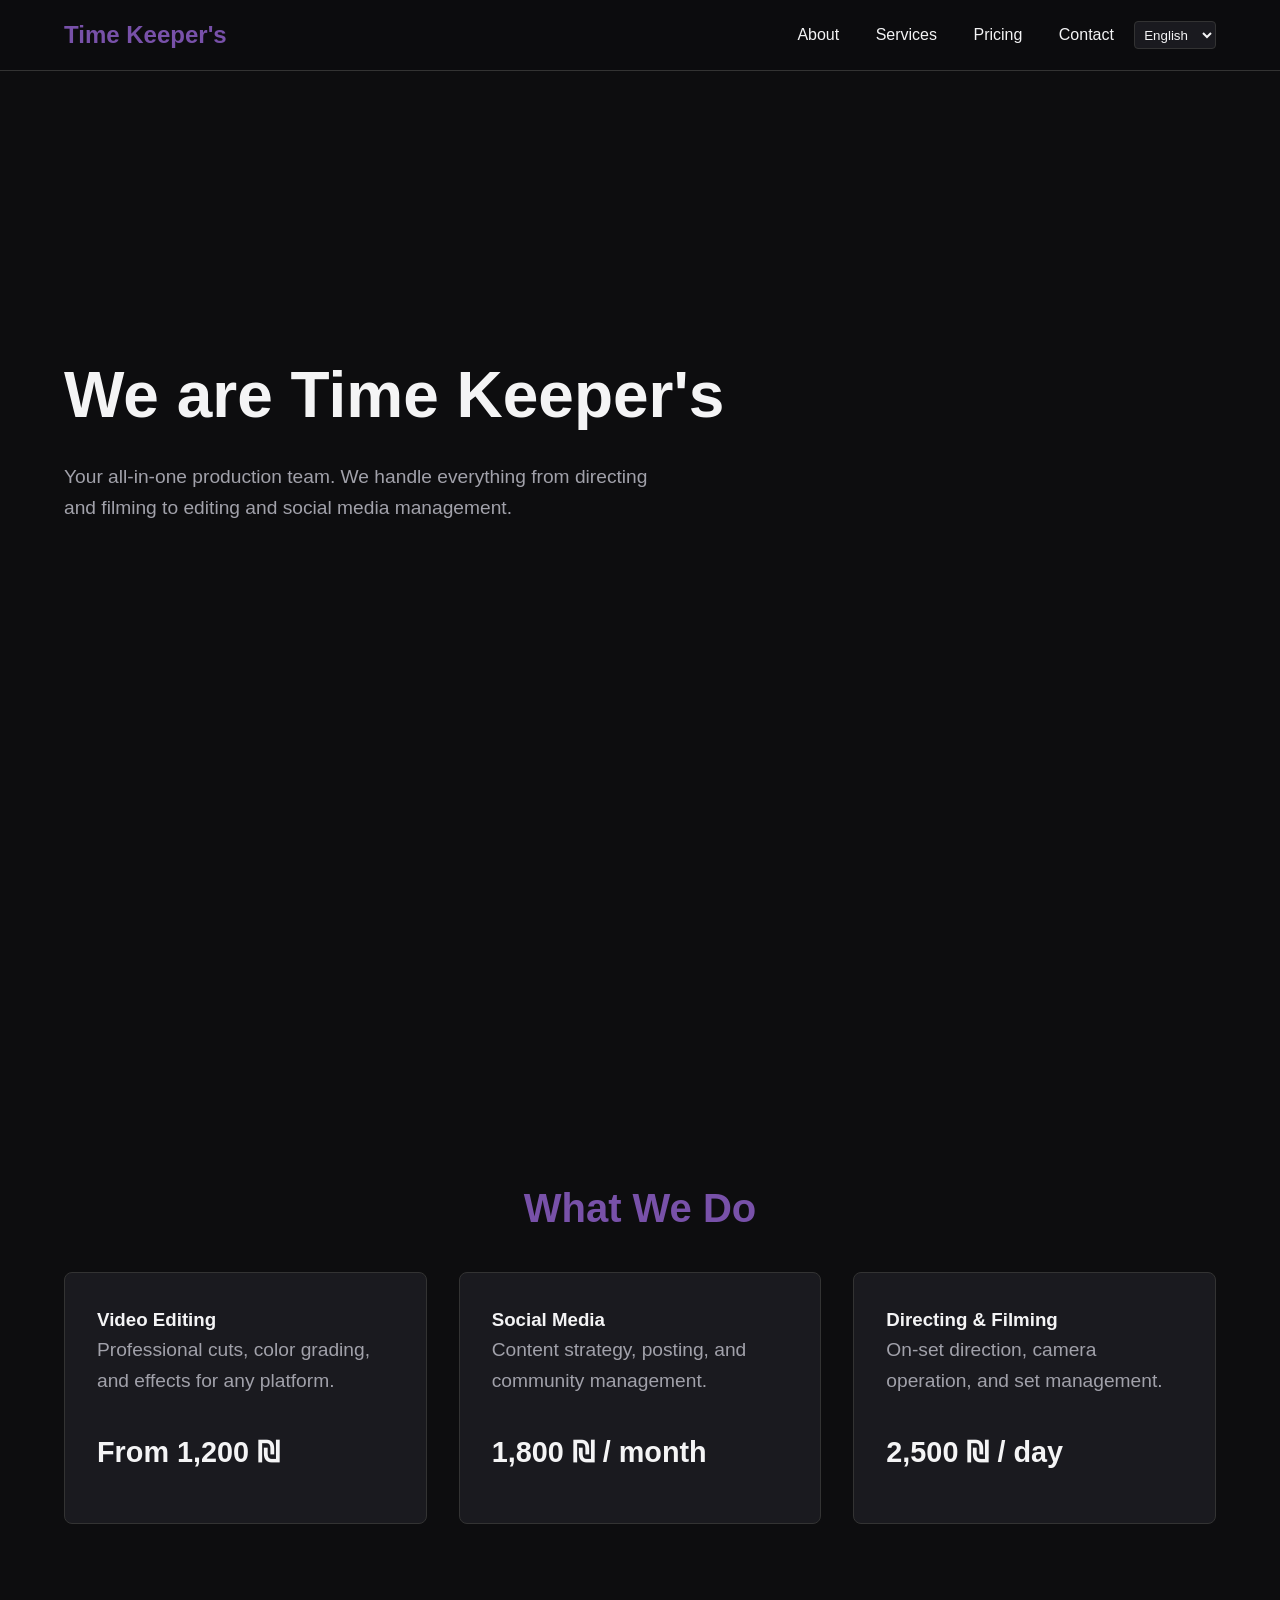
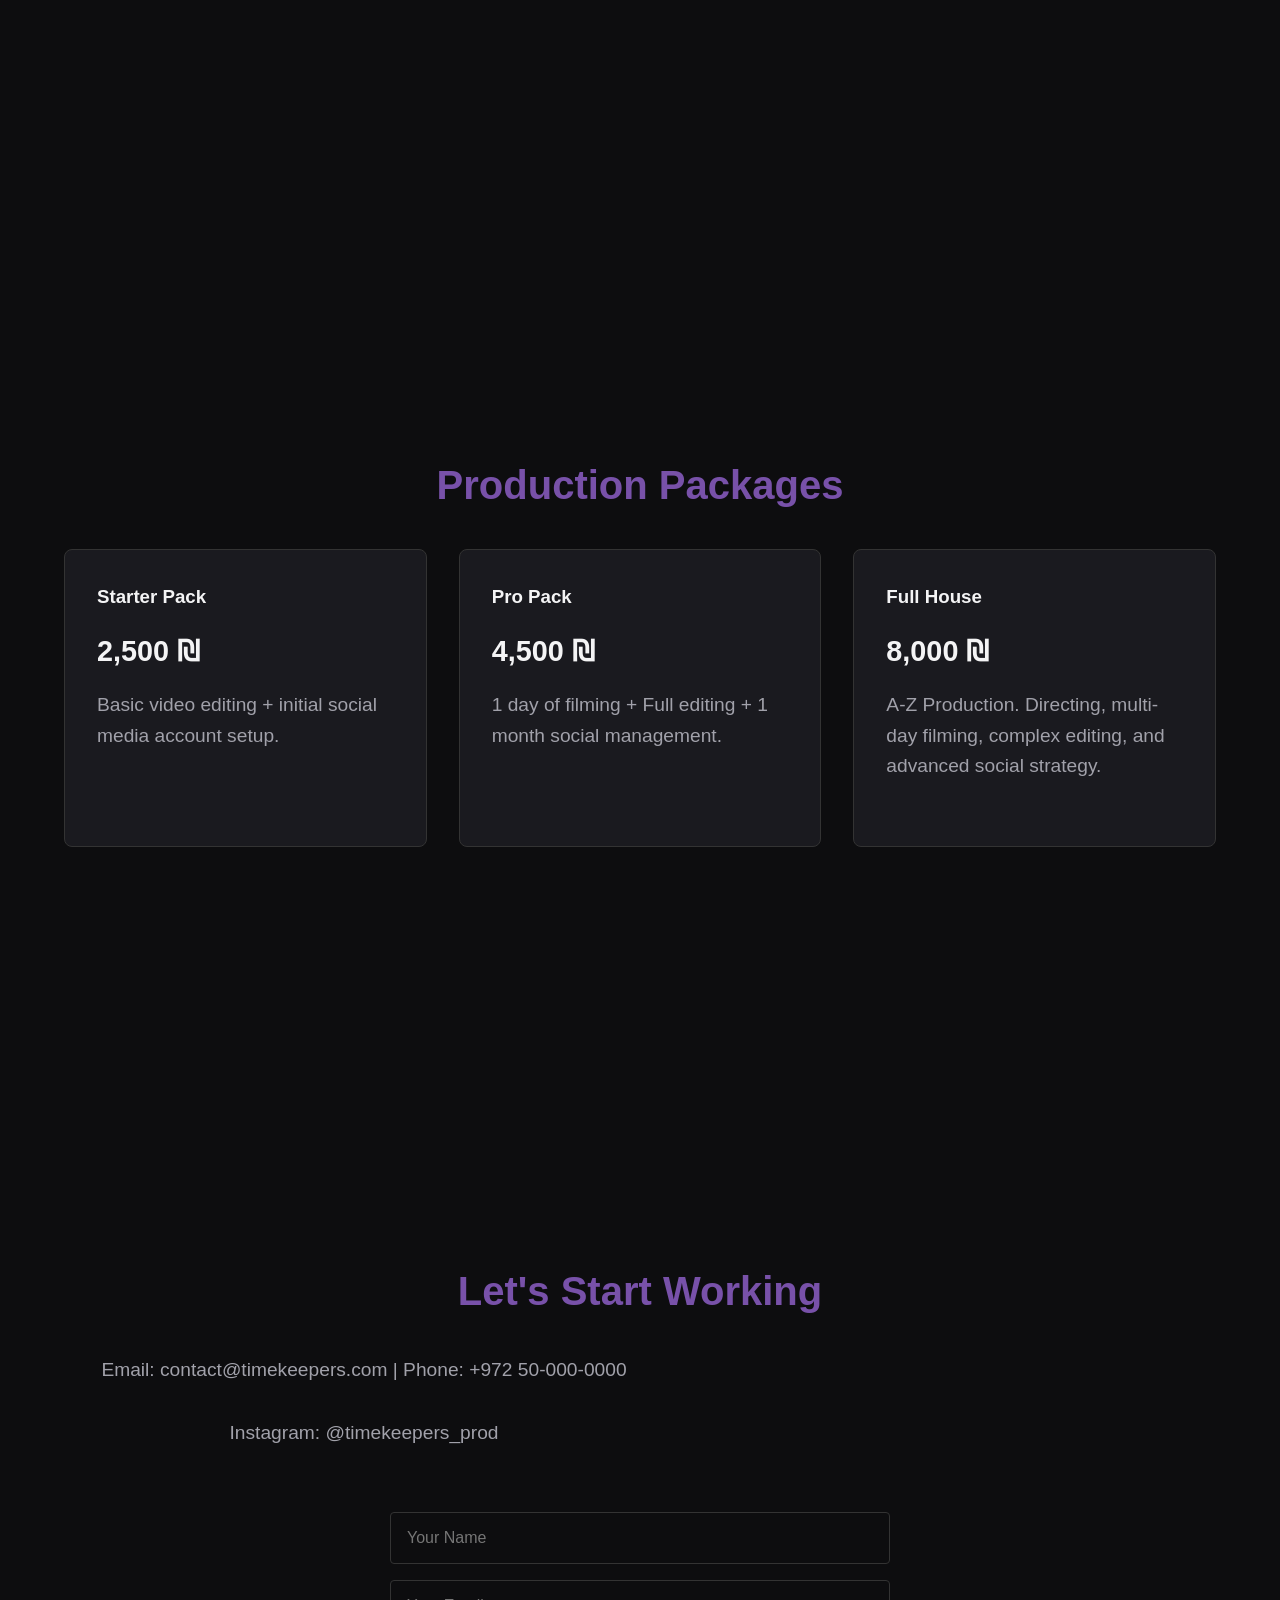
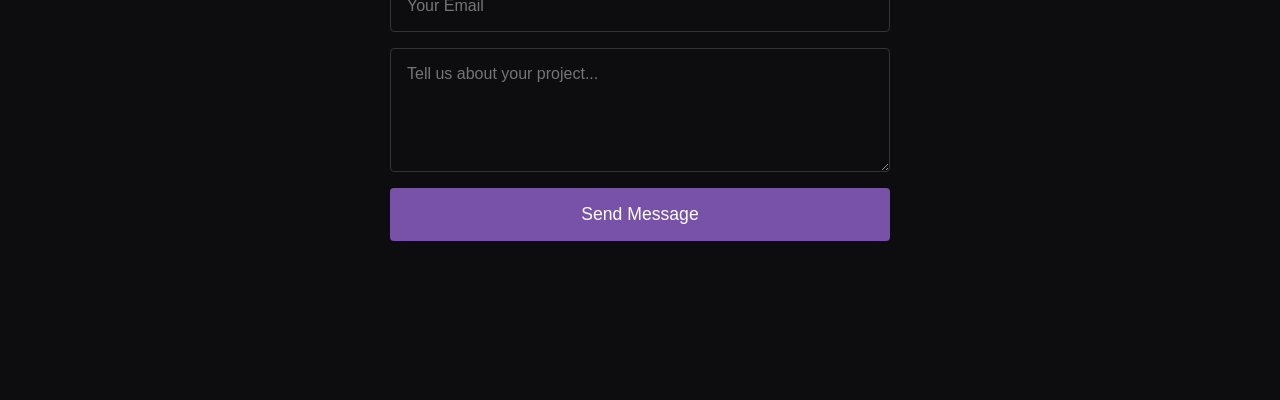
<file: Index.html>
<!DOCTYPE html>
<html lang="en">
<head>
    <meta charset="UTF-8">
    <meta name="viewport" content="width=device-width, initial-scale=1.0">
    <title>Time Keeper's | Production Team</title>
    <style>
        /* CSS styling */
        :root {
            --bg-color: #0d0d0f;
            --surface-color: #1a1a1f;
            --text-main: #f4f4f5;
            --text-muted: #a1a1aa;
            --accent-color: #7851A9; /* Cosmic Purple */
            --accent-hover: #5e3f84;
        }

        * {
            margin: 0;
            padding: 0;
            box-sizing: border-box;
            font-family: -apple-system, BlinkMacSystemFont, "Segoe UI", Roboto, Helvetica, Arial, sans-serif;
        }

        body {
            background-color: var(--bg-color);
            color: var(--text-main);
            line-height: 1.6;
            scroll-behavior: smooth;
        }

        /* Navigation */
        nav {
            position: fixed;
            top: 0;
            width: 100%;
            background: rgba(13, 13, 15, 0.9);
            backdrop-filter: blur(10px);
            padding: 1rem 5%;
            display: flex;
            justify-content: space-between;
            align-items: center;
            z-index: 1000;
            border-bottom: 1px solid #333;
        }

        .logo {
            font-size: 1.5rem;
            font-weight: bold;
            color: var(--accent-color);
        }

        .nav-links a {
            color: var(--text-main);
            text-decoration: none;
            margin-left: 2rem;
            transition: color 0.3s;
        }

        .nav-links a:hover {
            color: var(--accent-color);
        }

        .lang-switch {
            background: var(--surface-color);
            color: var(--text-main);
            border: 1px solid #333;
            padding: 0.3rem;
            border-radius: 4px;
            cursor: pointer;
            margin-left: 1rem;
        }

        /* Sections */
        section {
            padding: 100px 5%;
            min-height: 100vh;
            display: flex;
            flex-direction: column;
            justify-content: center;
        }

        h1 {
            font-size: 4rem;
            margin-bottom: 1rem;
        }

        h2 {
            font-size: 2.5rem;
            color: var(--accent-color);
            margin-bottom: 2rem;
            text-align: center;
        }

        p {
            color: var(--text-muted);
            font-size: 1.2rem;
            max-width: 600px;
            margin-bottom: 2rem;
        }

        /* Grids */
        .grid {
            display: grid;
            grid-template-columns: repeat(auto-fit, minmax(300px, 1fr));
            gap: 2rem;
            width: 100%;
            max-width: 1200px;
            margin: 0 auto;
        }

        .card {
            background: var(--surface-color);
            padding: 2rem;
            border-radius: 8px;
            border: 1px solid #333;
            transition: transform 0.3s;
        }

        .card:hover {
            transform: translateY(-5px);
            border-color: var(--accent-color);
        }

        .price-tag {
            font-size: 1.8rem;
            font-weight: bold;
            color: var(--text-main);
            margin: 1rem 0;
        }

        /* Contact Form */
        form {
            display: flex;
            flex-direction: column;
            gap: 1rem;
            max-width: 500px;
            margin: 0 auto;
            width: 100%;
        }

        input, textarea {
            background: var(--bg-color);
            border: 1px solid #333;
            color: var(--text-main);
            padding: 1rem;
            border-radius: 4px;
            font-size: 1rem;
        }

        input:focus, textarea:focus {
            outline: none;
            border-color: var(--accent-color);
        }

        button {
            background: var(--accent-color);
            color: white;
            border: none;
            padding: 1rem;
            border-radius: 4px;
            font-size: 1.1rem;
            cursor: pointer;
            transition: background 0.3s;
        }

        button:hover {
            background: var(--accent-hover);
        }

        .contact-info {
            text-align: center;
            margin-bottom: 2rem;
        }

        /* RTL support for Hebrew */
        [dir="rtl"] {
            text-align: right;
        }
        [dir="rtl"] .nav-links a {
            margin-left: 0;
            margin-right: 2rem;
        }
    </style>
</head>
<body>

    <nav>
        <div class="logo">Time Keeper's</div>
        <div class="nav-links">
            <a href="#about" class="lang" data-en="About" data-he="אודות" data-ru="О нас">About</a>
            <a href="#services" class="lang" data-en="Services" data-he="שירותים" data-ru="Услуги">Services</a>
            <a href="#pricing" class="lang" data-en="Pricing" data-he="מחירון" data-ru="Цены">Pricing</a>
            <a href="#contact" class="lang" data-en="Contact" data-he="צור קשר" data-ru="Контакты">Contact</a>
            <select class="lang-switch" onchange="changeLanguage(this.value)">
                <option value="en">English</option>
                <option value="he">עברית</option>
                <option value="ru">Русский</option>
            </select>
        </div>
    </nav>

    <section id="about">
        <h1 class="lang" data-en="We are Time Keeper's" data-he="אנחנו שומרי הזמן" data-ru="Мы - Time Keeper's">We are Time Keeper's</h1>
        <p class="lang" data-en="Your all-in-one production team. We handle everything from directing and filming to editing and social media management." data-he="צוות ההפקה המלא שלך. אנחנו מטפלים בהכל - מבימוי וצילום ועד עריכה וניהול רשתות חברתיות." data-ru="Ваша универсальная продакшн-команда. Мы занимаемся всем: от режиссуры и съемок до монтажа и ведения соцсетей.">Your all-in-one production team. We handle everything from directing and filming to editing and social media management.</p>
    </section>

    <section id="services">
        <h2 class="lang" data-en="What We Do" data-he="מה אנחנו עושים" data-ru="Что мы делаем">What We Do</h2>
        <div class="grid">
            <div class="card">
                <h3 class="lang" data-en="Video Editing" data-he="עריכת וידאו" data-ru="Видеомонтаж">Video Editing</h3>
                <p class="lang" data-en="Professional cuts, color grading, and effects for any platform." data-he="חיתוכים מקצועיים, תיקוני צבע ואפקטים לכל פלטפורמה." data-ru="Профессиональный монтаж, цветокоррекция и эффекты для любой платформы.">Professional cuts, color grading, and effects for any platform.</p>
                <div class="price-tag lang" data-en="From 1,200 ₪" data-he="החל מ-1,200 ₪" data-ru="От 1,200 ₪">From 1,200 ₪</div>
            </div>
            <div class="card">
                <h3 class="lang" data-en="Social Media" data-he="ניהול רשתות חברתיות" data-ru="Социальные сети">Social Media</h3>
                <p class="lang" data-en="Content strategy, posting, and community management." data-he="אסטרטגיית תוכן, פרסום וניהול קהילה." data-ru="Контент-стратегия, публикации и управление сообществом.">Content strategy, posting, and community management.</p>
                <div class="price-tag lang" data-en="1,800 ₪ / month" data-he="1,800 ₪ / חודש" data-ru="1,800 ₪ / месяц">1,800 ₪ / month</div>
            </div>
            <div class="card">
                <h3 class="lang" data-en="Directing & Filming" data-he="בימוי וצילום" data-ru="Режиссура и Съемка">Directing & Filming</h3>
                <p class="lang" data-en="On-set direction, camera operation, and set management." data-he="בימוי על הסט, תפעול מצלמה וניהול הפקה." data-ru="Режиссура на площадке, операторская работа и управление процессом.">On-set direction, camera operation, and set management.</p>
                <div class="price-tag lang" data-en="2,500 ₪ / day" data-he="2,500 ₪ / יום" data-ru="2,500 ₪ / день">2,500 ₪ / day</div>
            </div>
        </div>
    </section>

    <section id="pricing">
        <h2 class="lang" data-en="Production Packages" data-he="חבילות הפקה" data-ru="Пакеты услуг">Production Packages</h2>
        <div class="grid">
            <div class="card">
                <h3 class="lang" data-en="Starter Pack" data-he="חבילת בסיס" data-ru="Базовый пакет">Starter Pack</h3>
                <div class="price-tag">2,500 ₪</div>
                <p class="lang" data-en="Basic video editing + initial social media account setup." data-he="עריכת וידאו בסיסית + הקמת חשבונות רשתות חברתיות." data-ru="Базовый видеомонтаж + начальная настройка соцсетей.">Basic video editing + initial social media account setup.</p>
            </div>
            <div class="card">
                <h3 class="lang" data-en="Pro Pack" data-he="חבילת פרו" data-ru="Пакет Про">Pro Pack</h3>
                <div class="price-tag">4,500 ₪</div>
                <p class="lang" data-en="1 day of filming + Full editing + 1 month social management." data-he="יום צילום 1 + עריכה מלאה + חודש ניהול רשתות." data-ru="1 день съемок + Полный монтаж + 1 месяц ведения соцсетей.">1 day of filming + Full editing + 1 month social management.</p>
            </div>
            <div class="card">
                <h3 class="lang" data-en="Full House" data-he="הפקת פרימיום" data-ru="Полный цикл">Full House</h3>
                <div class="price-tag">8,000 ₪</div>
                <p class="lang" data-en="A-Z Production. Directing, multi-day filming, complex editing, and advanced social strategy." data-he="הפקת מאלף ועד תו. בימוי, מספר ימי צילום, עריכה מורכבת ואסטרטגיה מתקדמת." data-ru="Продакшн от А до Я. Режиссура, несколько дней съемок, сложный монтаж и продвинутая стратегия.">A-Z Production. Directing, multi-day filming, complex editing, and advanced social strategy.</p>
            </div>
        </div>
    </section>

    <section id="contact">
        <h2 class="lang" data-en="Let's Start Working" data-he="בואו נתחיל לעבוד" data-ru="Давайте работать">Let's Start Working</h2>
        <div class="contact-info">
            <p>Email: contact@timekeepers.com | Phone: +972 50-000-0000</p>
            <p>Instagram: @timekeepers_prod</p>
        </div>
        
        <form action="https://formspree.io/f/YOUR_FORM_ID" method="POST">
            <input type="text" name="name" required placeholder="Your Name" class="lang-placeholder" data-en="Your Name" data-he="השם שלך" data-ru="Ваше имя">
            <input type="email" name="email" required placeholder="Your Email" class="lang-placeholder" data-en="Your Email" data-he="האימייל שלך" data-ru="Ваш Email">
            <textarea name="message" rows="5" required placeholder="Tell us about your project..." class="lang-placeholder" data-en="Tell us about your project..." data-he="ספר לנו על הפרויקט שלך..." data-ru="Расскажите о вашем проекте..."></textarea>
            <button type="submit" class="lang" data-en="Send Message" data-he="שלח הודעה" data-ru="Отправить сообщение">Send Message</button>
        </form>
    </section>

    <script>
        function changeLanguage(lang) {
            // Set text direction for Hebrew
            if (lang === 'he') {
                document.documentElement.setAttribute('dir', 'rtl');
            } else {
                document.documentElement.setAttribute('dir', 'ltr');
            }
            
            // Update standard text
            const elements = document.querySelectorAll('.lang');
            elements.forEach(el => {
                el.innerText = el.getAttribute(`data-${lang}`);
            });

            // Update placeholders in the form
            const placeholders = document.querySelectorAll('.lang-placeholder');
            placeholders.forEach(el => {
                el.placeholder = el.getAttribute(`data-${lang}`);
            });
        }
    </script>
</body>
</html>
</file>
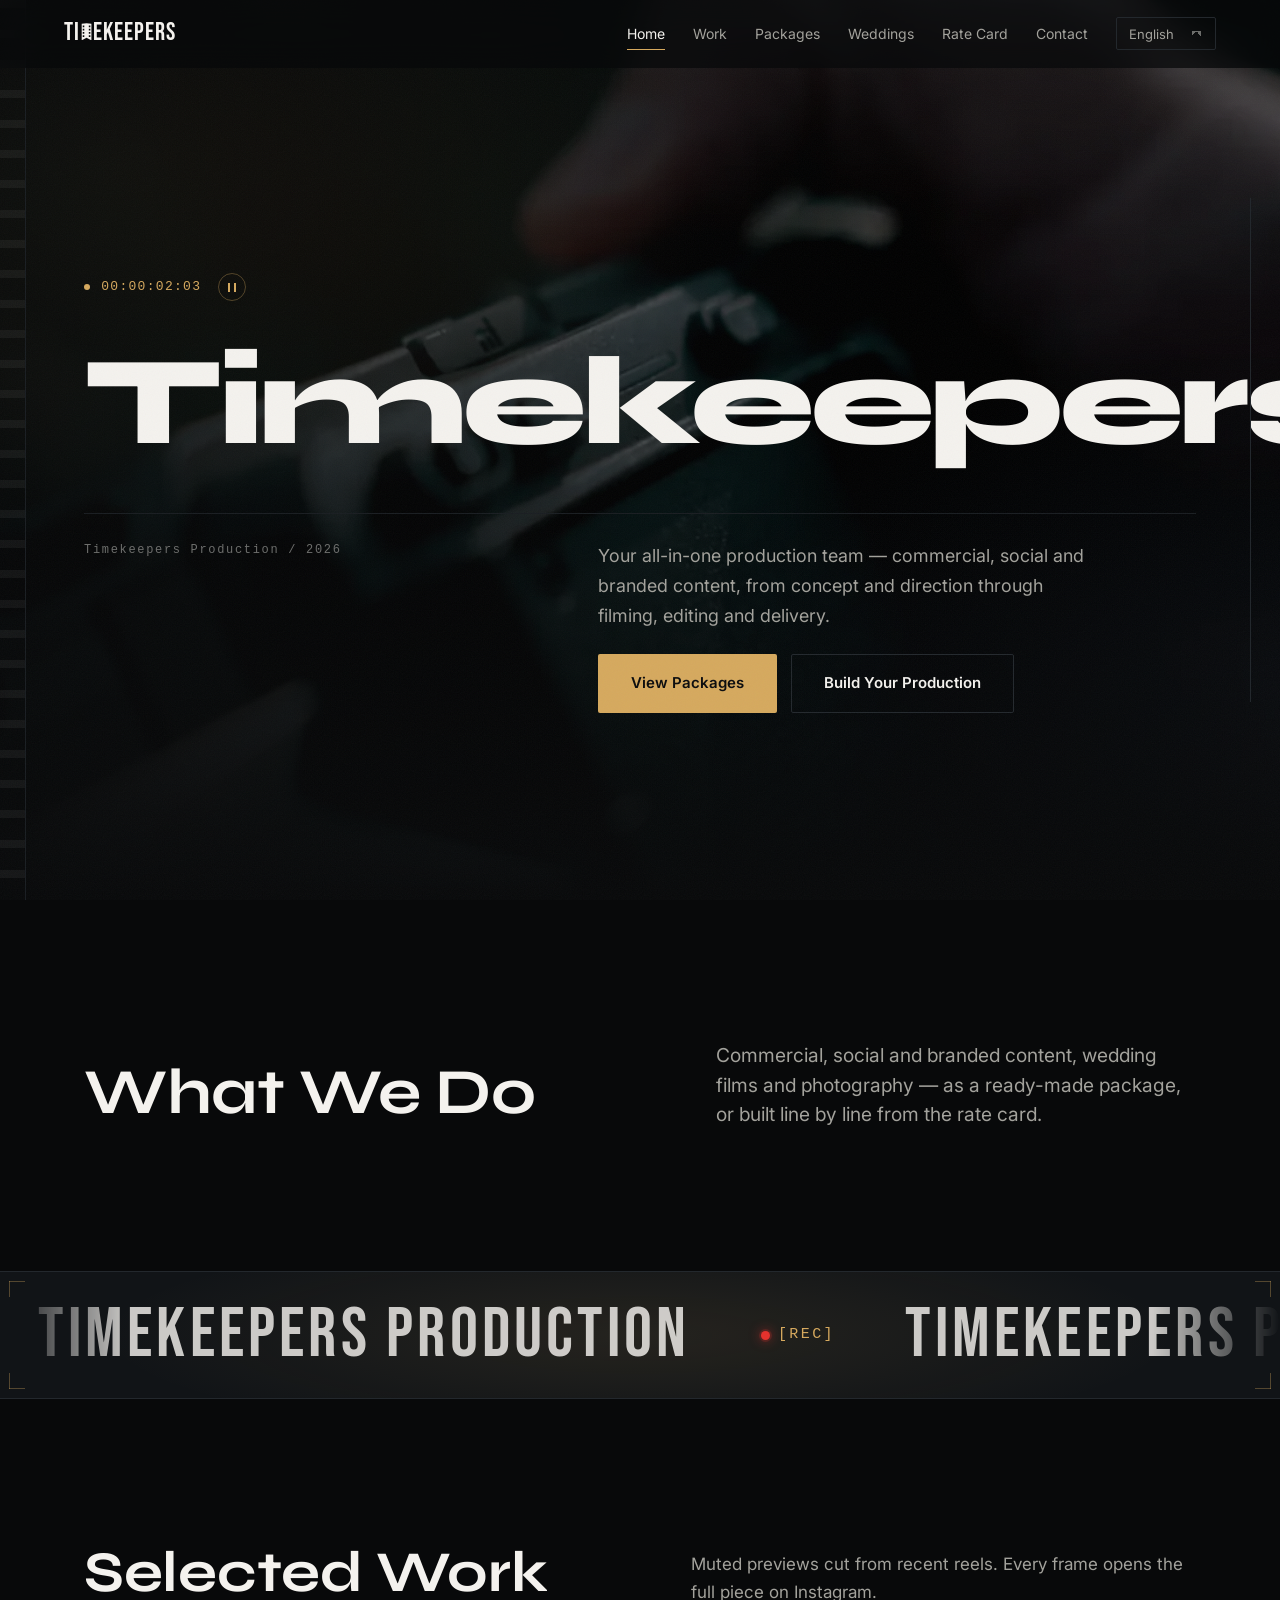
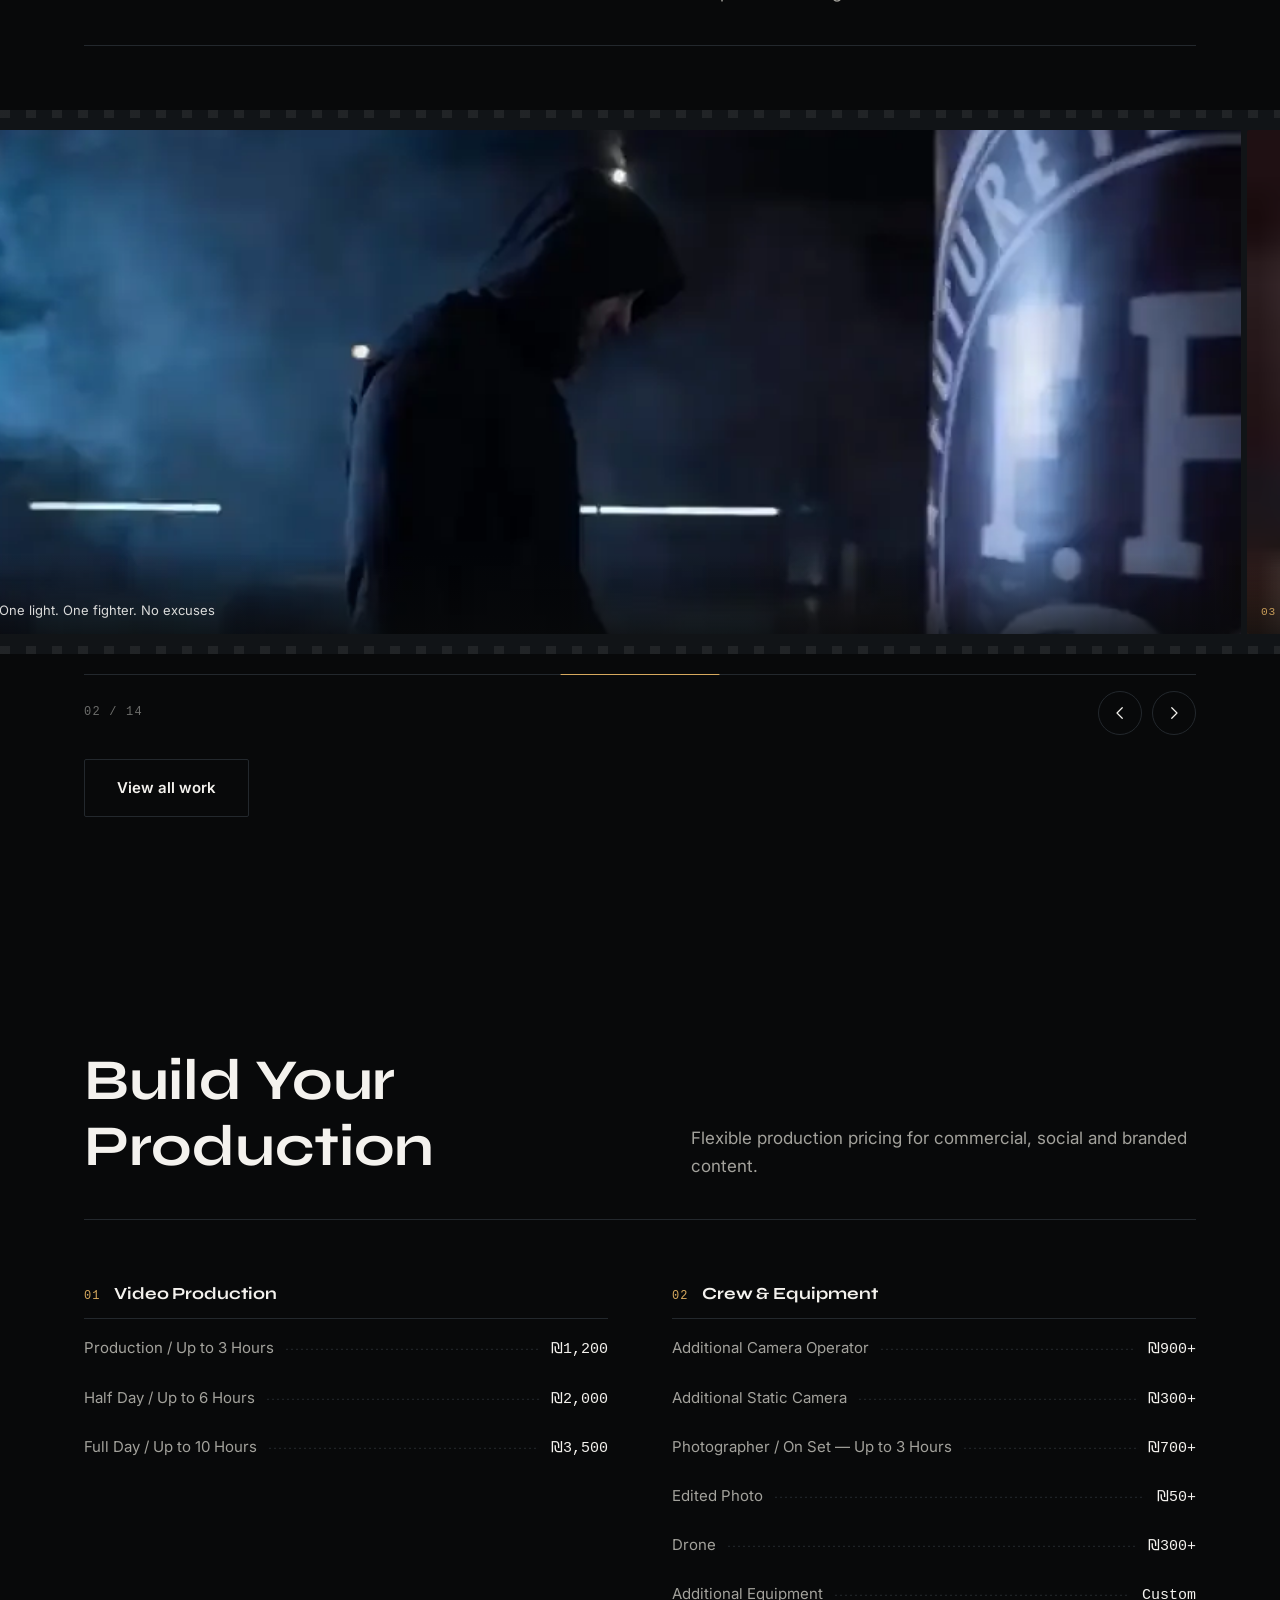
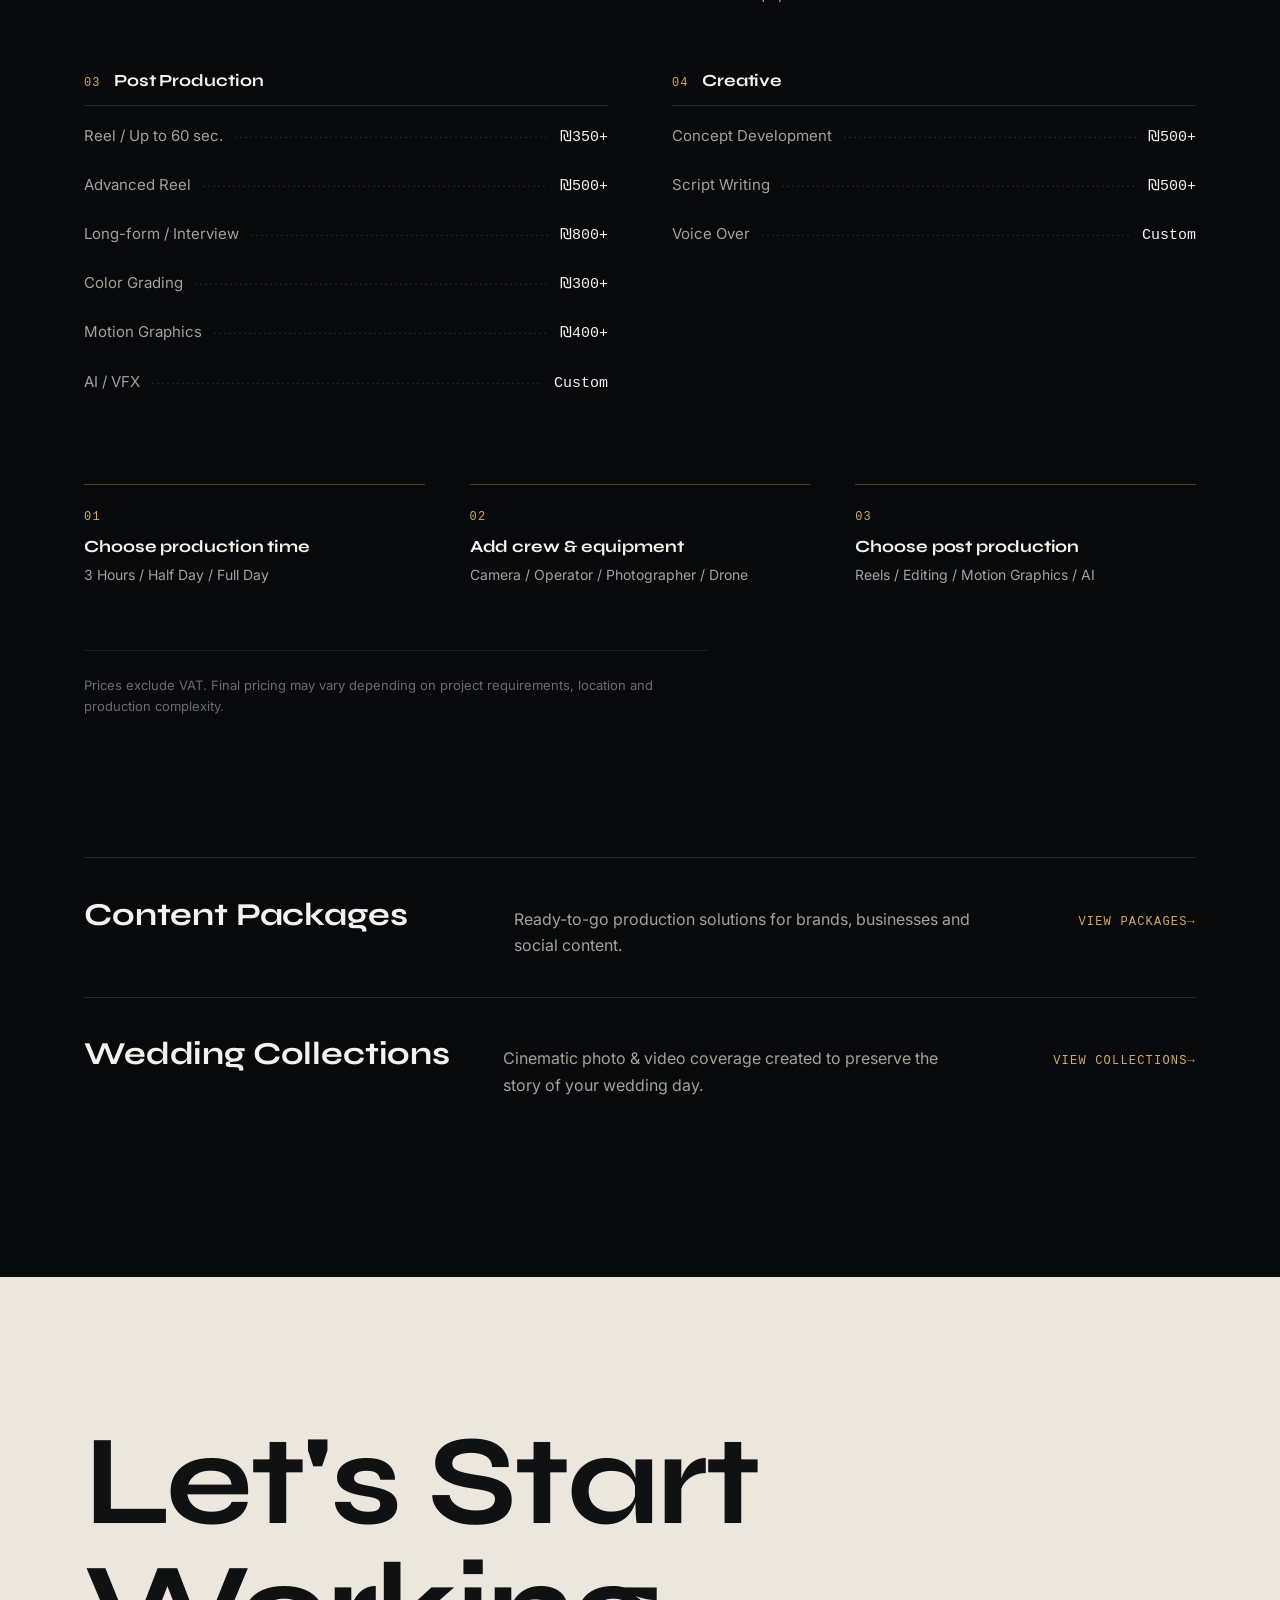
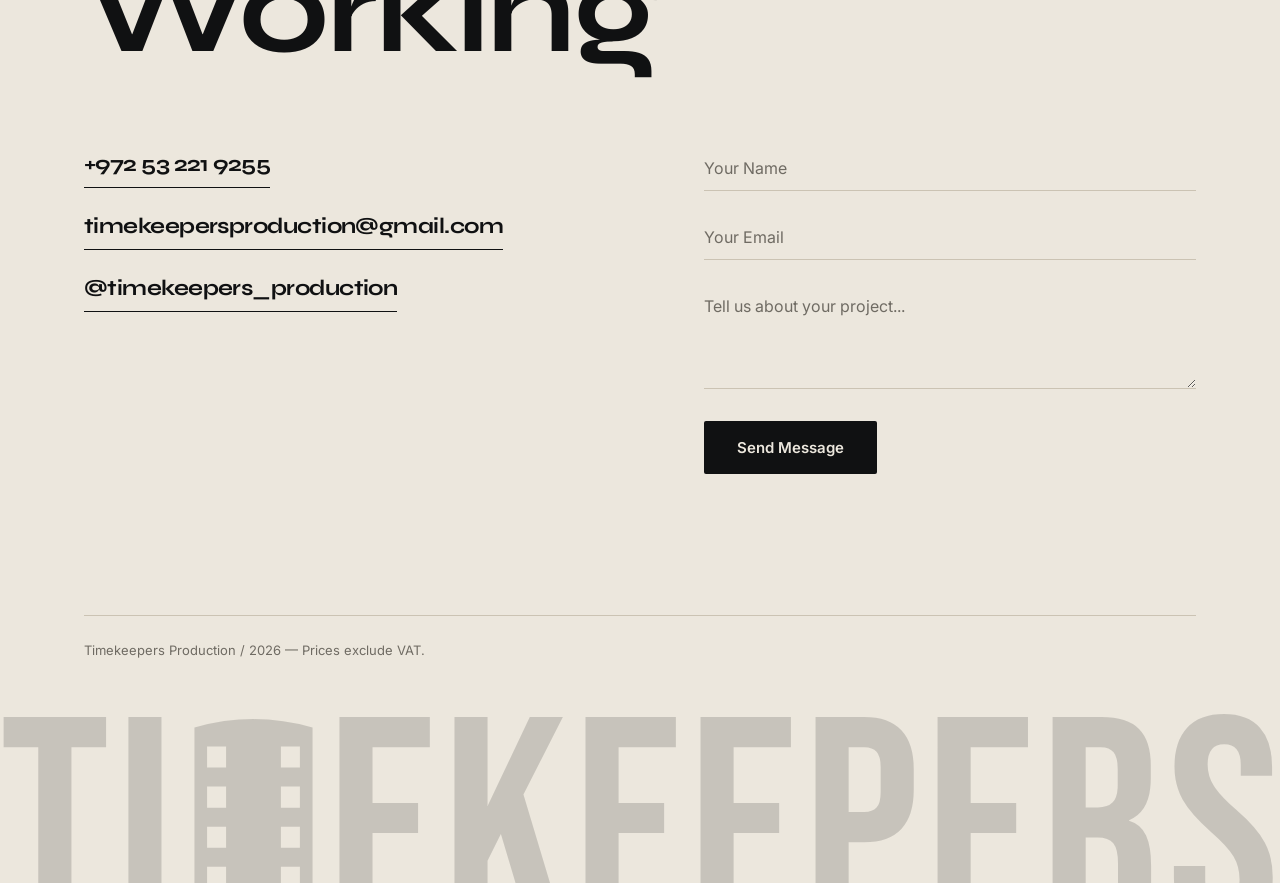
<file: index.html>
<!DOCTYPE html>
<html lang="en">
<head>
<meta charset="UTF-8">
<meta name="viewport" content="width=device-width, initial-scale=1.0">
<title>Timekeepers | Video, Photo &amp; Content</title>
<meta name="description" content="Timekeepers Production — commercial, social and branded content, wedding films and photography. Content packages, wedding collections and a flexible 2026 rate card.">
<meta name="theme-color" content="#08090a">
<link rel="icon" type="image/svg+xml" href="data:image/svg+xml,%3Csvg xmlns='http://www.w3.org/2000/svg' viewBox='0 0 64 64'%3E%3Crect width='64' height='64' rx='12' fill='%2308090a'/%3E%3Cpath transform='translate(17 8) scale(.47)' fill='%23f4f2ee' fill-rule='evenodd' d='M4 5Q32-3 60 5V100L32 85 4 100ZM10 14h9v10h-9zM45 14h9v10h-9zM10 33h9v10h-9zM45 33h9v10h-9zM10 52h9v10h-9zM45 52h9v10h-9zM10 71h9v10h-9zM45 71h9v10h-9z'/%3E%3C/svg%3E">

<!-- Gates every entrance animation. Without JS the page renders complete
     and static, never stranded at opacity 0. -->
<script>document.documentElement.className += ' js';</script>

<link rel="preload" as="image" href="assets/hero/poster.webp" fetchpriority="high">
<link rel="preconnect" href="https://fonts.googleapis.com">
<link rel="preconnect" href="https://fonts.gstatic.com" crossorigin>
<link rel="stylesheet" href="https://fonts.googleapis.com/css2?family=Bebas+Neue&family=Inter:wght@400;500;600&family=Rubik:wght@400;500;700&family=Syne:wght@700;800&display=swap">
<link rel="stylesheet" href="assets/css/site.css">
</head>
<body>

<a class="skip lang" href="#main" data-en="Skip to content" data-he="דילוג לתוכן" data-ru="Перейти к содержанию">Skip to content</a>

<div class="grain" aria-hidden="true"></div>

<div class="rail" aria-hidden="true"><div class="rail-fill" id="railFill"></div></div>

<nav class="nav" id="nav">
    <a class="logo" href="index.html" aria-label="Timekeepers Production">TI<svg class="mark" viewBox="0 0 64 100" aria-hidden="true" focusable="false"><path fill-rule="evenodd" d="M4 5Q32-3 60 5V100L32 85 4 100ZM10 14h9v10h-9zM45 14h9v10h-9zM10 33h9v10h-9zM45 33h9v10h-9zM10 52h9v10h-9zM45 52h9v10h-9zM10 71h9v10h-9zM45 71h9v10h-9z"/></svg>EKEEPERS</a>

    <button class="nav-toggle lang-aria" id="navToggle" type="button" aria-expanded="false" aria-controls="navLinks"
            data-en="Menu" data-he="תפריט" data-ru="Меню" aria-label="Menu">
        <span></span><span></span>
    </button>

    <!-- Site menu: one entry per page, or per anchor on the home page.
         To add a page, follow README.md and add its link here on every page.
         The current page is marked by site.js (aria-current="page"). -->
    <div class="nav-links" id="navLinks">
        <a href="index.html" class="lang" data-en="Home" data-he="בית" data-ru="Главная">Home</a>
        <a href="works.html" class="lang" data-en="Work" data-he="עבודות" data-ru="Работы">Work</a>
        <a href="packages.html" class="lang" data-en="Packages" data-he="חבילות" data-ru="Пакеты">Packages</a>
        <a href="weddings.html" class="lang" data-en="Weddings" data-he="חתונות" data-ru="Свадьбы">Weddings</a>
        <a href="index.html#ratecard" class="lang" data-en="Rate Card" data-he="מחירון" data-ru="Прайс">Rate Card</a>
        <a href="#contact" class="lang" data-en="Contact" data-he="צור קשר" data-ru="Контакты">Contact</a>
        <select class="lang-switch lang-aria" id="langSwitch" onchange="changeLanguage(this.value)"
                data-en="Language" data-he="שפה" data-ru="Язык" aria-label="Language">
            <option value="en">English</option>
            <option value="he">עברית</option>
            <option value="ru">Русский</option>
        </select>
    </div>
</nav>

<main id="main">

<!-- ══════════ THE OPENING ══════════ -->
<header class="hero" id="about" data-reveal>
    <div class="hero-film" aria-hidden="true" style="--blur:url('[data-uri]')">
        <video class="hero-video" id="heroVideo" muted playsinline loop preload="none" poster="assets/hero/poster.webp" width="1276" height="720"
               data-src-lg="assets/hero/loop-1280.mp4" data-src-sm="assets/hero/loop-640.mp4" tabindex="-1"></video>
    </div>
    <div class="hero-light" aria-hidden="true"></div>
    <div class="hero-vignette" aria-hidden="true"></div>
    <div class="filmedge" id="filmedge" aria-hidden="true"></div>

    <div class="wrap">
        <div class="hero-hud fade" style="--i:0">
            <span class="dot" aria-hidden="true"></span><span id="tc" aria-hidden="true">00:00:00:00</span>
            <button class="hero-ctl" id="heroCtl" type="button" aria-pressed="false" aria-label="Pause background video" hidden><span class="ico" aria-hidden="true"></span></button>
        </div>

        <h1 class="display lang" data-split style="--lag:120ms"
            data-en="Timekeepers" data-he="Timekeepers" data-ru="Timekeepers">Timekeepers</h1>

        <div class="hero-foot">
            <div class="slate fade" style="--i:6">Timekeepers Production / 2026</div>
            <div>
                <p class="hero-lede lang fade" style="--i:5"
                   data-en="Your all-in-one production team — commercial, social and branded content, from concept and direction through filming, editing and delivery."
                   data-he="צוות ההפקה המלא שלכם — תוכן מסחרי, שיווקי ולרשתות החברתיות, מקונספט ובימוי ועד צילום, עריכה ומסירה."
                   data-ru="Ваша универсальная продакшн-команда — коммерческий, рекламный и социальный контент: от концепции и режиссуры до съёмки, монтажа и сдачи проекта.">Your all-in-one production team — commercial, social and branded content, from concept and direction through filming, editing and delivery.</p>
                <div class="hero-actions fade" style="--i:7">
                    <a href="packages.html" class="btn btn-solid lang" data-en="View Packages" data-he="לצפייה בחבילות" data-ru="Смотреть пакеты">View Packages</a>
                    <a href="#ratecard" class="btn btn-line lang" data-en="Build Your Production" data-he="בנו את ההפקה שלכם" data-ru="Соберите свой продакшн">Build Your Production</a>
                </div>
            </div>
        </div>
    </div>
</header>

<!-- ══════════ WHAT WE DO ══════════ -->
<section class="band" id="services">
    <div class="wrap">
        <!-- What We Do: title and statement side by side (stacked on phones). -->
        <div class="wwd" data-reveal>
            <div class="wwd-head">
                <h2 class="lang" data-split data-en="What We Do" data-he="מה אנחנו עושים" data-ru="Что мы делаем">What We Do</h2>
                <p class="wwd-lede fade lang" style="--i:1;--lag:120ms"
                   data-en="Commercial, social and branded content, wedding films and photography — as a ready-made package, or built line by line from the rate card."
                   data-he="תוכן מסחרי, שיווקי ולרשתות החברתיות, סרטי חתונה וצילום — כחבילה מוכנה, או בהרכבה שורה אחר שורה מהמחירון."
                   data-ru="Коммерческий, социальный и брендовый контент, свадебные фильмы и фотография — готовым пакетом или по позициям из прайса.">Commercial, social and branded content, wedding films and photography — as a ready-made package, or built line by line from the rate card.</p>
            </div>
        </div>
    </div>
</section>

<!-- ══════════ TICKER: the recording light between the two ══════════ -->
<div class="ticker" aria-hidden="true">
    <div class="ticker-viewport">
        <div class="ticker-track">
        <div class="ticker-run">
            <span class="ticker-word">Timekeepers Production</span><span class="ticker-rec"><i class="rec-dot"></i>[REC]</span>
            <span class="ticker-word">Timekeepers Production</span><span class="ticker-rec"><i class="rec-dot"></i>[REC]</span>
            <span class="ticker-word">Timekeepers Production</span><span class="ticker-rec"><i class="rec-dot"></i>[REC]</span>
            <span class="ticker-word">Timekeepers Production</span><span class="ticker-rec"><i class="rec-dot"></i>[REC]</span>
            <span class="ticker-word">Timekeepers Production</span><span class="ticker-rec"><i class="rec-dot"></i>[REC]</span>
        </div>
        <div class="ticker-run">
            <span class="ticker-word">Timekeepers Production</span><span class="ticker-rec"><i class="rec-dot"></i>[REC]</span>
            <span class="ticker-word">Timekeepers Production</span><span class="ticker-rec"><i class="rec-dot"></i>[REC]</span>
            <span class="ticker-word">Timekeepers Production</span><span class="ticker-rec"><i class="rec-dot"></i>[REC]</span>
            <span class="ticker-word">Timekeepers Production</span><span class="ticker-rec"><i class="rec-dot"></i>[REC]</span>
            <span class="ticker-word">Timekeepers Production</span><span class="ticker-rec"><i class="rec-dot"></i>[REC]</span>
        </div>
        </div>
    </div>
</div>

<!-- ══════════ THE SHOWCASE: SELECTED WORK ══════════ -->
<section class="band band--work" id="work">
    <div class="wrap">
        <div class="head" data-reveal>
            <h2 class="lang" data-split data-en="Selected Work" data-he="עבודות נבחרות" data-ru="Избранные работы">Selected Work</h2>
            <p class="lede fade lang" style="--lag:160ms"
               data-en="Muted previews cut from recent reels. Every frame opens the full piece on Instagram."
               data-he="תצוגות מקדימות ללא קול מהרילסים האחרונים. כל פריים פותח את העבודה המלאה באינסטגרם."
               data-ru="Беззвучные превью из последних Reels. Каждый кадр открывает полную работу в Instagram.">Muted previews cut from recent reels. Every frame opens the full piece on Instagram.</p>
        </div>
    </div>

    <div class="strip-shell" data-reveal>
        <div class="strip fade lang-aria" id="strip" role="region" tabindex="0" aria-label="Selected work, scrolls sideways"
             data-en="Selected work, scrolls sideways" data-he="עבודות נבחרות, גלילה לצדדים" data-ru="Избранные работы, горизонтальная прокрутка">
            <a class="frame" href="https://www.instagram.com/reel/DRc6xPBjAR6/" target="_blank" rel="noopener"
               style="--ar:540/960;--blur:url('[data-uri]')" data-video="assets/work/visions.mp4">
                <img src="assets/work/visions.webp" width="540" height="960" alt="" loading="lazy" decoding="async">
                <video muted playsinline loop preload="none" aria-hidden="true" tabindex="-1"></video>
                <span class="frame-cap"><span class="frame-idx" aria-hidden="true">01</span><span class="lang" data-en="Where visions become reality" data-he="איפה שחזון הופך למציאות" data-ru="Где замыслы становятся реальностью">Where visions become reality</span><span class="vh lang" data-en=" — opens on Instagram" data-he=" — נפתח באינסטגרם" data-ru=" — откроется в Instagram"> — opens on Instagram</span></span>
            </a>
            <a class="frame" href="https://www.instagram.com/reel/DSzwzA8DDgp/" target="_blank" rel="noopener"
               style="--ar:854/336;--blur:url('[data-uri]')" data-video="assets/work/fighter.mp4">
                <img src="assets/work/fighter.webp" width="854" height="336" alt="" loading="lazy" decoding="async">
                <video muted playsinline loop preload="none" aria-hidden="true" tabindex="-1"></video>
                <span class="frame-cap"><span class="frame-idx" aria-hidden="true">02</span><span class="lang" data-en="One light. One fighter. No excuses" data-he="אור אחד. לוחם אחד. בלי תירוצים" data-ru="Один свет. Один боец. Без оправданий">One light. One fighter. No excuses</span><span class="vh lang" data-en=" — opens on Instagram" data-he=" — נפתח באינסטגרם" data-ru=" — откроется в Instagram"> — opens on Instagram</span></span>
            </a>
            <a class="frame" href="https://www.instagram.com/reel/DTWGAycjH8X/" target="_blank" rel="noopener"
               style="--ar:540/960;--blur:url('[data-uri]')" data-video="assets/work/barbershop.mp4">
                <img src="assets/work/barbershop.webp" width="540" height="960" alt="" loading="lazy" decoding="async">
                <video muted playsinline loop preload="none" aria-hidden="true" tabindex="-1"></video>
                <span class="frame-cap"><span class="frame-idx" aria-hidden="true">03</span><span class="lang" data-en="Precision. Style. Atmosphere." data-he="דיוק. סטייל. אווירה." data-ru="Точность. Стиль. Атмосфера.">Precision. Style. Atmosphere.</span><span class="vh lang" data-en=" — opens on Instagram" data-he=" — נפתח באינסטגרם" data-ru=" — откроется в Instagram"> — opens on Instagram</span></span>
            </a>
            <a class="frame" href="https://www.instagram.com/reel/DSNvHfzAqDl/" target="_blank" rel="noopener"
               style="--ar:540/960;--blur:url('[data-uri]')" data-video="assets/work/barista.mp4">
                <img src="assets/work/barista.webp" width="540" height="960" alt="" loading="lazy" decoding="async">
                <video muted playsinline loop preload="none" aria-hidden="true" tabindex="-1"></video>
                <span class="frame-cap"><span class="frame-idx" aria-hidden="true">04</span><span class="lang" data-en="Where moments become cinema" data-he="איפה שרגעים הופכים לקולנוע" data-ru="Где мгновения становятся кино">Where moments become cinema</span><span class="vh lang" data-en=" — opens on Instagram" data-he=" — נפתח באינסטגרם" data-ru=" — откроется в Instagram"> — opens on Instagram</span></span>
            </a>
            <a class="frame" href="https://www.instagram.com/reel/DTINlVzDJuV/" target="_blank" rel="noopener"
               style="--ar:854/480;--blur:url('[data-uri]')" data-video="assets/work/frame.mp4">
                <img src="assets/work/frame.webp" width="854" height="480" alt="" loading="lazy" decoding="async">
                <video muted playsinline loop preload="none" aria-hidden="true" tabindex="-1"></video>
                <span class="frame-cap"><span class="frame-idx" aria-hidden="true">05</span><span class="lang" data-en="Running through a frame called now" data-he="רצים דרך פריים שנקרא עכשיו" data-ru="Бежим сквозь кадр по имени «сейчас»">Running through a frame called now</span><span class="vh lang" data-en=" — opens on Instagram" data-he=" — נפתח באינסטגרם" data-ru=" — откроется в Instagram"> — opens on Instagram</span></span>
            </a>
            <a class="frame" href="https://www.instagram.com/reel/DSRrBYUDDw0/" target="_blank" rel="noopener"
               style="--ar:540/960;--blur:url('[data-uri]')" data-video="assets/work/mornings.mp4">
                <img src="assets/work/mornings.webp" width="540" height="960" alt="" loading="lazy" decoding="async">
                <video muted playsinline loop preload="none" aria-hidden="true" tabindex="-1"></video>
                <span class="frame-cap"><span class="frame-idx" aria-hidden="true">06</span><span class="lang" data-en="Where mornings feel like a film scene" data-he="כשהבוקר מרגיש כמו סצנה מסרט" data-ru="Когда утро похоже на сцену из фильма">Where mornings feel like a film scene</span><span class="vh lang" data-en=" — opens on Instagram" data-he=" — נפתח באינסטגרם" data-ru=" — откроется в Instagram"> — opens on Instagram</span></span>
            </a>
            <a class="frame" href="https://www.instagram.com/reel/DRupTltjHVo/" target="_blank" rel="noopener"
               style="--ar:540/960;--blur:url('[data-uri]')" data-video="assets/work/emotion.mp4">
                <img src="assets/work/emotion.webp" width="540" height="960" alt="" loading="lazy" decoding="async">
                <video muted playsinline loop preload="none" aria-hidden="true" tabindex="-1"></video>
                <span class="frame-cap"><span class="frame-idx" aria-hidden="true">07</span><span class="lang" data-en="Emotion in front of you. Art behind the camera" data-he="רגש מול העדשה. אמנות מאחורי המצלמה" data-ru="Эмоция перед объективом. Искусство за камерой">Emotion in front of you. Art behind the camera</span><span class="vh lang" data-en=" — opens on Instagram" data-he=" — נפתח באינסטגרם" data-ru=" — откроется в Instagram"> — opens on Instagram</span></span>
            </a>
            <a class="frame" href="https://www.instagram.com/reel/DYAfMXmIUR4/" target="_blank" rel="noopener"
               style="--ar:854/480;--blur:url('[data-uri]')" data-video="assets/work/lalaland.mp4">
                <img src="assets/work/lalaland.webp" width="854" height="480" alt="" loading="lazy" decoding="async">
                <video muted playsinline loop preload="none" aria-hidden="true" tabindex="-1"></video>
                <span class="frame-cap"><span class="frame-idx" aria-hidden="true">08</span><span class="lang" data-en="When in Lalaland" data-he="כשנמצאים בלה לה לנד" data-ru="Когда ты в Ла-Ла Ленде">When in Lalaland</span><span class="vh lang" data-en=" — opens on Instagram" data-he=" — נפתח באינסטגרם" data-ru=" — откроется в Instagram"> — opens on Instagram</span></span>
            </a>
            <a class="frame" href="https://www.instagram.com/reel/DRVEhuqDf4M/" target="_blank" rel="noopener"
               style="--ar:540/960;--blur:url('[data-uri]')" data-video="assets/work/serve.mp4">
                <img src="assets/work/serve.webp" width="540" height="960" alt="" loading="lazy" decoding="async">
                <video muted playsinline loop preload="none" aria-hidden="true" tabindex="-1"></video>
                <span class="frame-cap"><span class="frame-idx" aria-hidden="true">09</span><span class="lang" data-en="Faith. Focus. Serve." data-he="אמונה. ריכוז. הגשה." data-ru="Вера. Фокус. Подача.">Faith. Focus. Serve.</span><span class="vh lang" data-en=" — opens on Instagram" data-he=" — נפתח באינסטגרם" data-ru=" — откроется в Instagram"> — opens on Instagram</span></span>
            </a>
            <a class="frame" href="https://www.instagram.com/reel/DSk5_88jLPi/" target="_blank" rel="noopener"
               style="--ar:854/482;--blur:url('[data-uri]')" data-video="assets/work/weekends.mp4">
                <img src="assets/work/weekends.webp" width="854" height="482" alt="" loading="lazy" decoding="async">
                <video muted playsinline loop preload="none" aria-hidden="true" tabindex="-1"></video>
                <span class="frame-cap"><span class="frame-idx" aria-hidden="true">10</span><span class="lang" data-en="Weekends, the production way" data-he="סופי שבוע, בדרך של הפקה" data-ru="Выходные по-продакшн">Weekends, the production way</span><span class="vh lang" data-en=" — opens on Instagram" data-he=" — נפתח באינסטגרם" data-ru=" — откроется в Instagram"> — opens on Instagram</span></span>
            </a>
            <a class="frame" href="https://www.instagram.com/reel/DRkzCNrDIGt/" target="_blank" rel="noopener"
               style="--ar:854/482;--blur:url('[data-uri]')" data-video="assets/work/motion.mp4">
                <img src="assets/work/motion.webp" width="854" height="482" alt="" loading="lazy" decoding="async">
                <video muted playsinline loop preload="none" aria-hidden="true" tabindex="-1"></video>
                <span class="frame-cap"><span class="frame-idx" aria-hidden="true">11</span><span class="lang" data-en="Motion meets motivation" data-he="תנועה פוגשת מוטיבציה" data-ru="Движение встречает мотивацию">Motion meets motivation</span><span class="vh lang" data-en=" — opens on Instagram" data-he=" — נפתח באינסטגרם" data-ru=" — откроется в Instagram"> — opens on Instagram</span></span>
            </a>
            <a class="frame" href="https://www.instagram.com/reel/DSfrPR5jCDr/" target="_blank" rel="noopener"
               style="--ar:540/960;--blur:url('[data-uri]')" data-video="assets/work/theshot.mp4">
                <img src="assets/work/theshot.webp" width="540" height="960" alt="" loading="lazy" decoding="async">
                <video muted playsinline loop preload="none" aria-hidden="true" tabindex="-1"></video>
                <span class="frame-cap"><span class="frame-idx" aria-hidden="true">12</span><span class="lang" data-en="The shot &amp; the shot" data-he="השוט והשוט" data-ru="Кадр и кадр">The shot &amp; the shot</span><span class="vh lang" data-en=" — opens on Instagram" data-he=" — נפתח באינסטגרם" data-ru=" — откроется в Instagram"> — opens on Instagram</span></span>
            </a>
            <a class="frame" href="https://www.instagram.com/reel/DWO09NEiNtB/" target="_blank" rel="noopener"
               style="--ar:540/960;--blur:url('[data-uri]')" data-video="assets/work/community.mp4">
                <img src="assets/work/community.webp" width="540" height="960" alt="" loading="lazy" decoding="async">
                <video muted playsinline loop preload="none" aria-hidden="true" tabindex="-1"></video>
                <span class="frame-cap"><span class="frame-idx" aria-hidden="true">13</span><span class="lang" data-en="For the people, by the people" data-he="למען האנשים, על ידי האנשים" data-ru="Для людей, руками людей">For the people, by the people</span><span class="vh lang" data-en=" — opens on Instagram" data-he=" — נפתח באינסטגרם" data-ru=" — откроется в Instagram"> — opens on Instagram</span></span>
            </a>
            <a class="frame" href="https://www.instagram.com/reel/DXwlSSIooVN/" target="_blank" rel="noopener"
               style="--ar:540/960;--blur:url('[data-uri]')" data-video="assets/work/thattime.mp4">
                <img src="assets/work/thattime.webp" width="540" height="960" alt="" loading="lazy" decoding="async">
                <video muted playsinline loop preload="none" aria-hidden="true" tabindex="-1"></video>
                <span class="frame-cap"><span class="frame-idx" aria-hidden="true">14</span><span class="lang" data-en="It's that time" data-he="הגיע הזמן" data-ru="Настало время">It's that time</span><span class="vh lang" data-en=" — opens on Instagram" data-he=" — נפתח באינסטגרם" data-ru=" — откроется в Instagram"> — opens on Instagram</span></span>
            </a>
        </div>
        <div class="wrap strip-foot fade" style="--i:1">
            <div class="strip-bar" aria-hidden="true"><i id="stripFill"></i></div>
            <div class="strip-nav">
                <span class="strip-count" aria-hidden="true"><span id="stripIdx">01</span> / 14</span>
                <button class="strip-btn strip-btn--prev lang-aria" id="stripPrev" type="button" aria-label="Previous" data-en="Previous" data-he="הקודם" data-ru="Назад"><svg viewBox="0 0 24 24" width="18" height="18" aria-hidden="true" focusable="false"><path d="M9 5l7 7-7 7" fill="none" stroke="currentColor" stroke-width="1.6" stroke-linecap="round" stroke-linejoin="round"/></svg></button>
                <button class="strip-btn lang-aria" id="stripNext" type="button" aria-label="Next" data-en="Next" data-he="הבא" data-ru="Вперёд"><svg viewBox="0 0 24 24" width="18" height="18" aria-hidden="true" focusable="false"><path d="M9 5l7 7-7 7" fill="none" stroke="currentColor" stroke-width="1.6" stroke-linecap="round" stroke-linejoin="round"/></svg></button>
            </div>
            <a class="btn btn-line strip-all lang" href="works.html" data-en="View all work" data-he="לכל העבודות" data-ru="Все работы">View all work</a>
        </div>
    </div>
</section>

<!-- ══════════ RATE CARD ══════════ -->
<section class="band" id="ratecard">
    <div class="wrap">
        <div class="head" data-reveal>
            <h2 class="lang" data-split data-en="Build Your Production" data-he="בנו את ההפקה שלכם" data-ru="Соберите свой продакшн">Build Your Production</h2>
            <p class="lede fade lang" style="--lag:200ms"
               data-en="Flexible production pricing for commercial, social and branded content."
               data-he="תמחור הפקה גמיש לתוכן מסחרי, שיווקי ולרשתות החברתיות."
               data-ru="Гибкое ценообразование для коммерческого, социального и брендового контента.">Flexible production pricing for commercial, social and branded content.</p>
        </div>

        <div class="ledger" data-reveal>
            <div class="ledger-group fade" style="--i:0">
                <h3><span class="ledger-num">01</span><span class="lang" data-en="Video Production" data-he="הפקת וידאו" data-ru="Видеопродакшн">Video Production</span></h3>
                <div class="rate-line"><span class="rate-label lang" data-en="Production / Up to 3 Hours" data-he="הפקה / עד 3 שעות" data-ru="Съёмка / до 3 часов">Production / Up to 3 Hours</span><i class="leader" aria-hidden="true"></i><span class="rate-price">₪1,200</span></div>
                <div class="rate-line"><span class="rate-label lang" data-en="Half Day / Up to 6 Hours" data-he="חצי יום / עד 6 שעות" data-ru="Полдня / до 6 часов">Half Day / Up to 6 Hours</span><i class="leader" aria-hidden="true"></i><span class="rate-price">₪2,000</span></div>
                <div class="rate-line"><span class="rate-label lang" data-en="Full Day / Up to 10 Hours" data-he="יום מלא / עד 10 שעות" data-ru="Полный день / до 10 часов">Full Day / Up to 10 Hours</span><i class="leader" aria-hidden="true"></i><span class="rate-price">₪3,500</span></div>
            </div>

            <div class="ledger-group fade" style="--i:1">
                <h3><span class="ledger-num">02</span><span class="lang" data-en="Crew &amp; Equipment" data-he="צוות וציוד" data-ru="Команда и оборудование">Crew &amp; Equipment</span></h3>
                <div class="rate-line"><span class="rate-label lang" data-en="Additional Camera Operator" data-he="צלם וידאו נוסף" data-ru="Дополнительный оператор">Additional Camera Operator</span><i class="leader" aria-hidden="true"></i><span class="rate-price">₪900+</span></div>
                <div class="rate-line"><span class="rate-label lang" data-en="Additional Static Camera" data-he="מצלמה סטטית נוספת" data-ru="Дополнительная статичная камера">Additional Static Camera</span><i class="leader" aria-hidden="true"></i><span class="rate-price">₪300+</span></div>
                <div class="rate-line"><span class="rate-label lang" data-en="Photographer / On Set — Up to 3 Hours" data-he="צלם סטילס בסט / עד 3 שעות" data-ru="Фотограф на площадке / до 3 часов">Photographer / On Set — Up to 3 Hours</span><i class="leader" aria-hidden="true"></i><span class="rate-price">₪700+</span></div>
                <div class="rate-line"><span class="rate-label lang" data-en="Edited Photo" data-he="תמונה ערוכה" data-ru="Обработанное фото">Edited Photo</span><i class="leader" aria-hidden="true"></i><span class="rate-price">₪50+</span></div>
                <div class="rate-line"><span class="rate-label lang" data-en="Drone" data-he="רחפן" data-ru="Дрон">Drone</span><i class="leader" aria-hidden="true"></i><span class="rate-price">₪300+</span></div>
                <div class="rate-line"><span class="rate-label lang" data-en="Additional Equipment" data-he="ציוד נוסף" data-ru="Дополнительное оборудование">Additional Equipment</span><i class="leader" aria-hidden="true"></i><span class="rate-price lang" data-en="Custom" data-he="בהתאמה" data-ru="По запросу">Custom</span></div>
            </div>

            <div class="ledger-group fade" style="--i:2">
                <h3><span class="ledger-num">03</span><span class="lang" data-en="Post Production" data-he="פוסט פרודקשן" data-ru="Постпродакшн">Post Production</span></h3>
                <div class="rate-line"><span class="rate-label lang" data-en="Reel / Up to 60 sec." data-he="ריל / עד 60 שניות" data-ru="Reels / до 60 сек.">Reel / Up to 60 sec.</span><i class="leader" aria-hidden="true"></i><span class="rate-price">₪350+</span></div>
                <div class="rate-line"><span class="rate-label lang" data-en="Advanced Reel" data-he="ריל מתקדם" data-ru="Продвинутый Reels">Advanced Reel</span><i class="leader" aria-hidden="true"></i><span class="rate-price">₪500+</span></div>
                <div class="rate-line"><span class="rate-label lang" data-en="Long-form / Interview" data-he="סרטון ארוך / ראיון" data-ru="Длинное видео / интервью">Long-form / Interview</span><i class="leader" aria-hidden="true"></i><span class="rate-price">₪800+</span></div>
                <div class="rate-line"><span class="rate-label lang" data-en="Color Grading" data-he="גריידינג צבע" data-ru="Цветокоррекция">Color Grading</span><i class="leader" aria-hidden="true"></i><span class="rate-price">₪300+</span></div>
                <div class="rate-line"><span class="rate-label lang" data-en="Motion Graphics" data-he="מושן גרפיקס" data-ru="Моушн-графика">Motion Graphics</span><i class="leader" aria-hidden="true"></i><span class="rate-price">₪400+</span></div>
                <div class="rate-line"><span class="rate-label lang" data-en="AI / VFX" data-he="AI / אפקטים" data-ru="AI / VFX">AI / VFX</span><i class="leader" aria-hidden="true"></i><span class="rate-price lang" data-en="Custom" data-he="בהתאמה" data-ru="По запросу">Custom</span></div>
            </div>

            <div class="ledger-group fade" style="--i:3">
                <h3><span class="ledger-num">04</span><span class="lang" data-en="Creative" data-he="קריאייטיב" data-ru="Креатив">Creative</span></h3>
                <div class="rate-line"><span class="rate-label lang" data-en="Concept Development" data-he="פיתוח קונספט" data-ru="Разработка концепции">Concept Development</span><i class="leader" aria-hidden="true"></i><span class="rate-price">₪500+</span></div>
                <div class="rate-line"><span class="rate-label lang" data-en="Script Writing" data-he="כתיבת תסריט" data-ru="Написание сценария">Script Writing</span><i class="leader" aria-hidden="true"></i><span class="rate-price">₪500+</span></div>
                <div class="rate-line"><span class="rate-label lang" data-en="Voice Over" data-he="קריינות" data-ru="Закадровый голос">Voice Over</span><i class="leader" aria-hidden="true"></i><span class="rate-price lang" data-en="Custom" data-he="בהתאמה" data-ru="По запросу">Custom</span></div>
            </div>
        </div>

        <div class="steps" data-reveal>
            <div class="step fade" style="--i:0">
                <div class="step-num">01</div>
                <h4 class="lang" data-en="Choose production time" data-he="בוחרים זמן הפקה" data-ru="Выбираете время съёмки">Choose production time</h4>
                <p class="lang" data-en="3 Hours / Half Day / Full Day" data-he="3 שעות / חצי יום / יום מלא" data-ru="3 часа / полдня / полный день">3 Hours / Half Day / Full Day</p>
            </div>
            <div class="step fade" style="--i:1">
                <div class="step-num">02</div>
                <h4 class="lang" data-en="Add crew &amp; equipment" data-he="מוסיפים צוות וציוד" data-ru="Добавляете команду и оборудование">Add crew &amp; equipment</h4>
                <p class="lang" data-en="Camera / Operator / Photographer / Drone" data-he="מצלמה / צלם / צלם סטילס / רחפן" data-ru="Камера / оператор / фотограф / дрон">Camera / Operator / Photographer / Drone</p>
            </div>
            <div class="step fade" style="--i:2">
                <div class="step-num">03</div>
                <h4 class="lang" data-en="Choose post production" data-he="בוחרים פוסט פרודקשן" data-ru="Выбираете постпродакшн">Choose post production</h4>
                <p class="lang" data-en="Reels / Editing / Motion Graphics / AI" data-he="רילסים / עריכה / מושן גרפיקס / AI" data-ru="Reels / монтаж / моушн-графика / AI">Reels / Editing / Motion Graphics / AI</p>
            </div>
        </div>

        <p class="note lang fade" data-reveal
           data-en="Prices exclude VAT. Final pricing may vary depending on project requirements, location and production complexity."
           data-he="המחירים אינם כוללים מע״מ. התמחור הסופי עשוי להשתנות בהתאם לדרישות הפרויקט, הלוקיישן ומורכבות ההפקה."
           data-ru="Цены указаны без НДС. Итоговая стоимость может отличаться в зависимости от требований проекта, локации и сложности производства.">Prices exclude VAT. Final pricing may vary depending on project requirements, location and production complexity.</p>
    </div>
</section>

<!-- ══════════ MORE: the two service pages, in order ══════════ -->
<section class="band band--link" id="packages">
    <div class="wrap" data-reveal>
        <a class="cap cap--link cap--wide fade" href="packages.html">
            <h2 class="lang" data-en="Content Packages" data-he="חבילות תוכן" data-ru="Пакеты контента">Content Packages</h2>
            <p class="lang" data-en="Ready-to-go production solutions for brands, businesses and social content." data-he="פתרונות הפקה מוכנים למותגים, לעסקים ולתוכן לרשתות החברתיות." data-ru="Готовые продакшн-решения для брендов, бизнеса и контента для соцсетей.">Ready-to-go production solutions for brands, businesses and social content.</p>
            <span class="cap-cta lang" data-en="View packages" data-he="לצפייה בחבילות" data-ru="Смотреть пакеты">View packages</span>
        </a>
    </div>
</section>

<section class="band band--link band--link-end" id="wedding-collections">
    <div class="wrap" data-reveal>
        <a class="cap cap--link cap--wide fade" href="weddings.html">
            <h2 class="lang" data-en="Wedding Collections" data-he="חבילות חתונה" data-ru="Свадебные коллекции">Wedding Collections</h2>
            <p class="lang" data-en="Cinematic photo &amp; video coverage created to preserve the story of your wedding day." data-he="צילום וידאו וסטילס קולנועי שנועד לשמר את הסיפור של יום החתונה שלכם." data-ru="Кинематографическая фото- и видеосъёмка, созданная, чтобы сохранить историю вашего свадебного дня.">Cinematic photo &amp; video coverage created to preserve the story of your wedding day.</p>
            <span class="cap-cta lang" data-en="View collections" data-he="לצפייה בחבילות החתונה" data-ru="Смотреть коллекции">View collections</span>
        </a>
    </div>
</section>

<!-- ══════════ THE CLOSING — house lights up ══════════ -->
<section class="band sec--light" id="contact">
    <div class="wrap" data-reveal>
        <h2 class="closing-head lang" data-split data-en="Let's Start Working" data-he="בואו נתחיל לעבוד" data-ru="Давайте работать">Let's Start Working</h2>

        <div class="closing-grid">
            <div class="contact-info fade" style="--i:1;--lag:200ms">
                <a href="tel:+972532219255" dir="ltr">+972 53 221 9255</a>
                <a href="mailto:timekeepersproduction@gmail.com" dir="ltr">timekeepersproduction@gmail.com</a>
                <a href="https://instagram.com/timekeepers_production" target="_blank" rel="noopener" dir="ltr">@timekeepers_production</a>
            </div>

            <form class="fade contact-form" style="--i:2;--lag:200ms" action="https://formspree.io/f/YOUR_FORM_ID" method="POST">
                <input type="hidden" name="_subject" value="New enquiry from the Timekeepers site">
                <div hidden><input type="text" name="_gotcha" tabindex="-1" autocomplete="off"></div>
                <div class="field">
                    <label class="vh lang" for="f-name" data-en="Your Name" data-he="השם שלך" data-ru="Ваше имя">Your Name</label>
                    <input id="f-name" type="text" name="name" required placeholder="Your Name" class="lang-placeholder" data-en="Your Name" data-he="השם שלך" data-ru="Ваше имя">
                </div>
                <div class="field">
                    <label class="vh lang" for="f-email" data-en="Your Email" data-he="האימייל שלך" data-ru="Ваш Email">Your Email</label>
                    <input id="f-email" type="email" name="email" required placeholder="Your Email" class="lang-placeholder" data-en="Your Email" data-he="האימייל שלך" data-ru="Ваш Email">
                </div>
                <div class="field">
                    <label class="vh lang" for="f-msg" data-en="Tell us about your project..." data-he="ספרו לנו על הפרויקט שלכם..." data-ru="Расскажите о вашем проекте...">Tell us about your project...</label>
                    <textarea id="f-msg" name="message" rows="4" required placeholder="Tell us about your project..." class="lang-placeholder" data-en="Tell us about your project..." data-he="ספרו לנו על הפרויקט שלכם..." data-ru="Расскажите о вашем проекте..."></textarea>
                </div>
                <button type="submit" class="btn btn-solid lang" data-en="Send Message" data-he="שליחת הודעה" data-ru="Отправить сообщение">Send Message</button>
                <p class="form-status" role="status" aria-live="polite" hidden></p>
            </form>
        </div>
    </div>
</section>

</main>

<footer class="band sec--light site-footer">
    <div class="wrap">
        <div class="footer-meta">
            <p class="lang" data-en="Timekeepers Production / 2026 — Prices exclude VAT." data-he="Timekeepers Production / 2026 — המחירים אינם כוללים מע״מ." data-ru="Timekeepers Production / 2026 — цены указаны без НДС.">Timekeepers Production / 2026 — Prices exclude VAT.</p>
        </div>
    </div>
    <div class="endmark" aria-hidden="true"><span>TI<svg class="mark" viewBox="0 0 64 100" aria-hidden="true" focusable="false"><path fill-rule="evenodd" d="M4 5Q32-3 60 5V100L32 85 4 100ZM10 14h9v10h-9zM45 14h9v10h-9zM10 33h9v10h-9zM45 33h9v10h-9zM10 52h9v10h-9zM45 52h9v10h-9zM10 71h9v10h-9zM45 71h9v10h-9z"/></svg>EKEEPERS</span></div>
</footer>

<script src="assets/js/site.js"></script>
</body>
</html>
</file>
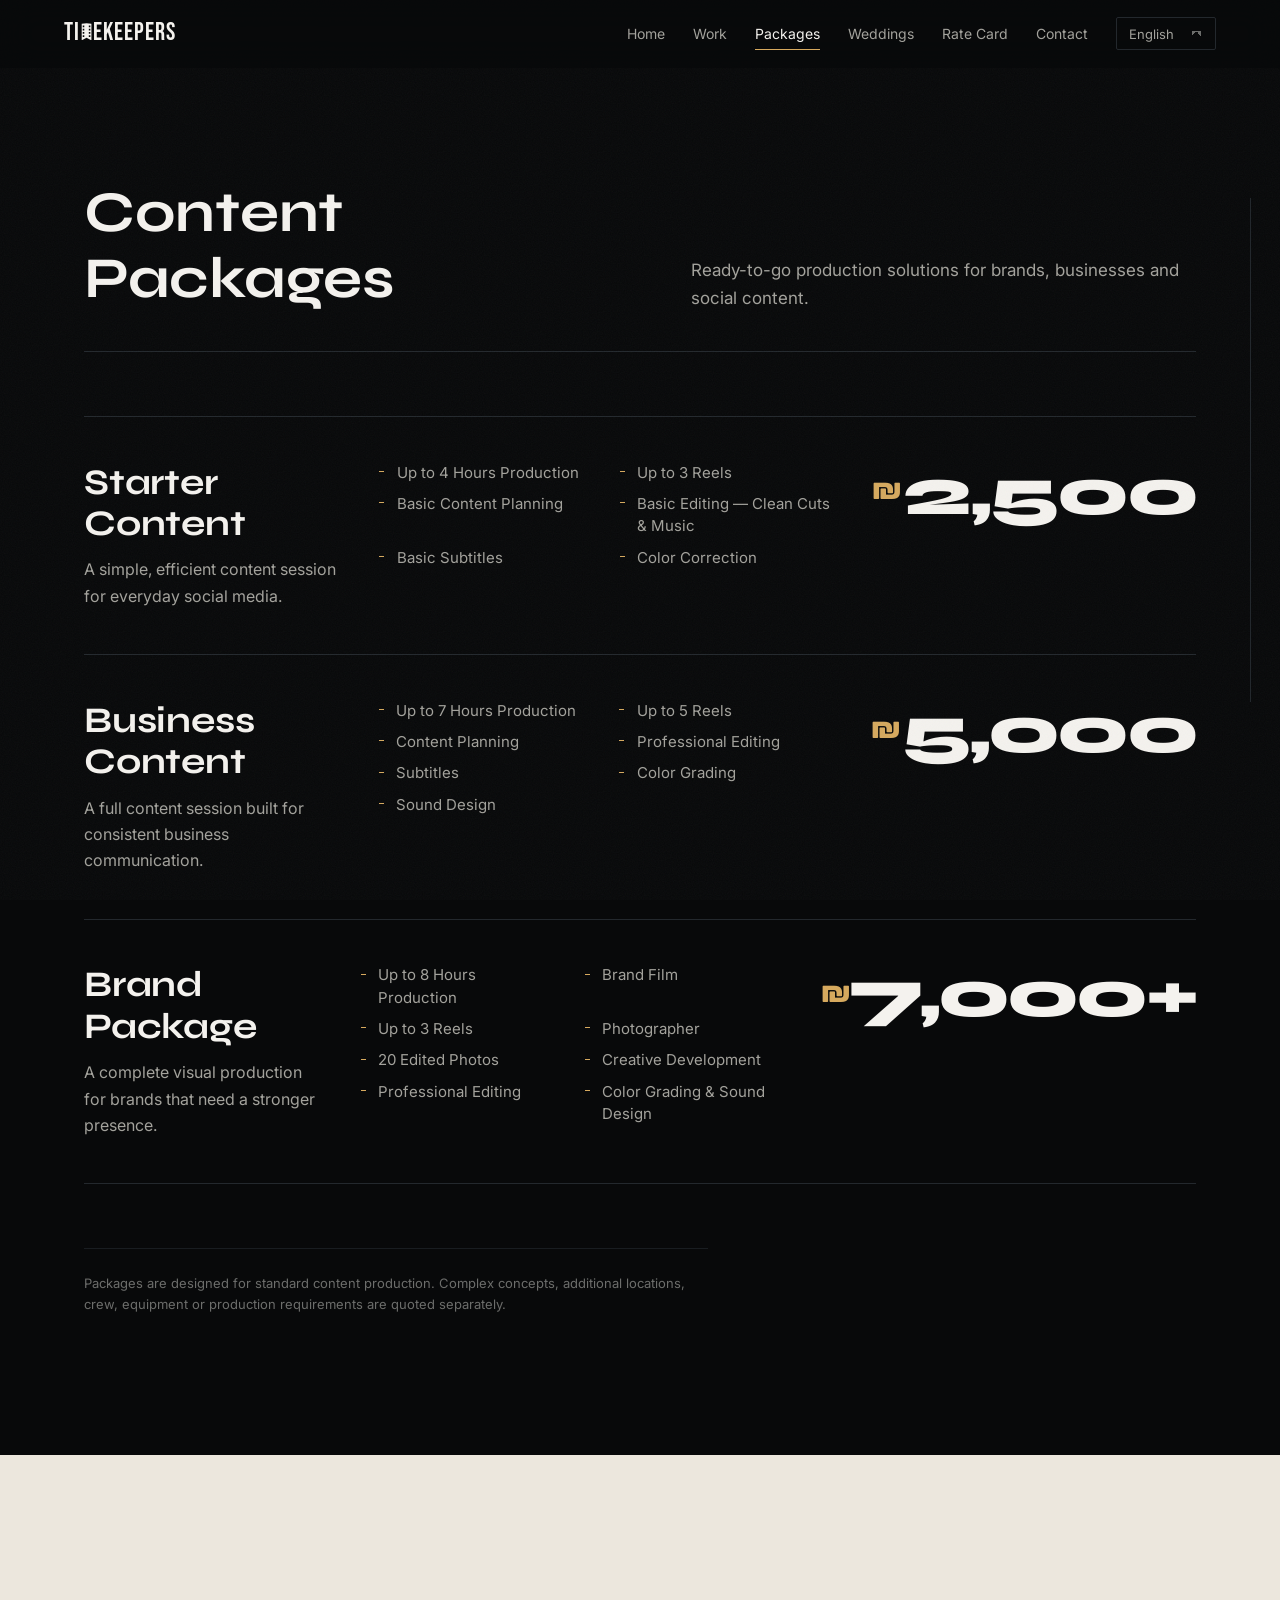
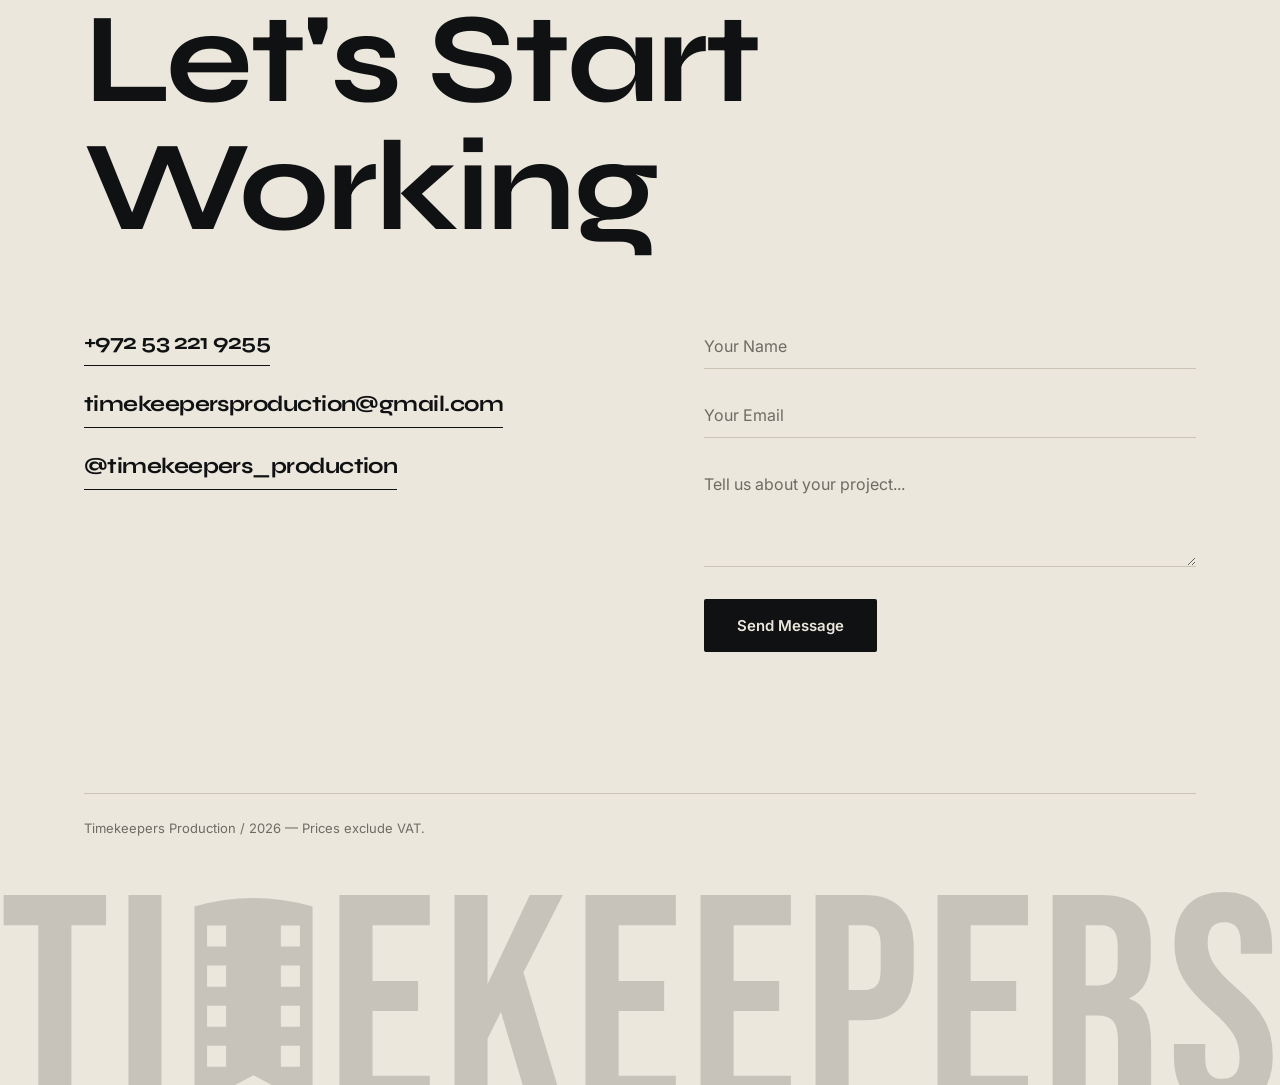
<file: packages.html>
<!DOCTYPE html>
<html lang="en">
<head>
<meta charset="UTF-8">
<meta name="viewport" content="width=device-width, initial-scale=1.0">
<title>Content Packages | Timekeepers</title>
<meta name="description" content="Timekeepers content packages — Starter, Business and Brand: ready-to-go video and photo production for brands, businesses and social content.">
<meta name="theme-color" content="#08090a">
<link rel="icon" type="image/svg+xml" href="data:image/svg+xml,%3Csvg xmlns='http://www.w3.org/2000/svg' viewBox='0 0 64 64'%3E%3Crect width='64' height='64' rx='12' fill='%2308090a'/%3E%3Cpath transform='translate(17 8) scale(.47)' fill='%23f4f2ee' fill-rule='evenodd' d='M4 5Q32-3 60 5V100L32 85 4 100ZM10 14h9v10h-9zM45 14h9v10h-9zM10 33h9v10h-9zM45 33h9v10h-9zM10 52h9v10h-9zM45 52h9v10h-9zM10 71h9v10h-9zM45 71h9v10h-9z'/%3E%3C/svg%3E">

<!-- Gates every entrance animation. Without JS the page renders complete
     and static, never stranded at opacity 0. -->
<script>document.documentElement.className += ' js';</script>

<link rel="preconnect" href="https://fonts.googleapis.com">
<link rel="preconnect" href="https://fonts.gstatic.com" crossorigin>
<link rel="stylesheet" href="https://fonts.googleapis.com/css2?family=Bebas+Neue&family=Inter:wght@400;500;600&family=Rubik:wght@400;500;700&family=Syne:wght@700;800&display=swap">
<link rel="stylesheet" href="assets/css/site.css">
</head>
<body>

<a class="skip lang" href="#main" data-en="Skip to content" data-he="דילוג לתוכן" data-ru="Перейти к содержанию">Skip to content</a>

<div class="grain" aria-hidden="true"></div>

<div class="rail" aria-hidden="true"><div class="rail-fill" id="railFill"></div></div>

<nav class="nav" id="nav">
    <a class="logo" href="index.html" aria-label="Timekeepers Production">TI<svg class="mark" viewBox="0 0 64 100" aria-hidden="true" focusable="false"><path fill-rule="evenodd" d="M4 5Q32-3 60 5V100L32 85 4 100ZM10 14h9v10h-9zM45 14h9v10h-9zM10 33h9v10h-9zM45 33h9v10h-9zM10 52h9v10h-9zM45 52h9v10h-9zM10 71h9v10h-9zM45 71h9v10h-9z"/></svg>EKEEPERS</a>

    <button class="nav-toggle lang-aria" id="navToggle" type="button" aria-expanded="false" aria-controls="navLinks"
            data-en="Menu" data-he="תפריט" data-ru="Меню" aria-label="Menu">
        <span></span><span></span>
    </button>

    <!-- Site menu: one entry per page, or per anchor on the home page.
         To add a page, follow README.md and add its link here on every page.
         The current page is marked by site.js (aria-current="page"). -->
    <div class="nav-links" id="navLinks">
        <a href="index.html" class="lang" data-en="Home" data-he="בית" data-ru="Главная">Home</a>
        <a href="works.html" class="lang" data-en="Work" data-he="עבודות" data-ru="Работы">Work</a>
        <a href="packages.html" class="lang" data-en="Packages" data-he="חבילות" data-ru="Пакеты">Packages</a>
        <a href="weddings.html" class="lang" data-en="Weddings" data-he="חתונות" data-ru="Свадьбы">Weddings</a>
        <a href="index.html#ratecard" class="lang" data-en="Rate Card" data-he="מחירון" data-ru="Прайс">Rate Card</a>
        <a href="#contact" class="lang" data-en="Contact" data-he="צור קשר" data-ru="Контакты">Contact</a>
        <select class="lang-switch lang-aria" id="langSwitch" onchange="changeLanguage(this.value)"
                data-en="Language" data-he="שפה" data-ru="Язык" aria-label="Language">
            <option value="en">English</option>
            <option value="he">עברית</option>
            <option value="ru">Русский</option>
        </select>
    </div>
</nav>

<main id="main">

<!-- ══════════ CONTENT PACKAGES ══════════ -->
<section class="band band--page" id="content">
    <div class="wrap">
        <div class="head" data-reveal>
            <h1 class="lang" data-split data-en="Content Packages" data-he="חבילות תוכן" data-ru="Пакеты контента">Content Packages</h1>
            <p class="lede fade lang" style="--lag:160ms"
               data-en="Ready-to-go production solutions for brands, businesses and social content."
               data-he="פתרונות הפקה מוכנים למותגים, לעסקים ולתוכן לרשתות החברתיות."
               data-ru="Готовые продакшн-решения для брендов, бизнеса и контента для соцсетей.">Ready-to-go production solutions for brands, businesses and social content.</p>
        </div>

        <div class="rows">
            <article class="row fade" data-reveal>
                <div>
                    <h2 class="row-name lang" data-en="Starter Content" data-he="תוכן סטארטר" data-ru="Стартовый контент">Starter Content</h2>
                    <p class="row-desc lang" data-en="A simple, efficient content session for everyday social media." data-he="יום צילום פשוט ויעיל לתוכן שוטף לרשתות החברתיות." data-ru="Простая и эффективная съёмка контента для повседневных соцсетей.">A simple, efficient content session for everyday social media.</p>
                </div>
                <ul class="incl">
                    <li class="lang" data-en="Up to 4 Hours Production" data-he="עד 4 שעות הפקה" data-ru="До 4 часов съёмки">Up to 4 Hours Production</li>
                    <li class="lang" data-en="Up to 3 Reels" data-he="עד 3 רילסים" data-ru="До 3 Reels">Up to 3 Reels</li>
                    <li class="lang" data-en="Basic Content Planning" data-he="תכנון תוכן בסיסי" data-ru="Базовое планирование контента">Basic Content Planning</li>
                    <li class="lang" data-en="Basic Editing — Clean Cuts &amp; Music" data-he="עריכה בסיסית — חיתוכים ומוזיקה" data-ru="Базовый монтаж — склейки и музыка">Basic Editing — Clean Cuts &amp; Music</li>
                    <li class="lang" data-en="Basic Subtitles" data-he="כתוביות בסיסיות" data-ru="Базовые субтитры">Basic Subtitles</li>
                    <li class="lang" data-en="Color Correction" data-he="תיקוני צבע" data-ru="Цветокоррекция">Color Correction</li>
                </ul>
                <div class="row-price"><span class="cur">₪</span>2,500</div>
            </article>

            <article class="row fade" data-reveal>
                <div>
                    <h2 class="row-name lang" data-en="Business Content" data-he="תוכן עסקי" data-ru="Бизнес-контент">Business Content</h2>
                    <p class="row-desc lang" data-en="A full content session built for consistent business communication." data-he="יום הפקה מלא שנבנה לתקשורת עסקית עקבית." data-ru="Полноценная съёмка для последовательной бизнес-коммуникации.">A full content session built for consistent business communication.</p>
                </div>
                <ul class="incl">
                    <li class="lang" data-en="Up to 7 Hours Production" data-he="עד 7 שעות הפקה" data-ru="До 7 часов съёмки">Up to 7 Hours Production</li>
                    <li class="lang" data-en="Up to 5 Reels" data-he="עד 5 רילסים" data-ru="До 5 Reels">Up to 5 Reels</li>
                    <li class="lang" data-en="Content Planning" data-he="תכנון תוכן" data-ru="Планирование контента">Content Planning</li>
                    <li class="lang" data-en="Professional Editing" data-he="עריכה מקצועית" data-ru="Профессиональный монтаж">Professional Editing</li>
                    <li class="lang" data-en="Subtitles" data-he="כתוביות" data-ru="Субтитры">Subtitles</li>
                    <li class="lang" data-en="Color Grading" data-he="גריידינג צבע" data-ru="Цветокоррекция (grading)">Color Grading</li>
                    <li class="lang" data-en="Sound Design" data-he="סאונד דיזיין" data-ru="Саунд-дизайн">Sound Design</li>
                </ul>
                <div class="row-price"><span class="cur">₪</span>5,000</div>
            </article>

            <article class="row fade" data-reveal>
                <div>
                    <h2 class="row-name lang" data-en="Brand Package" data-he="חבילת מותג" data-ru="Бренд-пакет">Brand Package</h2>
                    <p class="row-desc lang" data-en="A complete visual production for brands that need a stronger presence." data-he="הפקה ויזואלית מלאה למותגים שצריכים נוכחות חזקה יותר." data-ru="Полное визуальное производство для брендов, которым нужно более сильное присутствие.">A complete visual production for brands that need a stronger presence.</p>
                </div>
                <ul class="incl">
                    <li class="lang" data-en="Up to 8 Hours Production" data-he="עד 8 שעות הפקה" data-ru="До 8 часов съёмки">Up to 8 Hours Production</li>
                    <li class="lang" data-en="Brand Film" data-he="סרט מותג" data-ru="Имиджевый фильм бренда">Brand Film</li>
                    <li class="lang" data-en="Up to 3 Reels" data-he="עד 3 רילסים" data-ru="До 3 Reels">Up to 3 Reels</li>
                    <li class="lang" data-en="Photographer" data-he="צלם סטילס" data-ru="Фотограф">Photographer</li>
                    <li class="lang" data-en="20 Edited Photos" data-he="20 תמונות ערוכות" data-ru="20 обработанных фото">20 Edited Photos</li>
                    <li class="lang" data-en="Creative Development" data-he="פיתוח קריאייטיבי" data-ru="Разработка креатива">Creative Development</li>
                    <li class="lang" data-en="Professional Editing" data-he="עריכה מקצועית" data-ru="Профессиональный монтаж">Professional Editing</li>
                    <li class="lang" data-en="Color Grading &amp; Sound Design" data-he="גריידינג צבע וסאונד דיזיין" data-ru="Цветокоррекция и саунд-дизайн">Color Grading &amp; Sound Design</li>
                </ul>
                <div class="row-price"><span class="cur">₪</span>7,000+</div>
            </article>
        </div>

        <p class="note lang fade" data-reveal
           data-en="Packages are designed for standard content production. Complex concepts, additional locations, crew, equipment or production requirements are quoted separately."
           data-he="החבילות מיועדות להפקת תוכן סטנדרטית. קונספטים מורכבים, לוקיישנים נוספים, צוות, ציוד או דרישות הפקה נוספות מתומחרים בנפרד."
           data-ru="Пакеты рассчитаны на стандартное производство контента. Сложные концепции, дополнительные локации, команда, оборудование или производственные требования оцениваются отдельно.">Packages are designed for standard content production. Complex concepts, additional locations, crew, equipment or production requirements are quoted separately.</p>
    </div>
</section>

<!-- ══════════ THE CLOSING — house lights up ══════════ -->
<section class="band sec--light" id="contact">
    <div class="wrap" data-reveal>
        <h2 class="closing-head lang" data-split data-en="Let's Start Working" data-he="בואו נתחיל לעבוד" data-ru="Давайте работать">Let's Start Working</h2>

        <div class="closing-grid">
            <div class="contact-info fade" style="--i:1;--lag:200ms">
                <a href="tel:+972532219255" dir="ltr">+972 53 221 9255</a>
                <a href="mailto:timekeepersproduction@gmail.com" dir="ltr">timekeepersproduction@gmail.com</a>
                <a href="https://instagram.com/timekeepers_production" target="_blank" rel="noopener" dir="ltr">@timekeepers_production</a>
            </div>

            <form class="fade contact-form" style="--i:2;--lag:200ms" action="https://formspree.io/f/YOUR_FORM_ID" method="POST">
                <input type="hidden" name="_subject" value="New enquiry from the Timekeepers site">
                <div hidden><input type="text" name="_gotcha" tabindex="-1" autocomplete="off"></div>
                <div class="field">
                    <label class="vh lang" for="f-name" data-en="Your Name" data-he="השם שלך" data-ru="Ваше имя">Your Name</label>
                    <input id="f-name" type="text" name="name" required placeholder="Your Name" class="lang-placeholder" data-en="Your Name" data-he="השם שלך" data-ru="Ваше имя">
                </div>
                <div class="field">
                    <label class="vh lang" for="f-email" data-en="Your Email" data-he="האימייל שלך" data-ru="Ваш Email">Your Email</label>
                    <input id="f-email" type="email" name="email" required placeholder="Your Email" class="lang-placeholder" data-en="Your Email" data-he="האימייל שלך" data-ru="Ваш Email">
                </div>
                <div class="field">
                    <label class="vh lang" for="f-msg" data-en="Tell us about your project..." data-he="ספרו לנו על הפרויקט שלכם..." data-ru="Расскажите о вашем проекте...">Tell us about your project...</label>
                    <textarea id="f-msg" name="message" rows="4" required placeholder="Tell us about your project..." class="lang-placeholder" data-en="Tell us about your project..." data-he="ספרו לנו על הפרויקט שלכם..." data-ru="Расскажите о вашем проекте..."></textarea>
                </div>
                <button type="submit" class="btn btn-solid lang" data-en="Send Message" data-he="שליחת הודעה" data-ru="Отправить сообщение">Send Message</button>
                <p class="form-status" role="status" aria-live="polite" hidden></p>
            </form>
        </div>
    </div>
</section>

</main>

<footer class="band sec--light site-footer">
    <div class="wrap">
        <div class="footer-meta">
            <p class="lang" data-en="Timekeepers Production / 2026 — Prices exclude VAT." data-he="Timekeepers Production / 2026 — המחירים אינם כוללים מע״מ." data-ru="Timekeepers Production / 2026 — цены указаны без НДС.">Timekeepers Production / 2026 — Prices exclude VAT.</p>
        </div>
    </div>
    <div class="endmark" aria-hidden="true"><span>TI<svg class="mark" viewBox="0 0 64 100" aria-hidden="true" focusable="false"><path fill-rule="evenodd" d="M4 5Q32-3 60 5V100L32 85 4 100ZM10 14h9v10h-9zM45 14h9v10h-9zM10 33h9v10h-9zM45 33h9v10h-9zM10 52h9v10h-9zM45 52h9v10h-9zM10 71h9v10h-9zM45 71h9v10h-9z"/></svg>EKEEPERS</span></div>
</footer>

<script src="assets/js/site.js"></script>
</body>
</html>
</file>
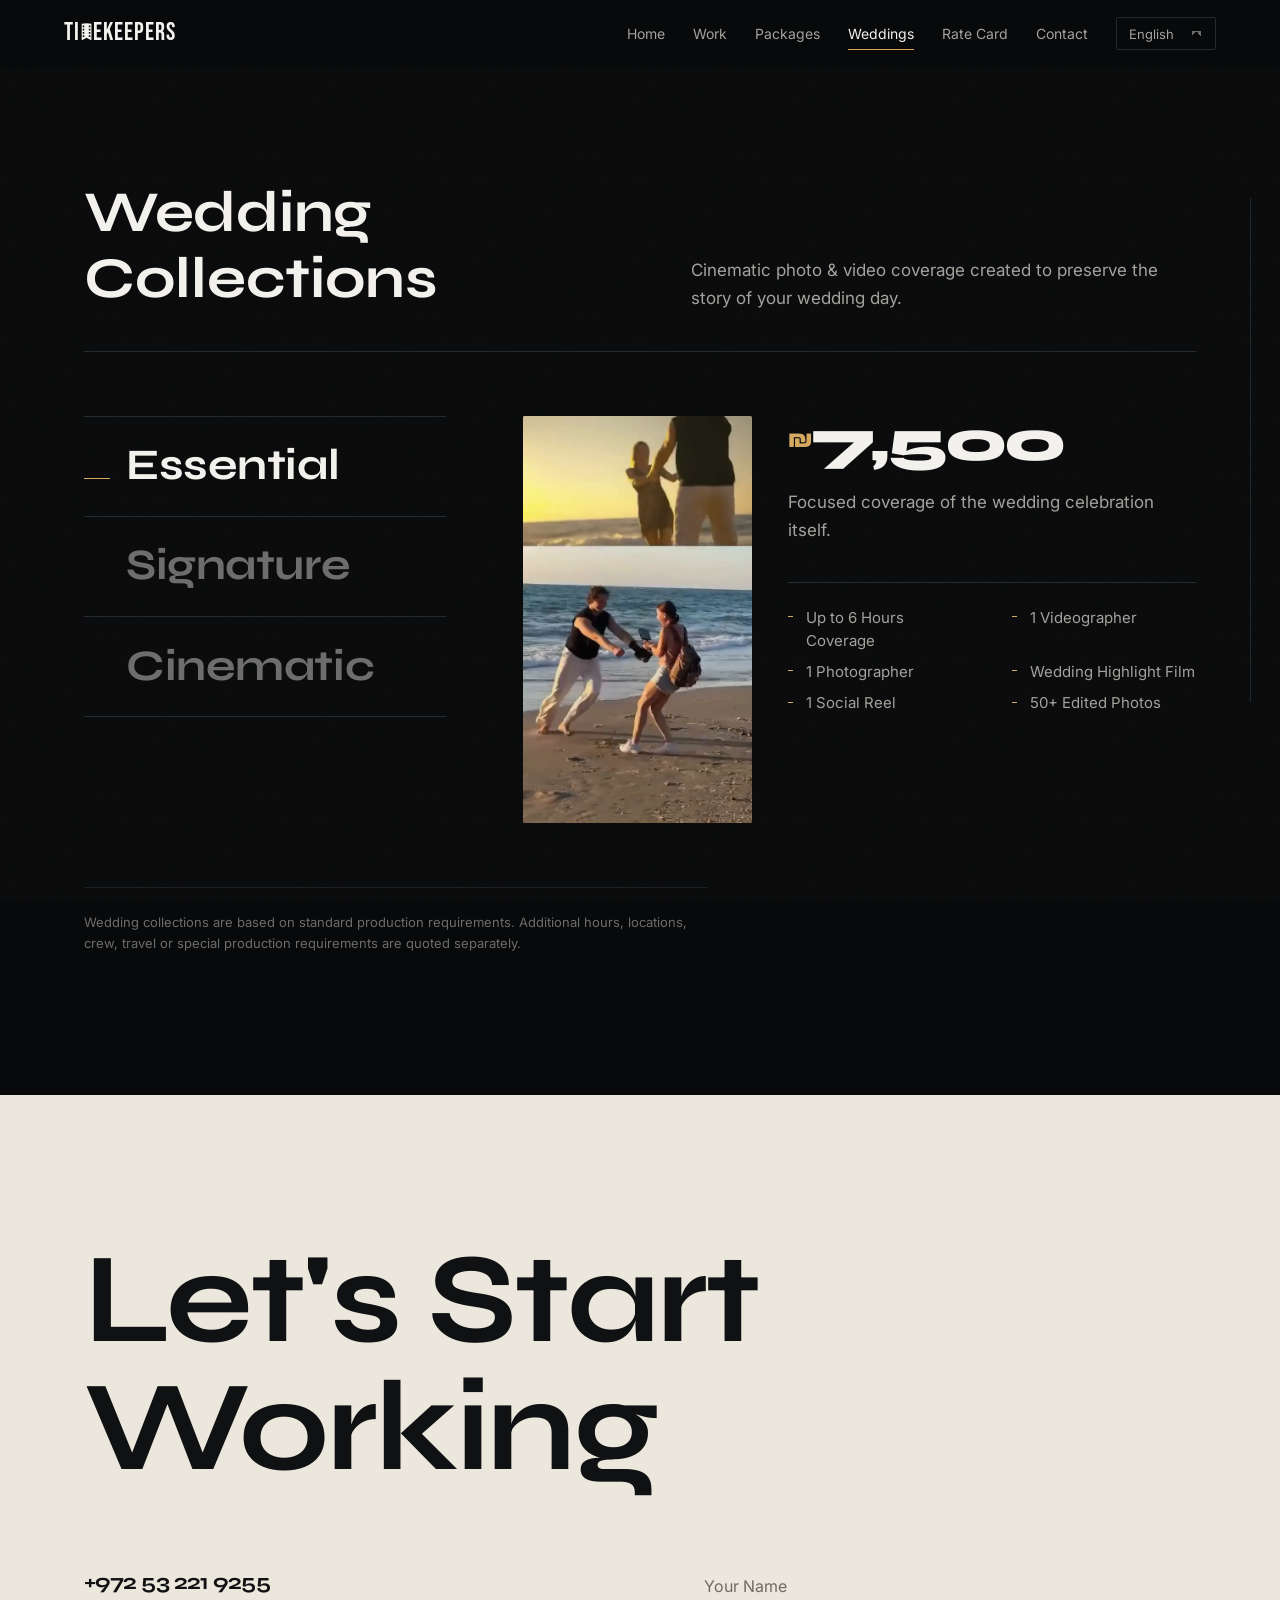
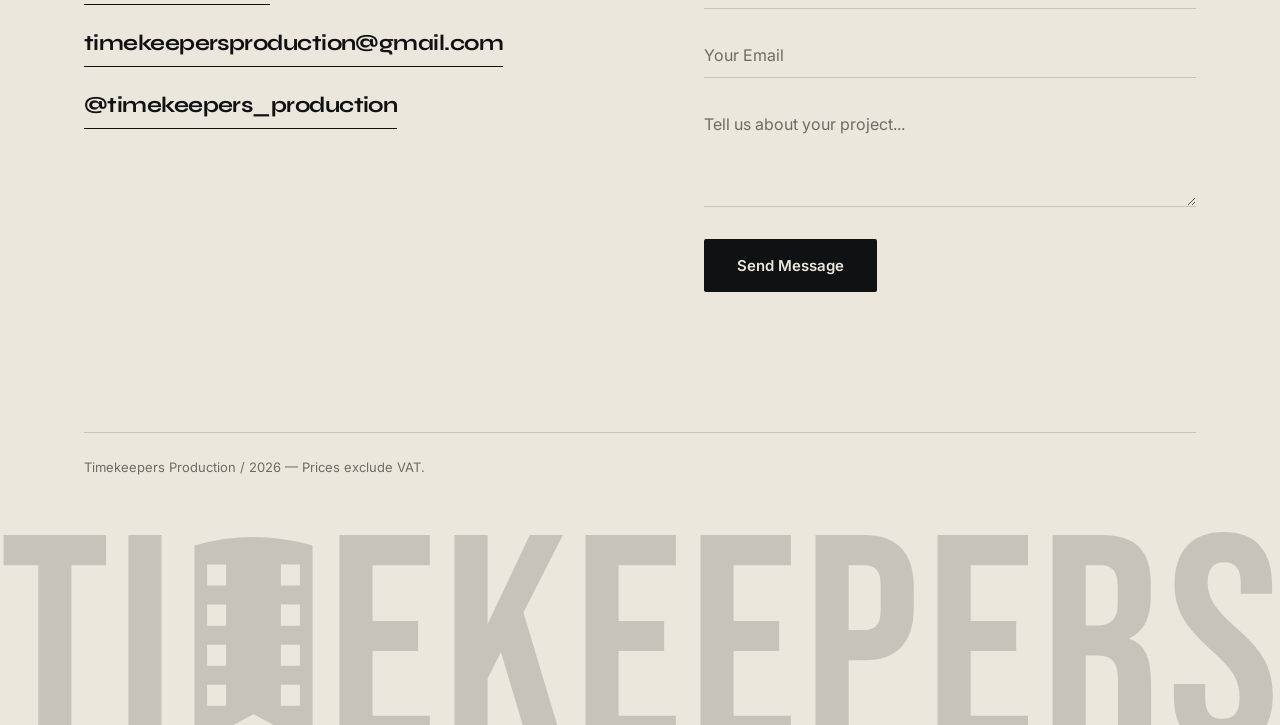
<file: weddings.html>
<!DOCTYPE html>
<html lang="en">
<head>
<meta charset="UTF-8">
<meta name="viewport" content="width=device-width, initial-scale=1.0">
<title>Wedding Collections | Timekeepers</title>
<meta name="description" content="Timekeepers wedding collections — Essential, Signature and Cinematic: cinematic photo and video coverage of your wedding day.">
<meta name="theme-color" content="#08090a">
<link rel="icon" type="image/svg+xml" href="data:image/svg+xml,%3Csvg xmlns='http://www.w3.org/2000/svg' viewBox='0 0 64 64'%3E%3Crect width='64' height='64' rx='12' fill='%2308090a'/%3E%3Cpath transform='translate(17 8) scale(.47)' fill='%23f4f2ee' fill-rule='evenodd' d='M4 5Q32-3 60 5V100L32 85 4 100ZM10 14h9v10h-9zM45 14h9v10h-9zM10 33h9v10h-9zM45 33h9v10h-9zM10 52h9v10h-9zM45 52h9v10h-9zM10 71h9v10h-9zM45 71h9v10h-9z'/%3E%3C/svg%3E">

<!-- Gates every entrance animation. Without JS the page renders complete
     and static, never stranded at opacity 0. -->
<script>document.documentElement.className += ' js';</script>

<link rel="preconnect" href="https://fonts.googleapis.com">
<link rel="preconnect" href="https://fonts.gstatic.com" crossorigin>
<link rel="stylesheet" href="https://fonts.googleapis.com/css2?family=Bebas+Neue&family=Inter:wght@400;500;600&family=Rubik:wght@400;500;700&family=Syne:wght@700;800&display=swap">
<link rel="stylesheet" href="assets/css/site.css">
</head>
<body>

<a class="skip lang" href="#main" data-en="Skip to content" data-he="דילוג לתוכן" data-ru="Перейти к содержанию">Skip to content</a>

<div class="grain" aria-hidden="true"></div>

<div class="rail" aria-hidden="true"><div class="rail-fill" id="railFill"></div></div>

<nav class="nav" id="nav">
    <a class="logo" href="index.html" aria-label="Timekeepers Production">TI<svg class="mark" viewBox="0 0 64 100" aria-hidden="true" focusable="false"><path fill-rule="evenodd" d="M4 5Q32-3 60 5V100L32 85 4 100ZM10 14h9v10h-9zM45 14h9v10h-9zM10 33h9v10h-9zM45 33h9v10h-9zM10 52h9v10h-9zM45 52h9v10h-9zM10 71h9v10h-9zM45 71h9v10h-9z"/></svg>EKEEPERS</a>

    <button class="nav-toggle lang-aria" id="navToggle" type="button" aria-expanded="false" aria-controls="navLinks"
            data-en="Menu" data-he="תפריט" data-ru="Меню" aria-label="Menu">
        <span></span><span></span>
    </button>

    <!-- Site menu: one entry per page, or per anchor on the home page.
         To add a page, follow README.md and add its link here on every page.
         The current page is marked by site.js (aria-current="page"). -->
    <div class="nav-links" id="navLinks">
        <a href="index.html" class="lang" data-en="Home" data-he="בית" data-ru="Главная">Home</a>
        <a href="works.html" class="lang" data-en="Work" data-he="עבודות" data-ru="Работы">Work</a>
        <a href="packages.html" class="lang" data-en="Packages" data-he="חבילות" data-ru="Пакеты">Packages</a>
        <a href="weddings.html" class="lang" data-en="Weddings" data-he="חתונות" data-ru="Свадьбы">Weddings</a>
        <a href="index.html#ratecard" class="lang" data-en="Rate Card" data-he="מחירון" data-ru="Прайс">Rate Card</a>
        <a href="#contact" class="lang" data-en="Contact" data-he="צור קשר" data-ru="Контакты">Contact</a>
        <select class="lang-switch lang-aria" id="langSwitch" onchange="changeLanguage(this.value)"
                data-en="Language" data-he="שפה" data-ru="Язык" aria-label="Language">
            <option value="en">English</option>
            <option value="he">עברית</option>
            <option value="ru">Русский</option>
        </select>
    </div>
</nav>

<main id="main">

<!-- ══════════ THE SHOWCASE ══════════ -->
<section class="band band--page" id="weddings">
    <div class="wrap">
        <div class="head" data-reveal>
            <h1 class="lang" data-split data-en="Wedding Collections" data-he="חבילות חתונה" data-ru="Свадебные коллекции">Wedding Collections</h1>
            <p class="lede fade lang" style="--lag:200ms"
               data-en="Cinematic photo &amp; video coverage created to preserve the story of your wedding day."
               data-he="צילום וידאו וסטילס קולנועי שנועד לשמר את הסיפור של יום החתונה שלכם."
               data-ru="Кинематографическая фото- и видеосъёмка, созданная, чтобы сохранить историю вашего свадебного дня.">Cinematic photo &amp; video coverage created to preserve the story of your wedding day.</p>
        </div>

        <div class="premiere" data-reveal>
            <div class="reel fade" role="tablist" aria-orientation="vertical" id="reel">
                <button class="reel-tab lang" type="button" role="tab" id="tab-essential"
                        aria-controls="panel-essential" aria-selected="true" tabindex="0"
                        data-en="Essential" data-he="אסנשיאל" data-ru="Базовая">Essential</button>
                <button class="reel-tab lang" type="button" role="tab" id="tab-signature"
                        aria-controls="panel-signature" aria-selected="false" tabindex="-1"
                        data-en="Signature" data-he="סיגנצ'ר" data-ru="Расширенная">Signature</button>
                <button class="reel-tab lang" type="button" role="tab" id="tab-cinematic"
                        aria-controls="panel-cinematic" aria-selected="false" tabindex="-1"
                        data-en="Cinematic" data-he="סינמטיק" data-ru="Кинематографическая">Cinematic</button>
            </div>

            <div class="reels fade" style="--i:1">
                <div class="reel-panel" role="tabpanel" id="panel-essential" aria-labelledby="tab-essential" tabindex="0">
                    <div class="panel-media stage" style="--i:0;--blur:url('[data-uri]')" data-video="assets/weddings/essential.mp4" aria-hidden="true">
                        <img src="assets/weddings/essential.webp" width="540" height="960" alt="" loading="lazy" decoding="async">
                        <video muted playsinline loop preload="none" tabindex="-1"></video>
                    </div>
                    <div class="panel-text">
                    <div class="panel-price stage" style="--i:1"><span class="cur">₪</span>7,500</div>
                    <p class="panel-desc stage lang" style="--i:2" data-en="Focused coverage of the wedding celebration itself." data-he="כיסוי ממוקד של חגיגת החתונה עצמה." data-ru="Сфокусированная съёмка самого свадебного торжества.">Focused coverage of the wedding celebration itself.</p>
                    <ul class="incl panel-list stage" style="--i:3">
                        <li class="lang" data-en="Up to 6 Hours Coverage" data-he="עד 6 שעות כיסוי" data-ru="До 6 часов съёмки">Up to 6 Hours Coverage</li>
                        <li class="lang" data-en="1 Videographer" data-he="צלם וידאו אחד" data-ru="1 видеограф">1 Videographer</li>
                        <li class="lang" data-en="1 Photographer" data-he="צלם סטילס אחד" data-ru="1 фотограф">1 Photographer</li>
                        <li class="lang" data-en="Wedding Highlight Film" data-he="סרט היילייטס מהחתונה" data-ru="Highlight-фильм со свадьбы">Wedding Highlight Film</li>
                        <li class="lang" data-en="1 Social Reel" data-he="ריל אחד לרשתות" data-ru="1 Reels для соцсетей">1 Social Reel</li>
                        <li class="lang" data-en="50+ Edited Photos" data-he="מעל 50 תמונות ערוכות" data-ru="50+ обработанных фото">50+ Edited Photos</li>
                    </ul>
                    </div>
                </div>

                <div class="reel-panel" role="tabpanel" id="panel-signature" aria-labelledby="tab-signature" tabindex="0" hidden>
                    <div class="panel-media stage" style="--i:0;--blur:url('[data-uri]')" data-video="assets/weddings/signature.mp4" aria-hidden="true">
                        <img src="assets/weddings/signature.webp" width="1702" height="960" alt="" loading="lazy" decoding="async">
                        <video muted playsinline loop preload="none" tabindex="-1"></video>
                    </div>
                    <div class="panel-text">
                    <div class="panel-price stage" style="--i:1"><span class="cur">₪</span>10,000</div>
                    <p class="panel-desc stage lang" style="--i:2" data-en="Expanded multi-camera coverage for a fuller wedding story." data-he="כיסוי מורחב במספר מצלמות לסיפור חתונה מלא יותר." data-ru="Расширенная многокамерная съёмка для более полной истории свадьбы.">Expanded multi-camera coverage for a fuller wedding story.</p>
                    <ul class="incl panel-list stage" style="--i:3">
                        <li class="lang" data-en="Up to 10 Hours Coverage" data-he="עד 10 שעות כיסוי" data-ru="До 10 часов съёмки">Up to 10 Hours Coverage</li>
                        <li class="lang" data-en="2 Videographers" data-he="2 צלמי וידאו" data-ru="2 видеографа">2 Videographers</li>
                        <li class="lang" data-en="1 Photographer" data-he="צלם סטילס אחד" data-ru="1 фотограф">1 Photographer</li>
                        <li class="lang" data-en="Wedding Film" data-he="סרט חתונה" data-ru="Свадебный фильм">Wedding Film</li>
                        <li class="lang" data-en="3 Social Reels" data-he="3 רילסים לרשתות" data-ru="3 Reels для соцсетей">3 Social Reels</li>
                        <li class="lang" data-en="100+ Edited Photos" data-he="מעל 100 תמונות ערוכות" data-ru="100+ обработанных фото">100+ Edited Photos</li>
                    </ul>
                    </div>
                </div>

                <div class="reel-panel" role="tabpanel" id="panel-cinematic" aria-labelledby="tab-cinematic" tabindex="0" hidden>
                    <div class="panel-media stage" style="--i:0;--blur:url('[data-uri]')" data-video="assets/weddings/cinematic.mp4" aria-hidden="true">
                        <img src="assets/weddings/cinematic.webp" width="854" height="480" alt="" loading="lazy" decoding="async">
                        <video muted playsinline loop preload="none" tabindex="-1"></video>
                    </div>
                    <div class="panel-text">
                    <div class="panel-price stage" style="--i:1"><span class="cur">₪</span>14,000+</div>
                    <p class="panel-desc stage lang" style="--i:2" data-en="Full-day cinematic production from preparations through the celebration." data-he="הפקה קולנועית ליום שלם — מההכנות ועד סוף החגיגה." data-ru="Полнодневное кинематографическое производство — от сборов до конца праздника.">Full-day cinematic production from preparations through the celebration.</p>
                    <ul class="incl panel-list stage" style="--i:3">
                        <li class="lang" data-en="Full Wedding Day Coverage" data-he="כיסוי יום חתונה מלא" data-ru="Съёмка полного свадебного дня">Full Wedding Day Coverage</li>
                        <li class="lang" data-en="Bride &amp; Groom Preparations" data-he="הכנות כלה וחתן" data-ru="Сборы невесты и жениха">Bride &amp; Groom Preparations</li>
                        <li class="lang" data-en="2 Videographers" data-he="2 צלמי וידאו" data-ru="2 видеографа">2 Videographers</li>
                        <li class="lang" data-en="2 Photographers" data-he="2 צלמי סטילס" data-ru="2 фотографа">2 Photographers</li>
                        <li class="lang" data-en="Cinematic Wedding Film" data-he="סרט חתונה קולנועי" data-ru="Кинематографический свадебный фильм">Cinematic Wedding Film</li>
                        <li class="lang" data-en="3 Social Reels" data-he="3 רילסים לרשתות" data-ru="3 Reels для соцсетей">3 Social Reels</li>
                        <li class="lang" data-en="Drone Coverage" data-he="צילומי רחפן" data-ru="Съёмка с дрона">Drone Coverage</li>
                        <li class="lang" data-en="Additional Production Equipment" data-he="ציוד הפקה נוסף" data-ru="Дополнительное производственное оборудование">Additional Production Equipment</li>
                        <li class="lang" data-en="300+ Edited Photos" data-he="מעל 300 תמונות ערוכות" data-ru="300+ обработанных фото">300+ Edited Photos</li>
                    </ul>
                    </div>
                </div>
            </div>
        </div>

        <p class="note lang fade" data-reveal
           data-en="Wedding collections are based on standard production requirements. Additional hours, locations, crew, travel or special production requirements are quoted separately."
           data-he="חבילות החתונה מבוססות על דרישות הפקה סטנדרטיות. שעות נוספות, לוקיישנים, צוות, נסיעות או דרישות הפקה מיוחדות מתומחרים בנפרד."
           data-ru="Свадебные коллекции рассчитаны на стандартные производственные требования. Дополнительные часы, локации, команда, поездки или особые требования оцениваются отдельно.">Wedding collections are based on standard production requirements. Additional hours, locations, crew, travel or special production requirements are quoted separately.</p>
    </div>
</section>

<!-- ══════════ THE CLOSING — house lights up ══════════ -->
<section class="band sec--light" id="contact">
    <div class="wrap" data-reveal>
        <h2 class="closing-head lang" data-split data-en="Let's Start Working" data-he="בואו נתחיל לעבוד" data-ru="Давайте работать">Let's Start Working</h2>

        <div class="closing-grid">
            <div class="contact-info fade" style="--i:1;--lag:200ms">
                <a href="tel:+972532219255" dir="ltr">+972 53 221 9255</a>
                <a href="mailto:timekeepersproduction@gmail.com" dir="ltr">timekeepersproduction@gmail.com</a>
                <a href="https://instagram.com/timekeepers_production" target="_blank" rel="noopener" dir="ltr">@timekeepers_production</a>
            </div>

            <form class="fade contact-form" style="--i:2;--lag:200ms" action="https://formspree.io/f/YOUR_FORM_ID" method="POST">
                <input type="hidden" name="_subject" value="New enquiry from the Timekeepers site">
                <div hidden><input type="text" name="_gotcha" tabindex="-1" autocomplete="off"></div>
                <div class="field">
                    <label class="vh lang" for="f-name" data-en="Your Name" data-he="השם שלך" data-ru="Ваше имя">Your Name</label>
                    <input id="f-name" type="text" name="name" required placeholder="Your Name" class="lang-placeholder" data-en="Your Name" data-he="השם שלך" data-ru="Ваше имя">
                </div>
                <div class="field">
                    <label class="vh lang" for="f-email" data-en="Your Email" data-he="האימייל שלך" data-ru="Ваш Email">Your Email</label>
                    <input id="f-email" type="email" name="email" required placeholder="Your Email" class="lang-placeholder" data-en="Your Email" data-he="האימייל שלך" data-ru="Ваш Email">
                </div>
                <div class="field">
                    <label class="vh lang" for="f-msg" data-en="Tell us about your project..." data-he="ספרו לנו על הפרויקט שלכם..." data-ru="Расскажите о вашем проекте...">Tell us about your project...</label>
                    <textarea id="f-msg" name="message" rows="4" required placeholder="Tell us about your project..." class="lang-placeholder" data-en="Tell us about your project..." data-he="ספרו לנו על הפרויקט שלכם..." data-ru="Расскажите о вашем проекте..."></textarea>
                </div>
                <button type="submit" class="btn btn-solid lang" data-en="Send Message" data-he="שליחת הודעה" data-ru="Отправить сообщение">Send Message</button>
                <p class="form-status" role="status" aria-live="polite" hidden></p>
            </form>
        </div>
    </div>
</section>

</main>

<footer class="band sec--light site-footer">
    <div class="wrap">
        <div class="footer-meta">
            <p class="lang" data-en="Timekeepers Production / 2026 — Prices exclude VAT." data-he="Timekeepers Production / 2026 — המחירים אינם כוללים מע״מ." data-ru="Timekeepers Production / 2026 — цены указаны без НДС.">Timekeepers Production / 2026 — Prices exclude VAT.</p>
        </div>
    </div>
    <div class="endmark" aria-hidden="true"><span>TI<svg class="mark" viewBox="0 0 64 100" aria-hidden="true" focusable="false"><path fill-rule="evenodd" d="M4 5Q32-3 60 5V100L32 85 4 100ZM10 14h9v10h-9zM45 14h9v10h-9zM10 33h9v10h-9zM45 33h9v10h-9zM10 52h9v10h-9zM45 52h9v10h-9zM10 71h9v10h-9zM45 71h9v10h-9z"/></svg>EKEEPERS</span></div>
</footer>

<script src="assets/js/site.js"></script>
</body>
</html>
</file>
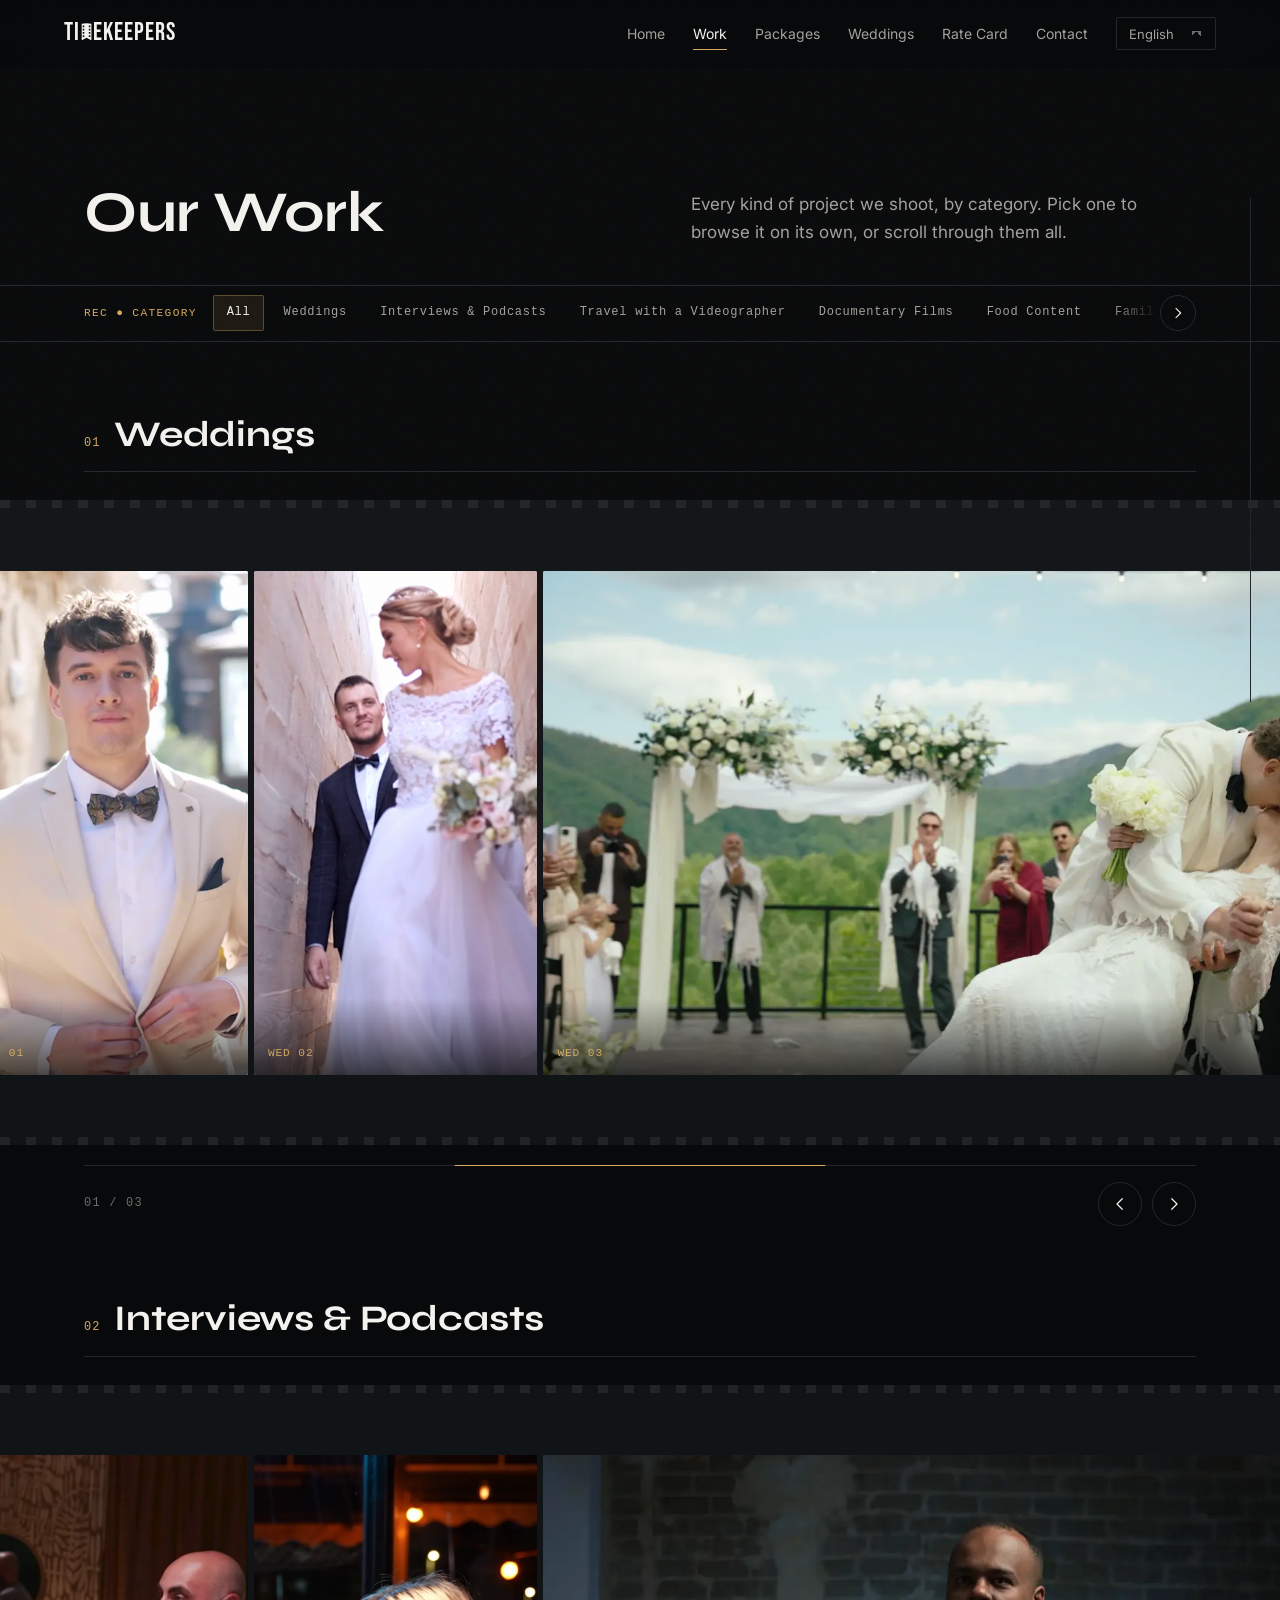
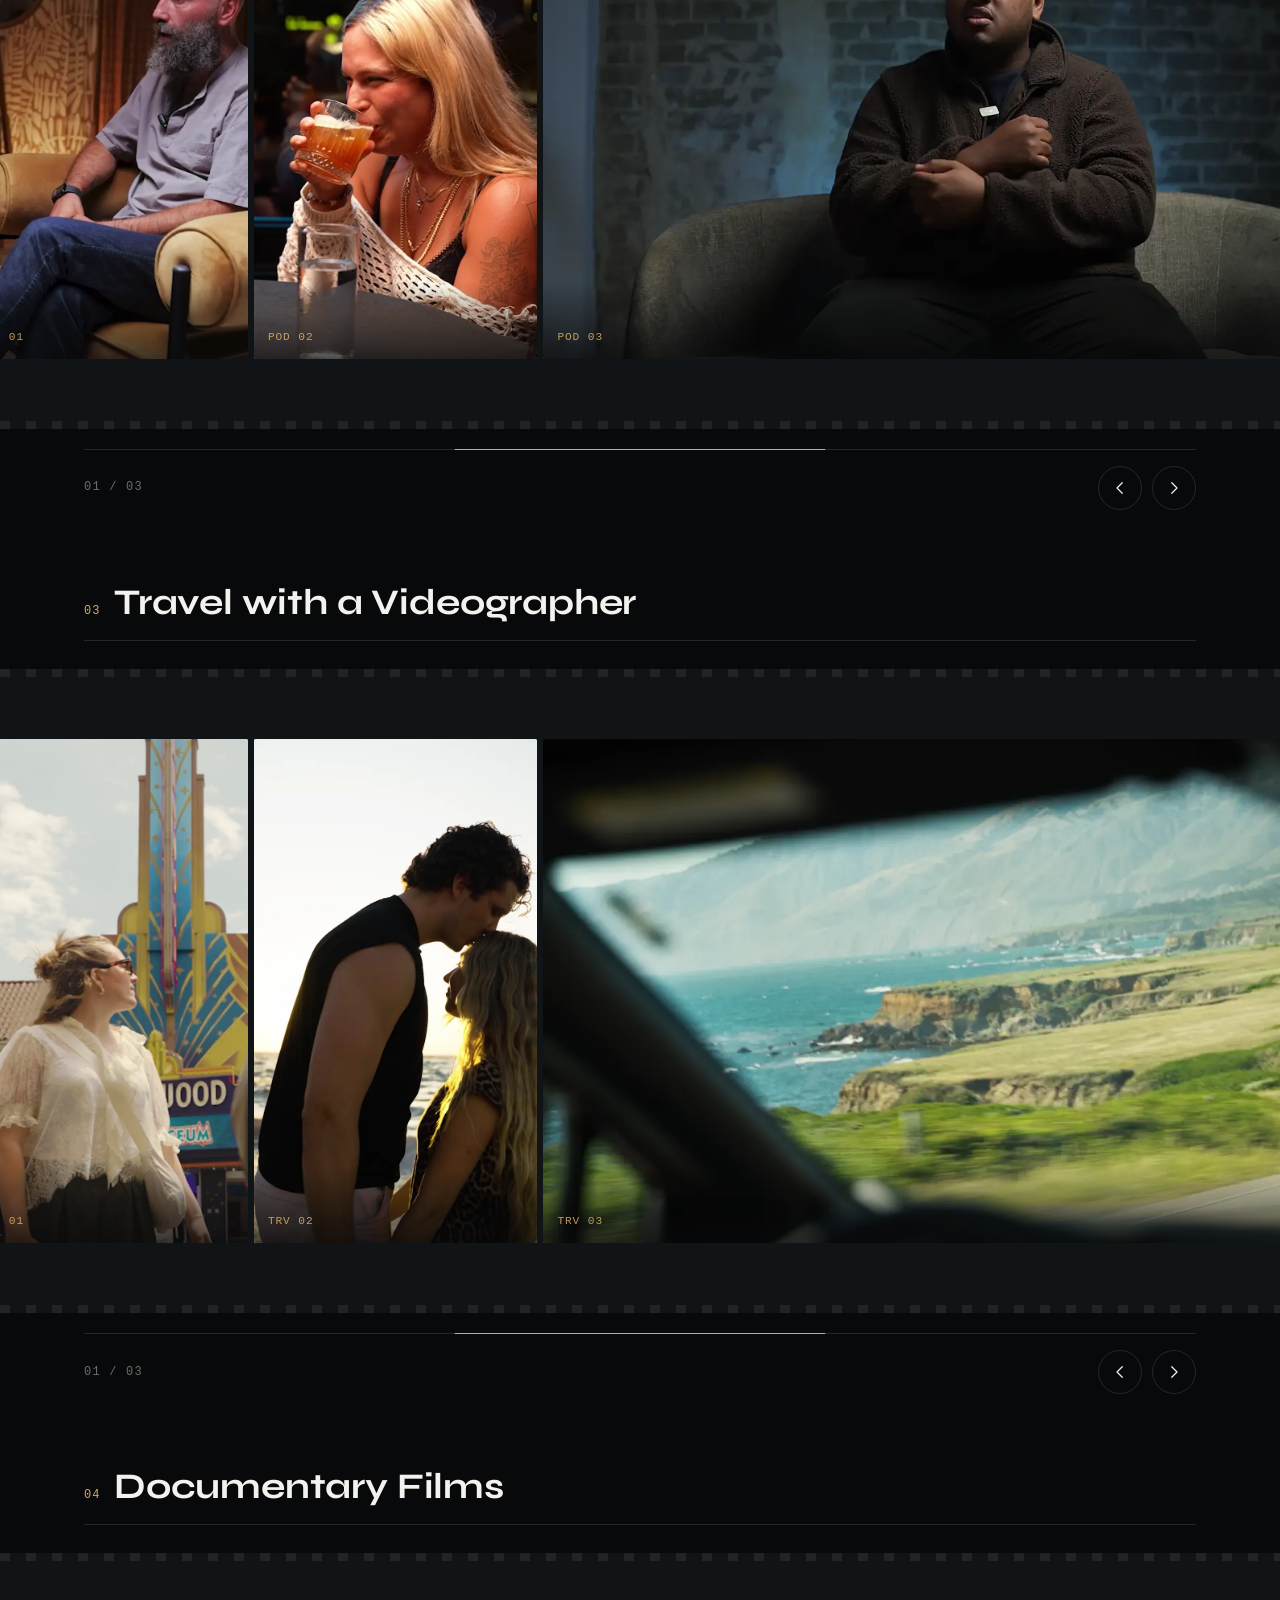
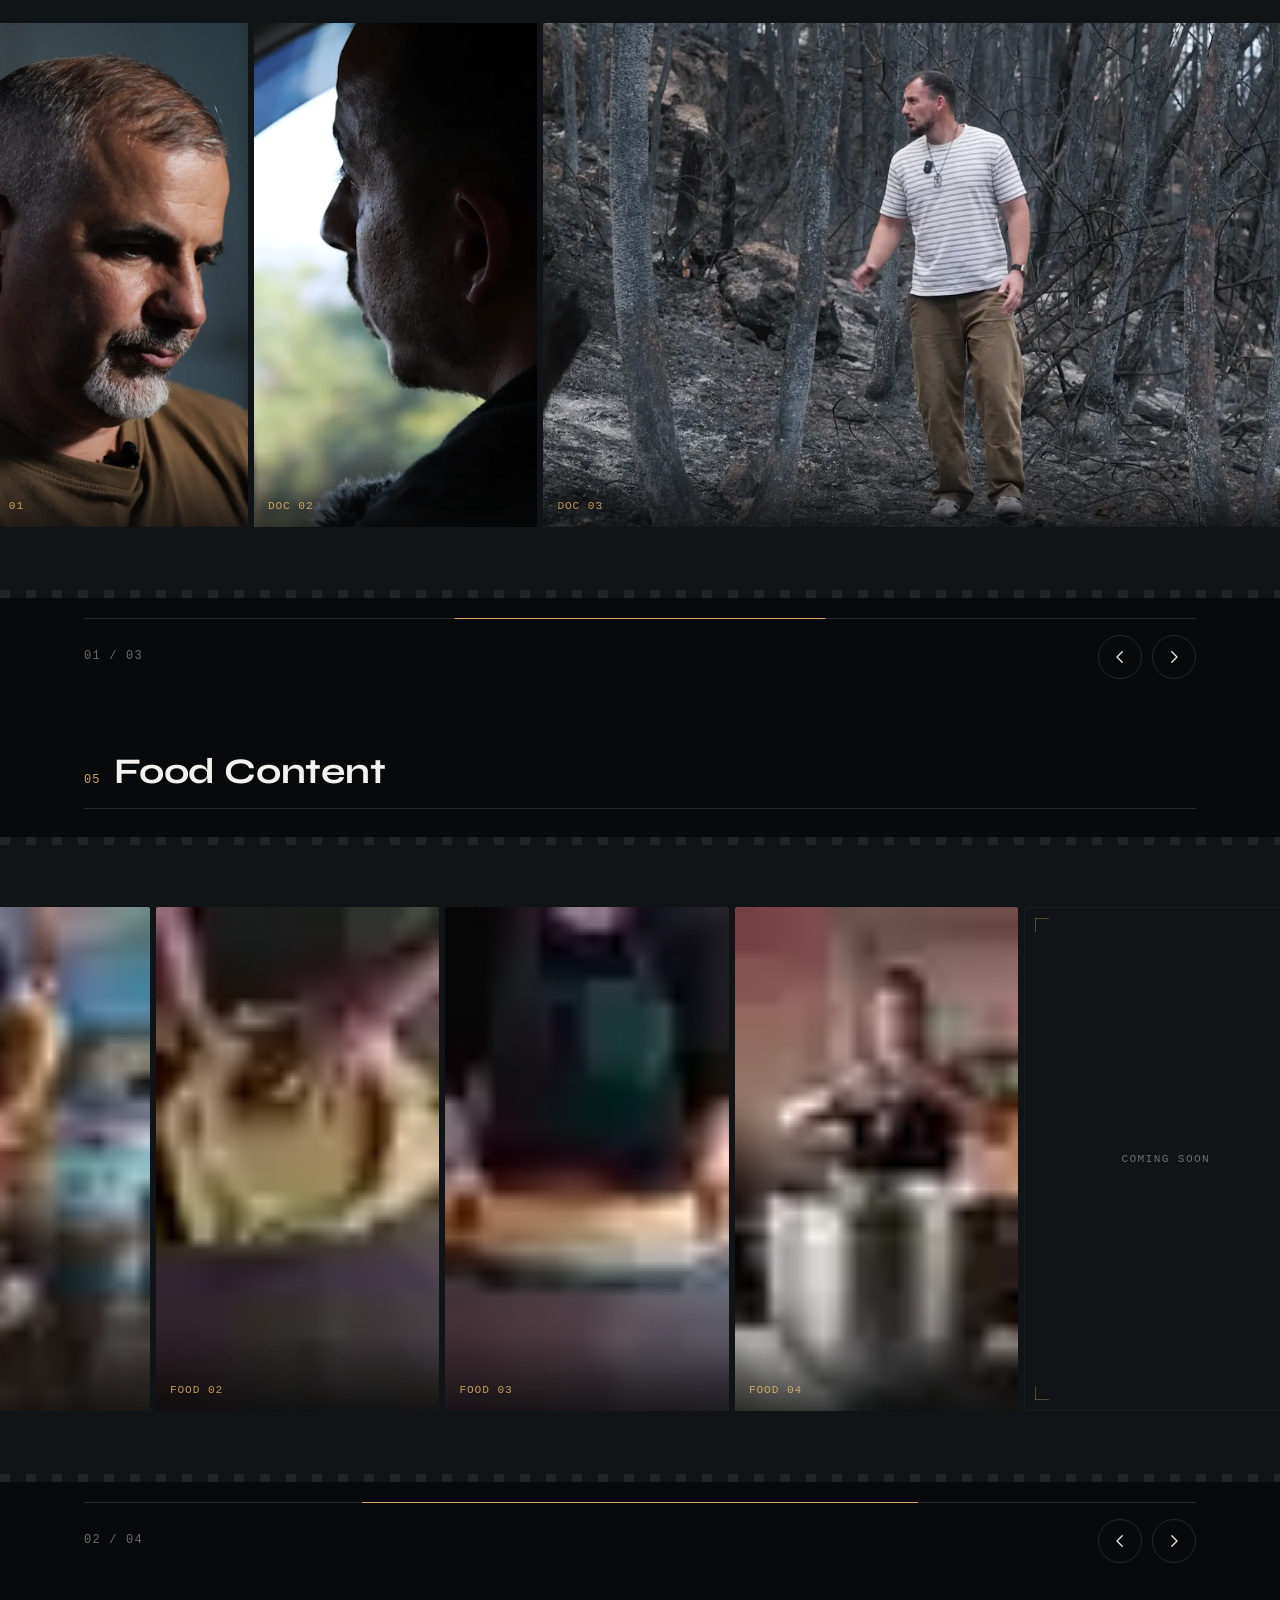
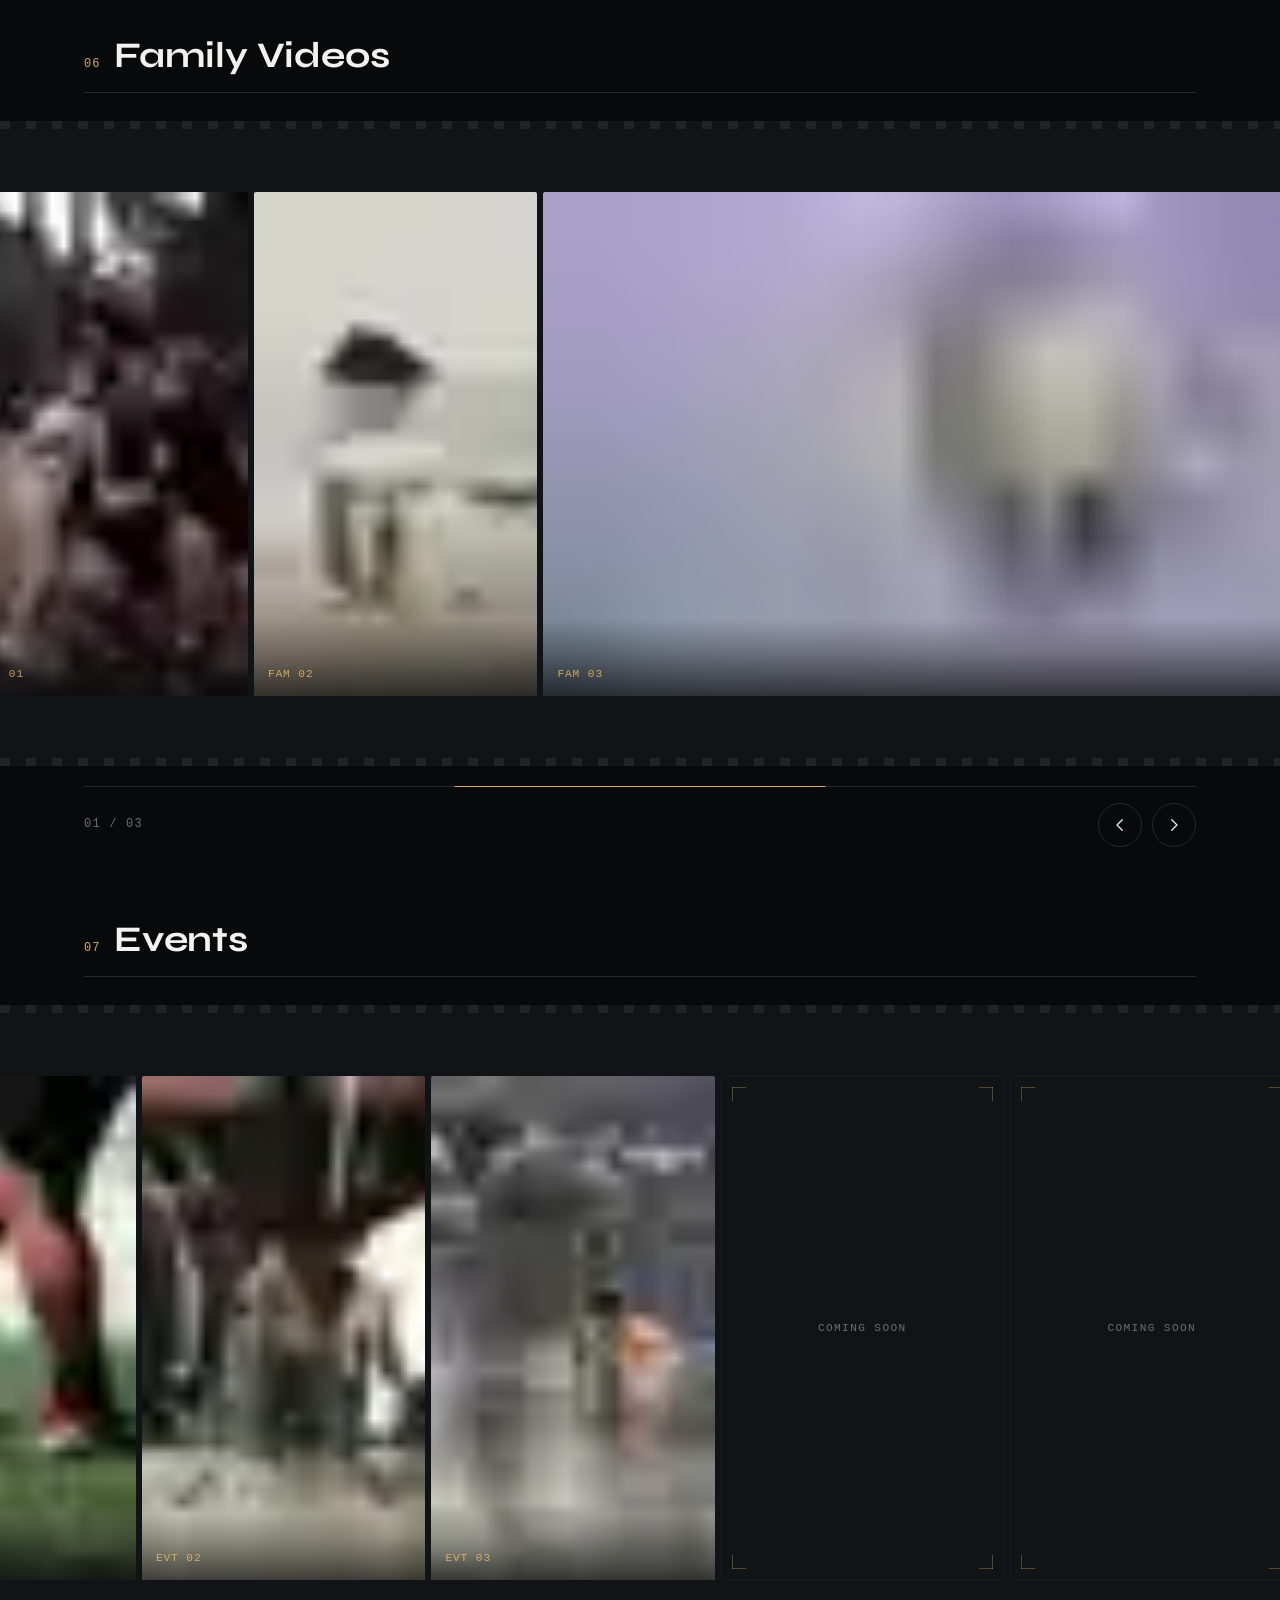
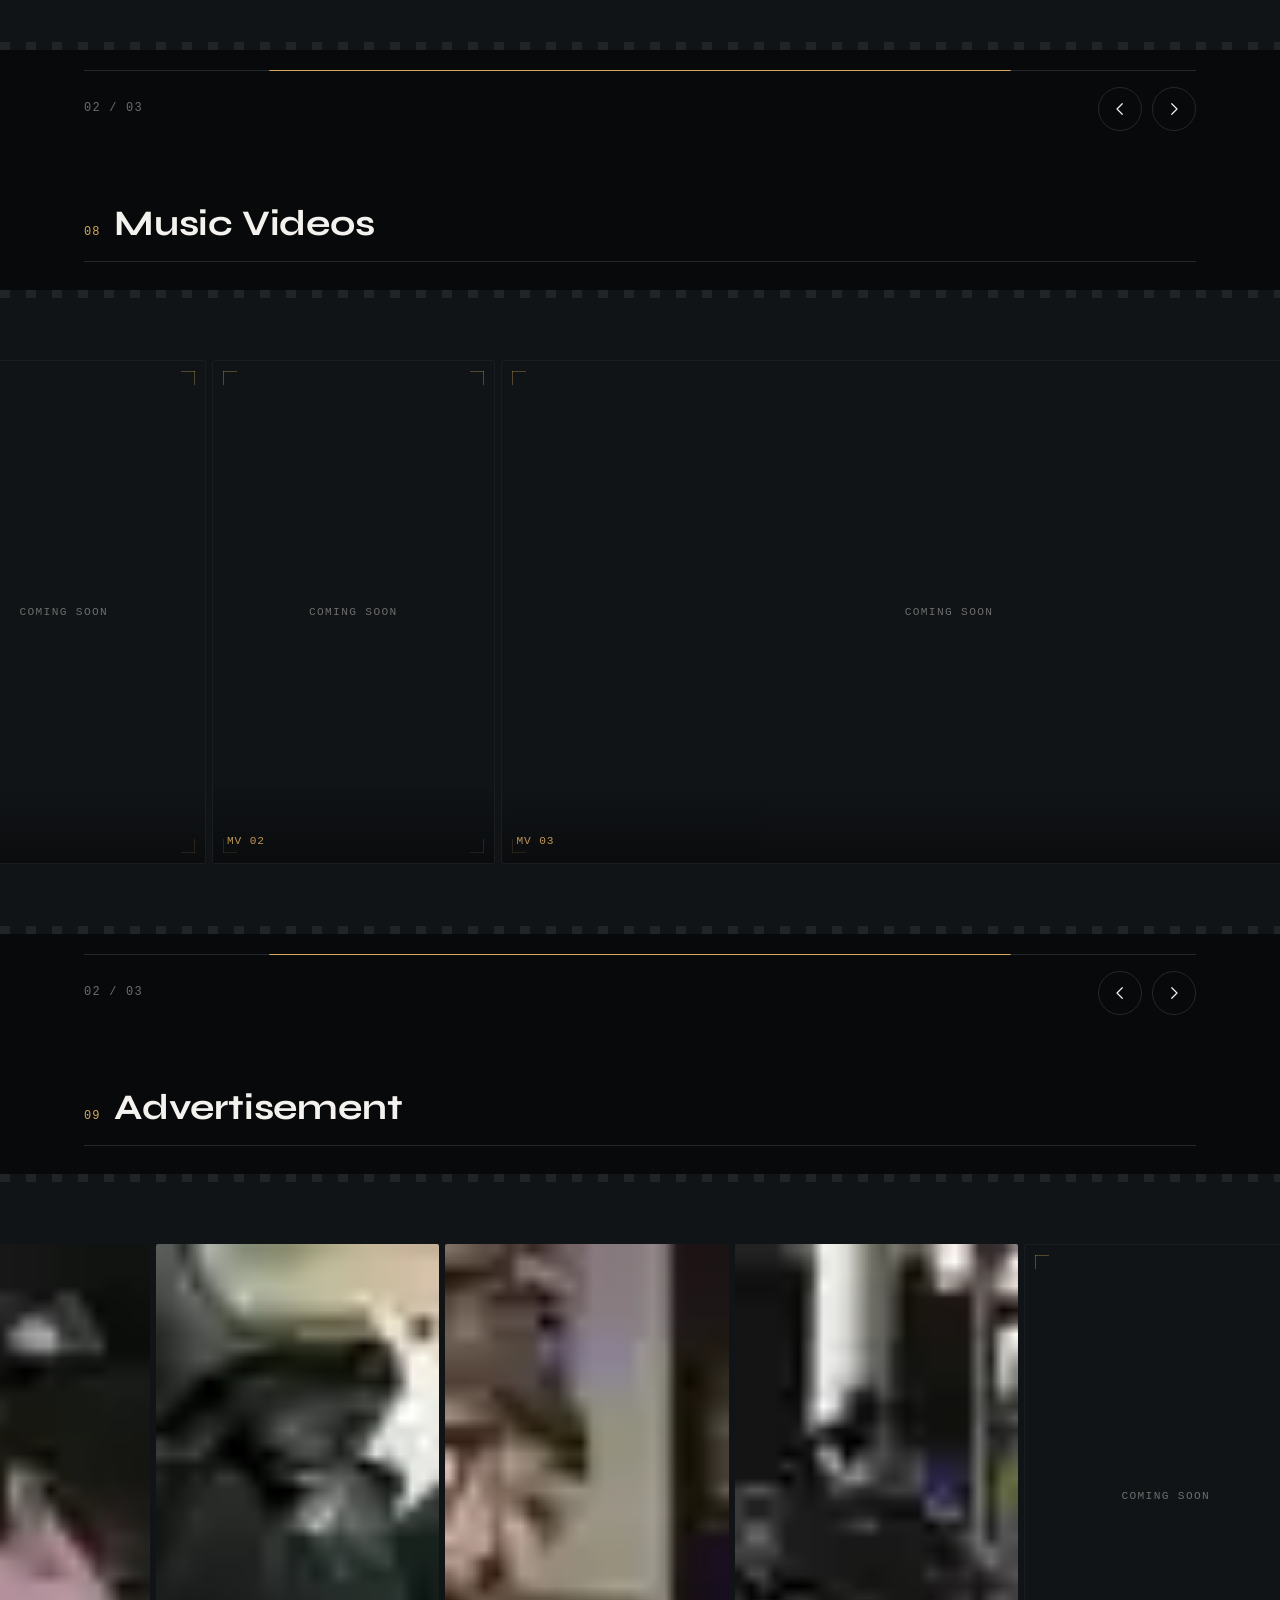
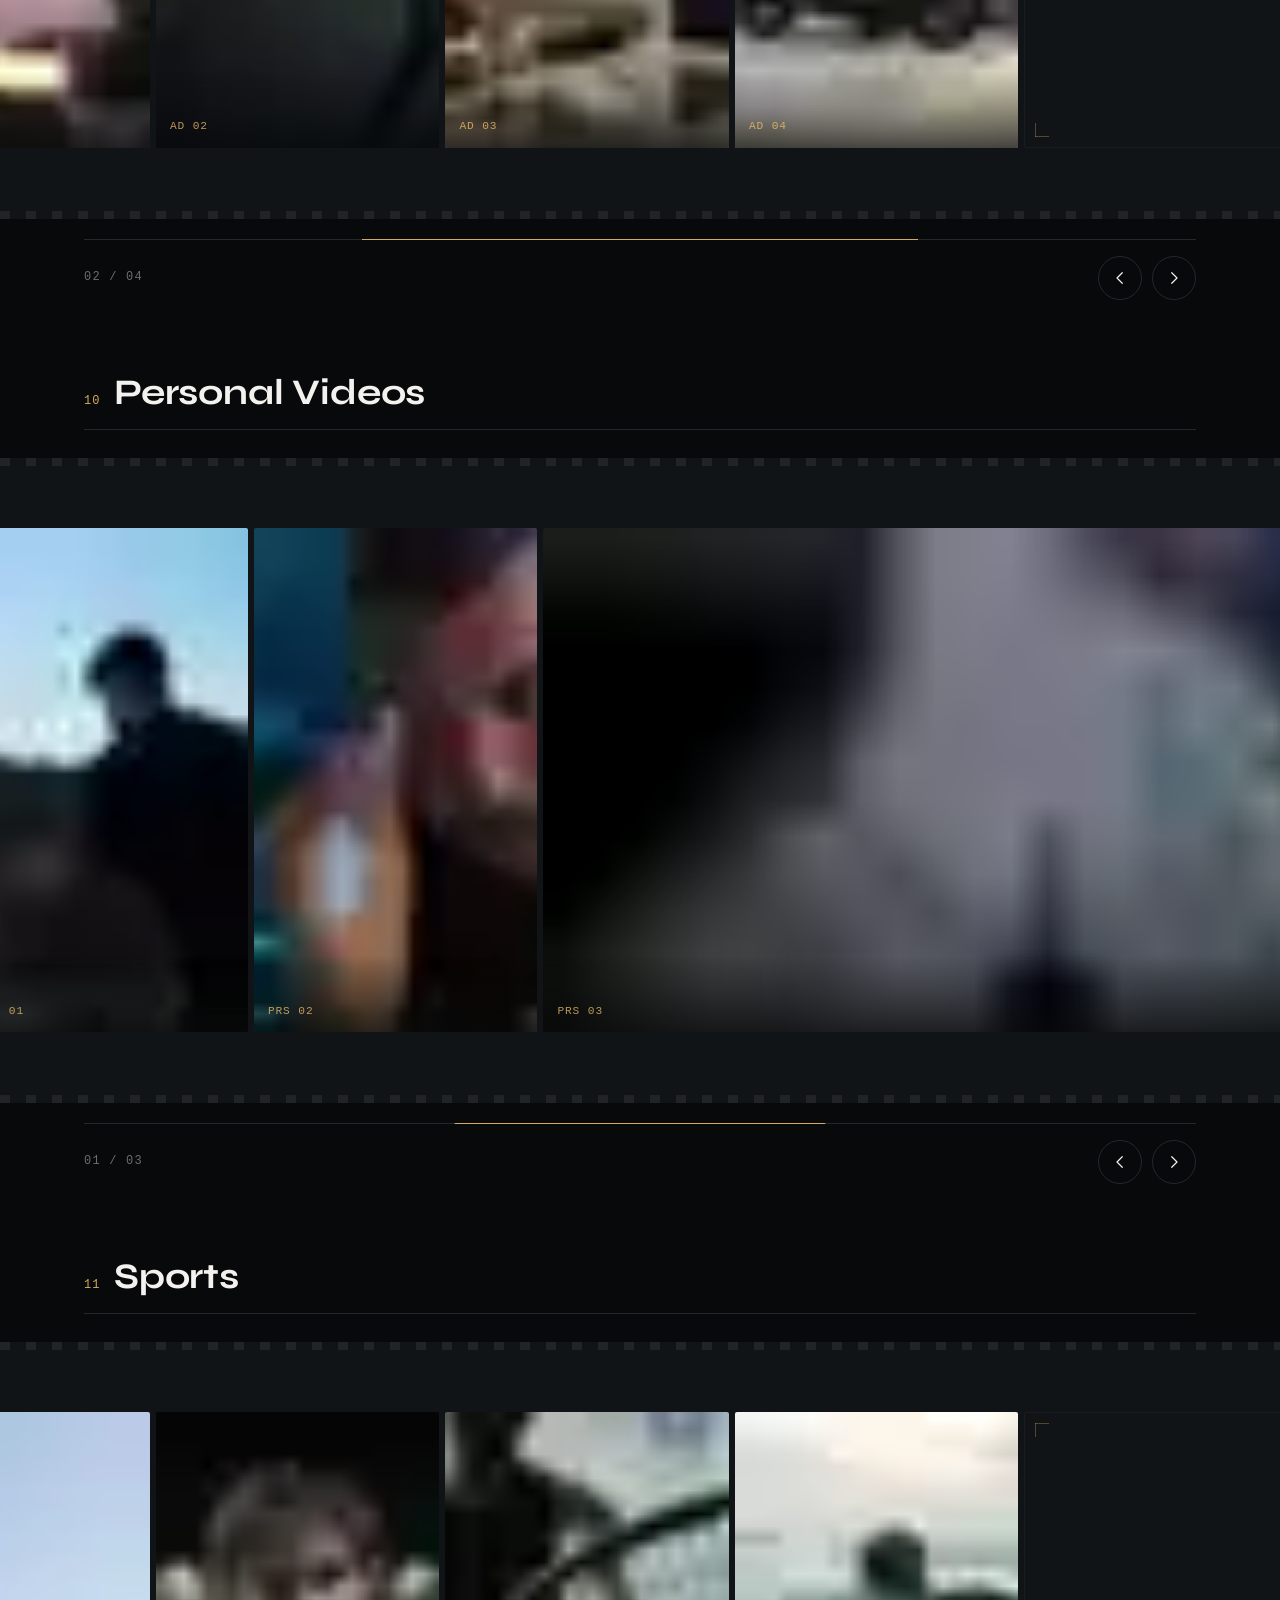
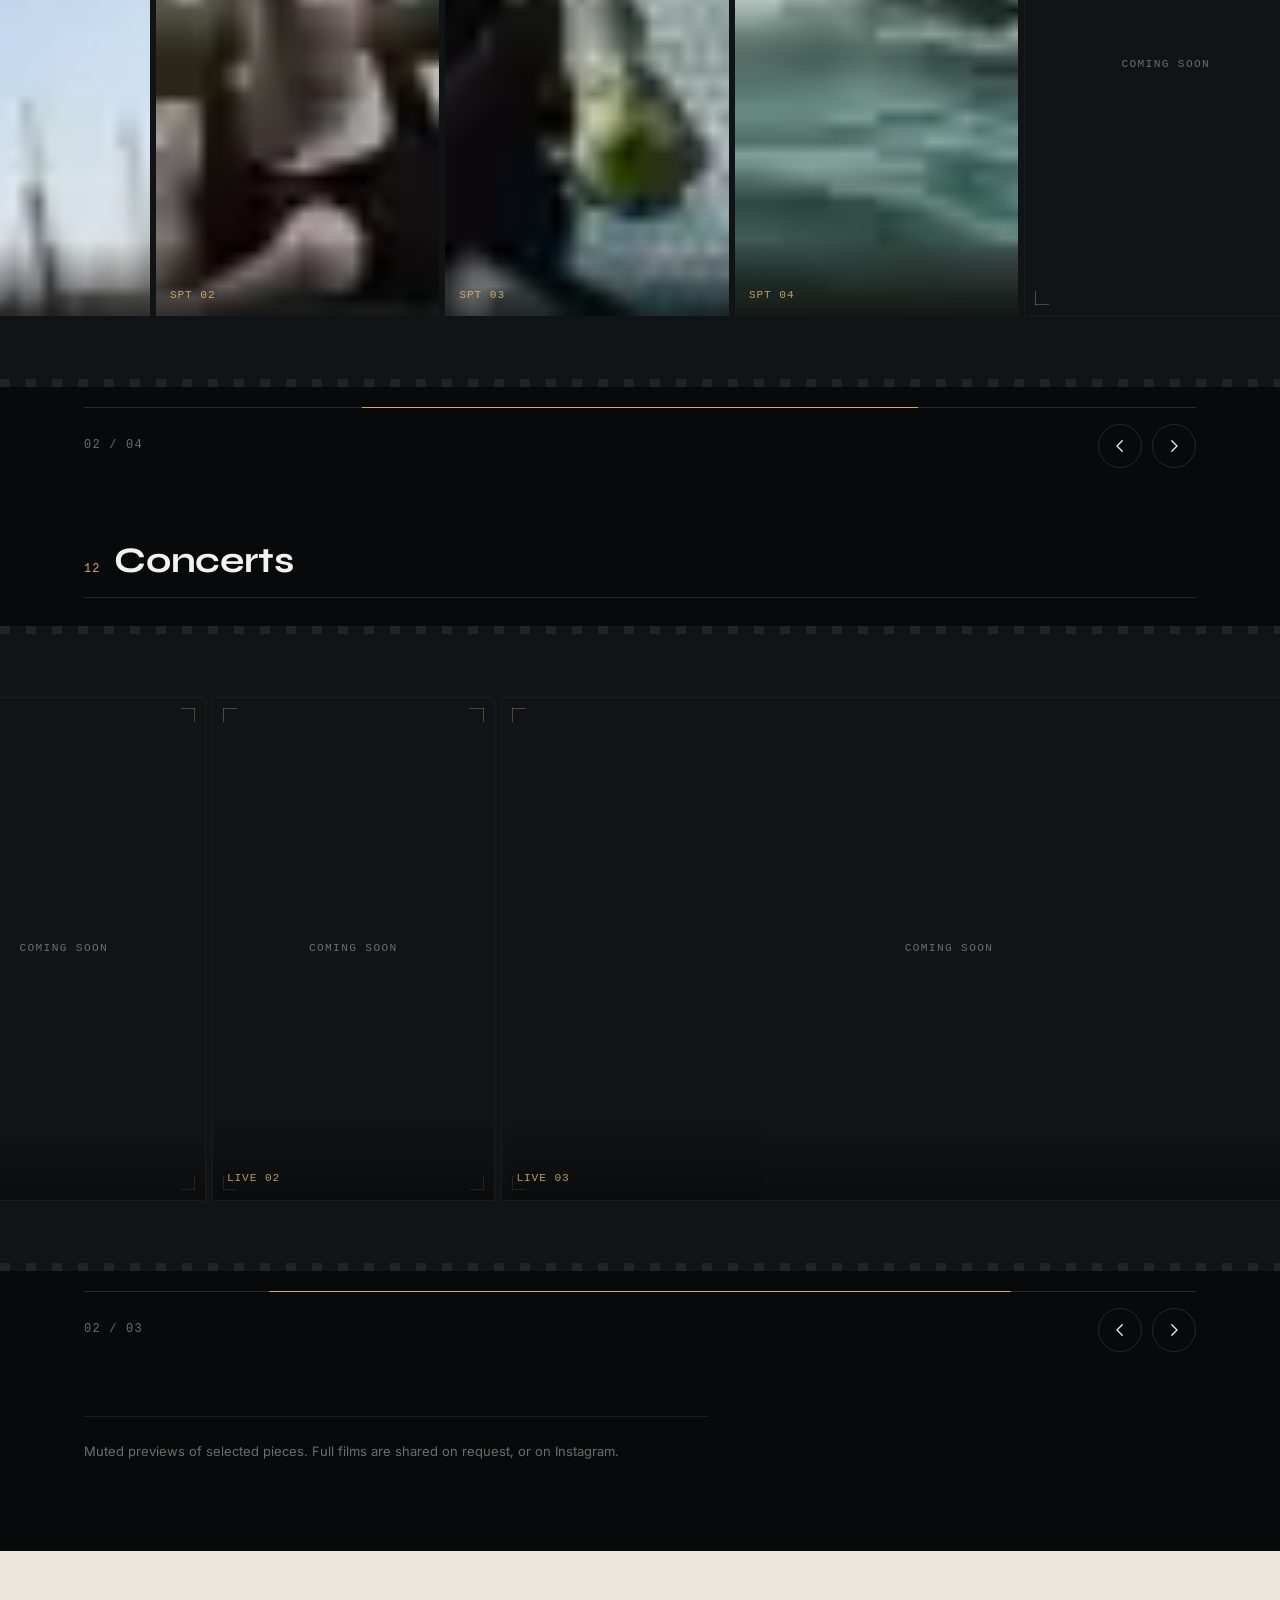
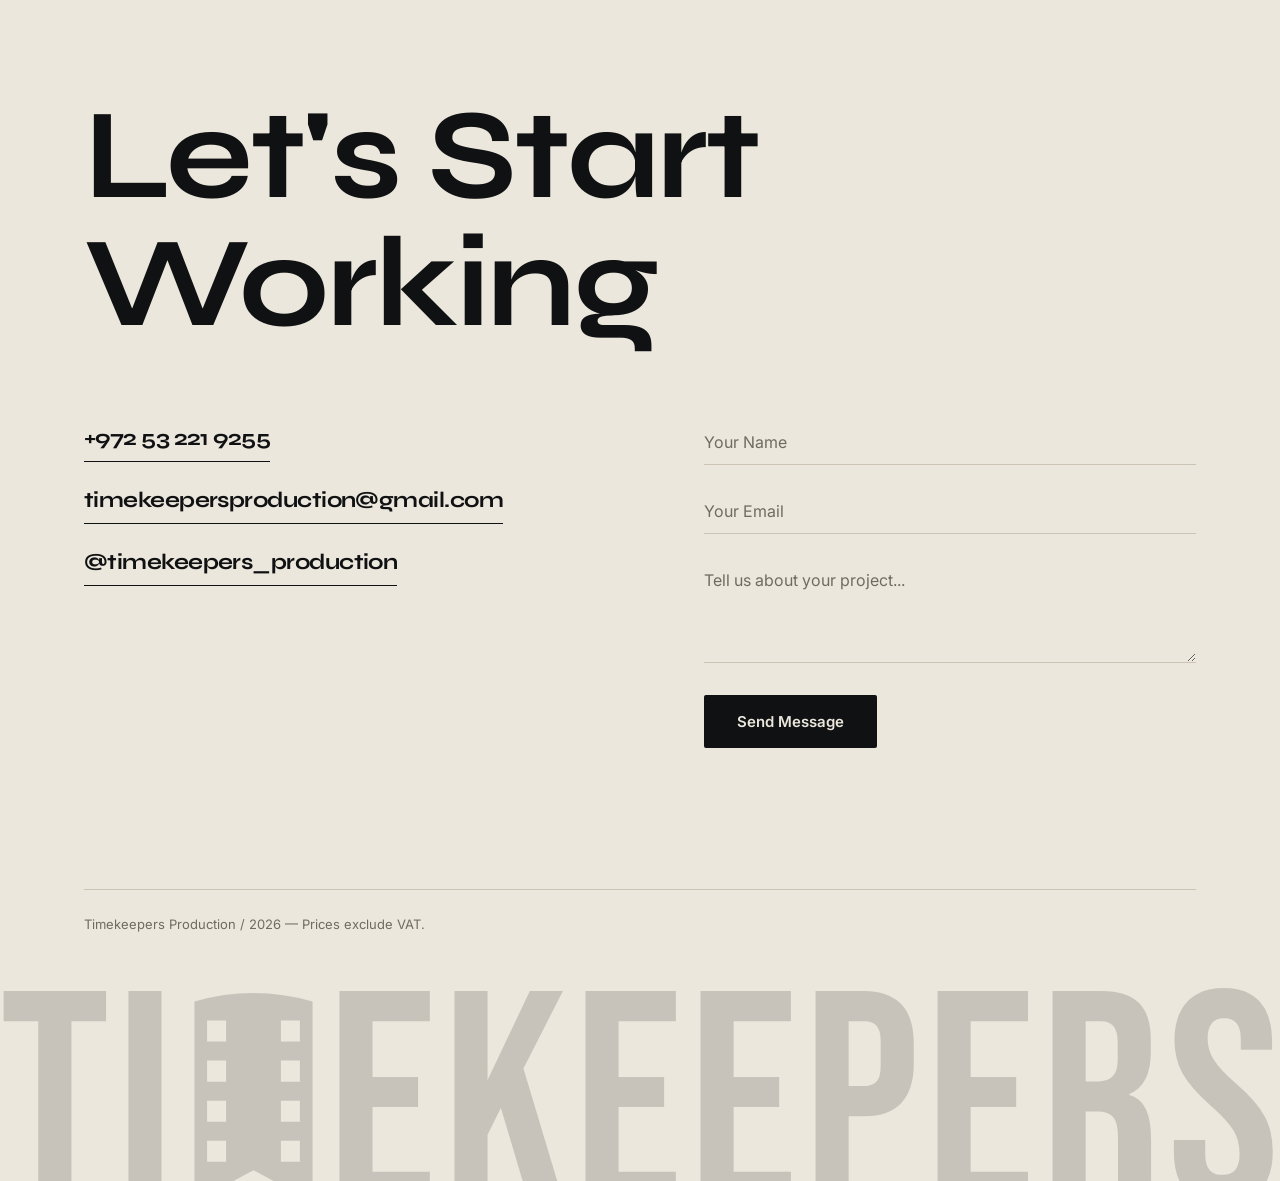
<file: works.html>
<!DOCTYPE html>
<html lang="en">
<head>
<meta charset="UTF-8">
<meta name="viewport" content="width=device-width, initial-scale=1.0">
<title>Our Work | Timekeepers</title>
<meta name="description" content="Timekeepers Production work by category — weddings, interviews and podcasts, travel, documentary, food, family, events, music videos, advertisement, personal films, sports and concerts.">
<meta name="theme-color" content="#08090a">
<link rel="icon" type="image/svg+xml" href="data:image/svg+xml,%3Csvg xmlns='http://www.w3.org/2000/svg' viewBox='0 0 64 64'%3E%3Crect width='64' height='64' rx='12' fill='%2308090a'/%3E%3Cpath transform='translate(17 8) scale(.47)' fill='%23f4f2ee' fill-rule='evenodd' d='M4 5Q32-3 60 5V100L32 85 4 100ZM10 14h9v10h-9zM45 14h9v10h-9zM10 33h9v10h-9zM45 33h9v10h-9zM10 52h9v10h-9zM45 52h9v10h-9zM10 71h9v10h-9zM45 71h9v10h-9z'/%3E%3C/svg%3E">

<!-- Gates every entrance animation. Without JS the page renders complete
     and static, never stranded at opacity 0. -->
<script>document.documentElement.className += ' js';</script>

<link rel="preconnect" href="https://fonts.googleapis.com">
<link rel="preconnect" href="https://fonts.gstatic.com" crossorigin>
<link rel="stylesheet" href="https://fonts.googleapis.com/css2?family=Bebas+Neue&family=Inter:wght@400;500;600&family=Rubik:wght@400;500;700&family=Syne:wght@700;800&display=swap">
<link rel="stylesheet" href="assets/css/site.css">
</head>
<body>

<a class="skip lang" href="#main" data-en="Skip to content" data-he="דילוג לתוכן" data-ru="Перейти к содержанию">Skip to content</a>

<div class="grain" aria-hidden="true"></div>

<div class="rail" aria-hidden="true"><div class="rail-fill" id="railFill"></div></div>

<nav class="nav" id="nav">
    <a class="logo" href="index.html" aria-label="Timekeepers Production">TI<svg class="mark" viewBox="0 0 64 100" aria-hidden="true" focusable="false"><path fill-rule="evenodd" d="M4 5Q32-3 60 5V100L32 85 4 100ZM10 14h9v10h-9zM45 14h9v10h-9zM10 33h9v10h-9zM45 33h9v10h-9zM10 52h9v10h-9zM45 52h9v10h-9zM10 71h9v10h-9zM45 71h9v10h-9z"/></svg>EKEEPERS</a>

    <button class="nav-toggle lang-aria" id="navToggle" type="button" aria-expanded="false" aria-controls="navLinks"
            data-en="Menu" data-he="תפריט" data-ru="Меню" aria-label="Menu">
        <span></span><span></span>
    </button>

    <!-- Site menu: one entry per page, or per anchor on the home page.
         To add a page, follow README.md and add its link here on every page.
         The current page is marked by site.js (aria-current="page"). -->
    <div class="nav-links" id="navLinks">
        <a href="index.html" class="lang" data-en="Home" data-he="בית" data-ru="Главная">Home</a>
        <a href="works.html" class="lang" data-en="Work" data-he="עבודות" data-ru="Работы">Work</a>
        <a href="packages.html" class="lang" data-en="Packages" data-he="חבילות" data-ru="Пакеты">Packages</a>
        <a href="weddings.html" class="lang" data-en="Weddings" data-he="חתונות" data-ru="Свадьбы">Weddings</a>
        <a href="index.html#ratecard" class="lang" data-en="Rate Card" data-he="מחירון" data-ru="Прайс">Rate Card</a>
        <a href="#contact" class="lang" data-en="Contact" data-he="צור קשר" data-ru="Контакты">Contact</a>
        <select class="lang-switch lang-aria" id="langSwitch" onchange="changeLanguage(this.value)"
                data-en="Language" data-he="שפה" data-ru="Язык" aria-label="Language">
            <option value="en">English</option>
            <option value="he">עברית</option>
            <option value="ru">Русский</option>
        </select>
    </div>
</nav>

<main id="main">

<!-- ══════════ WORKS — every project type, one section each ══════════ -->
<section class="band band--page band--works" id="works">
    <div class="wrap">
        <div class="head" data-reveal>
            <h1 class="lang" data-split data-en="Our Work" data-he="העבודות שלנו" data-ru="Наши работы">Our Work</h1>
            <p class="lede fade lang" style="--lag:160ms"
               data-en="Every kind of project we shoot, by category. Pick one to browse it on its own, or scroll through them all."
               data-he="כל סוגי הפרויקטים שאנחנו מצלמים, לפי קטגוריה. בחרו אחת כדי לעיין בה בנפרד, או גללו דרך כולן."
               data-ru="Все типы проектов, которые мы снимаем, по категориям. Выберите одну или пролистайте все.">Every kind of project we shoot, by category. Pick one to browse it on its own, or scroll through them all.</p>
        </div>
    </div>

    <!-- Filter bar. Each chip is a plain hash link: site.js turns the hash into a
         filter (client-side routing, shareable URLs), and without JS every category
         simply shows. Chip hashes (#podcasts) deliberately differ from section ids
         (#cat-podcasts) so the browser never jumps on click. -->
    <div class="filter" id="filter" data-reveal>
        <div class="wrap filter-wrap fade">
            <span class="filter-label" aria-hidden="true">REC ● <span class="lang" data-en="CATEGORY" data-he="קטגוריה" data-ru="КАТЕГОРИЯ">CATEGORY</span></span>
            <!-- Arrows scroll the category bar when it is wider than the screen; site.js hides
                 each one when there is nothing more in its direction. -->
            <div class="chips-scroller">
            <button class="chips-btn chips-btn--prev lang-aria" type="button" aria-label="Previous categories" data-en="Previous categories" data-he="הקטגוריות הקודמות" data-ru="Предыдущие категории" hidden><svg viewBox="0 0 24 24" width="16" height="16" aria-hidden="true" focusable="false"><path d="M9 5l7 7-7 7" fill="none" stroke="currentColor" stroke-width="1.6" stroke-linecap="round" stroke-linejoin="round"/></svg></button>
            <nav class="chips lang-aria" aria-label="Project categories" data-en="Project categories" data-he="קטגוריות פרויקטים" data-ru="Категории проектов">
            <a class="chip lang" href="#all" data-cat="all" data-en="All" data-he="הכל" data-ru="Все">All</a>
            <a class="chip lang" href="#weddings" data-cat="weddings" data-en="Weddings" data-he="חתונות" data-ru="Свадьбы">Weddings</a>
            <a class="chip lang" href="#podcasts" data-cat="podcasts" data-en="Interviews &amp; Podcasts" data-he="ראיונות ופודקאסטים" data-ru="Интервью и подкасты">Interviews &amp; Podcasts</a>
            <a class="chip lang" href="#travel" data-cat="travel" data-en="Travel with a Videographer" data-he="טיולים עם וידאוגרף" data-ru="Путешествия с видеографом">Travel with a Videographer</a>
            <a class="chip lang" href="#documentary" data-cat="documentary" data-en="Documentary Films" data-he="סרטים דוקומנטריים" data-ru="Документальное кино">Documentary Films</a>
            <a class="chip lang" href="#food" data-cat="food" data-en="Food Content" data-he="תוכן אוכל" data-ru="Фуд контент">Food Content</a>
            <a class="chip lang" href="#family" data-cat="family" data-en="Family Videos" data-he="סרטוני משפחה" data-ru="Семейные видео">Family Videos</a>
            <a class="chip lang" href="#events" data-cat="events" data-en="Events" data-he="אירועים" data-ru="Мероприятия">Events</a>
            <a class="chip lang" href="#music" data-cat="music" data-en="Music Videos" data-he="קליפים" data-ru="Музыкальные клипы">Music Videos</a>
            <a class="chip lang" href="#advertisement" data-cat="advertisement" data-en="Advertisement" data-he="פרסומות" data-ru="Реклама">Advertisement</a>
            <a class="chip lang" href="#personal" data-cat="personal" data-en="Personal Videos" data-he="סרטונים אישיים" data-ru="Персональные видео">Personal Videos</a>
            <a class="chip lang" href="#sports" data-cat="sports" data-en="Sports" data-he="ספורט" data-ru="Спорт">Sports</a>
            <a class="chip lang" href="#concerts" data-cat="concerts" data-en="Concerts" data-he="הופעות" data-ru="Концерты">Concerts</a>
            </nav>
            <button class="chips-btn chips-btn--next lang-aria" type="button" aria-label="More categories" data-en="More categories" data-he="קטגוריות נוספות" data-ru="Ещё категории" hidden><svg viewBox="0 0 24 24" width="16" height="16" aria-hidden="true" focusable="false"><path d="M9 5l7 7-7 7" fill="none" stroke="currentColor" stroke-width="1.6" stroke-linecap="round" stroke-linejoin="round"/></svg></button>
            </div>
        </div>
    </div>

    <div class="cats" id="cats">
    <section class="cat" id="cat-weddings" data-cat="weddings" data-reveal>
        <div class="wrap">
            <h2 class="cat-head"><span class="cat-num" aria-hidden="true">01</span><span class="lang" data-en="Weddings" data-he="חתונות" data-ru="Свадьбы">Weddings</span></h2>
        </div>
        <!-- One strip per category, built like the home page's Selected Work: frames at one
             height, widths by aspect. To add a piece, copy a <article class="frame"> and point
             data-video / <img> at assets/works/weddings/ (see README, "Filling the Works page"). -->
        <div class="strip-shell">
            <div class="strip fade lang-aria" role="region" tabindex="0" aria-label="Weddings, scrolls sideways"
                 data-en="Weddings, scrolls sideways" data-he="חתונות, גלילה לצדדים" data-ru="Свадьбы, горизонтальная прокрутка">
                <article class="frame" style="--ar:720/1280;--blur:url('[data-uri]')" data-video="assets/works/weddings/weddings-01.mp4">
                    <img src="assets/works/weddings/weddings-01.webp" width="720" height="1280" alt="" loading="lazy" decoding="async">
                    <video muted playsinline loop preload="none" aria-hidden="true" tabindex="-1"></video>
                    <span class="frame-cap"><span class="frame-idx" aria-hidden="true">WED 01</span></span>
                </article>
                <article class="frame" style="--ar:720/1280;--blur:url('[data-uri]')" data-video="assets/works/weddings/weddings-02.mp4">
                    <img src="assets/works/weddings/weddings-02.webp" width="720" height="1280" alt="" loading="lazy" decoding="async">
                    <video muted playsinline loop preload="none" aria-hidden="true" tabindex="-1"></video>
                    <span class="frame-cap"><span class="frame-idx" aria-hidden="true">WED 02</span></span>
                </article>
                <article class="frame" style="--ar:1280/720;--blur:url('[data-uri]')" data-video="assets/works/weddings/weddings-03.mp4">
                    <img src="assets/works/weddings/weddings-03.webp" width="1280" height="720" alt="" loading="lazy" decoding="async">
                    <video muted playsinline loop preload="none" aria-hidden="true" tabindex="-1"></video>
                    <span class="frame-cap"><span class="frame-idx" aria-hidden="true">WED 03</span></span>
                </article>
            </div>
            <div class="wrap strip-foot fade" style="--i:1">
                <div class="strip-bar" aria-hidden="true"><i></i></div>
                <div class="strip-nav">
                    <span class="strip-count" aria-hidden="true"><span>01</span> / 03</span>
                    <button class="strip-btn strip-btn--prev lang-aria" type="button" aria-label="Previous" data-en="Previous" data-he="הקודם" data-ru="Назад"><svg viewBox="0 0 24 24" width="18" height="18" aria-hidden="true" focusable="false"><path d="M9 5l7 7-7 7" fill="none" stroke="currentColor" stroke-width="1.6" stroke-linecap="round" stroke-linejoin="round"/></svg></button>
                    <button class="strip-btn lang-aria" type="button" aria-label="Next" data-en="Next" data-he="הבא" data-ru="Вперёд"><svg viewBox="0 0 24 24" width="18" height="18" aria-hidden="true" focusable="false"><path d="M9 5l7 7-7 7" fill="none" stroke="currentColor" stroke-width="1.6" stroke-linecap="round" stroke-linejoin="round"/></svg></button>
                </div>
            </div>
        </div>
    </section>

    <section class="cat" id="cat-podcasts" data-cat="podcasts" data-reveal>
        <div class="wrap">
            <h2 class="cat-head"><span class="cat-num" aria-hidden="true">02</span><span class="lang" data-en="Interviews &amp; Podcasts" data-he="ראיונות ופודקאסטים" data-ru="Интервью и подкасты">Interviews &amp; Podcasts</span></h2>
        </div>
        <!-- One strip per category, built like the home page's Selected Work: frames at one
             height, widths by aspect. To add a piece, copy a <article class="frame"> and point
             data-video / <img> at assets/works/podcasts/ (see README, "Filling the Works page"). -->
        <div class="strip-shell">
            <div class="strip fade lang-aria" role="region" tabindex="0" aria-label="Interviews &amp; Podcasts, scrolls sideways"
                 data-en="Interviews &amp; Podcasts, scrolls sideways" data-he="ראיונות ופודקאסטים, גלילה לצדדים" data-ru="Интервью и подкасты, горизонтальная прокрутка">
                <article class="frame" style="--ar:720/1280;--blur:url('[data-uri]')" data-video="assets/works/podcasts/podcasts-01.mp4">
                    <img src="assets/works/podcasts/podcasts-01.webp" width="720" height="1280" alt="" loading="lazy" decoding="async">
                    <video muted playsinline loop preload="none" aria-hidden="true" tabindex="-1"></video>
                    <span class="frame-cap"><span class="frame-idx" aria-hidden="true">POD 01</span></span>
                </article>
                <article class="frame" style="--ar:720/1280;--blur:url('[data-uri]')" data-video="assets/works/podcasts/podcasts-02.mp4">
                    <img src="assets/works/podcasts/podcasts-02.webp" width="720" height="1280" alt="" loading="lazy" decoding="async">
                    <video muted playsinline loop preload="none" aria-hidden="true" tabindex="-1"></video>
                    <span class="frame-cap"><span class="frame-idx" aria-hidden="true">POD 02</span></span>
                </article>
                <article class="frame" style="--ar:1280/720;--blur:url('[data-uri]')" data-video="assets/works/podcasts/podcasts-03.mp4">
                    <img src="assets/works/podcasts/podcasts-03.webp" width="1280" height="720" alt="" loading="lazy" decoding="async">
                    <video muted playsinline loop preload="none" aria-hidden="true" tabindex="-1"></video>
                    <span class="frame-cap"><span class="frame-idx" aria-hidden="true">POD 03</span></span>
                </article>
            </div>
            <div class="wrap strip-foot fade" style="--i:1">
                <div class="strip-bar" aria-hidden="true"><i></i></div>
                <div class="strip-nav">
                    <span class="strip-count" aria-hidden="true"><span>01</span> / 03</span>
                    <button class="strip-btn strip-btn--prev lang-aria" type="button" aria-label="Previous" data-en="Previous" data-he="הקודם" data-ru="Назад"><svg viewBox="0 0 24 24" width="18" height="18" aria-hidden="true" focusable="false"><path d="M9 5l7 7-7 7" fill="none" stroke="currentColor" stroke-width="1.6" stroke-linecap="round" stroke-linejoin="round"/></svg></button>
                    <button class="strip-btn lang-aria" type="button" aria-label="Next" data-en="Next" data-he="הבא" data-ru="Вперёд"><svg viewBox="0 0 24 24" width="18" height="18" aria-hidden="true" focusable="false"><path d="M9 5l7 7-7 7" fill="none" stroke="currentColor" stroke-width="1.6" stroke-linecap="round" stroke-linejoin="round"/></svg></button>
                </div>
            </div>
        </div>
    </section>

    <section class="cat" id="cat-travel" data-cat="travel" data-reveal>
        <div class="wrap">
            <h2 class="cat-head"><span class="cat-num" aria-hidden="true">03</span><span class="lang" data-en="Travel with a Videographer" data-he="טיולים עם וידאוגרף" data-ru="Путешествия с видеографом">Travel with a Videographer</span></h2>
        </div>
        <!-- One strip per category, built like the home page's Selected Work: frames at one
             height, widths by aspect. To add a piece, copy a <article class="frame"> and point
             data-video / <img> at assets/works/travel/ (see README, "Filling the Works page"). -->
        <div class="strip-shell">
            <div class="strip fade lang-aria" role="region" tabindex="0" aria-label="Travel with a Videographer, scrolls sideways"
                 data-en="Travel with a Videographer, scrolls sideways" data-he="טיולים עם וידאוגרף, גלילה לצדדים" data-ru="Путешествия с видеографом, горизонтальная прокрутка">
                <article class="frame" style="--ar:720/1280;--blur:url('[data-uri]')" data-video="assets/works/travel/travel-01.mp4">
                    <img src="assets/works/travel/travel-01.webp" width="720" height="1280" alt="" loading="lazy" decoding="async">
                    <video muted playsinline loop preload="none" aria-hidden="true" tabindex="-1"></video>
                    <span class="frame-cap"><span class="frame-idx" aria-hidden="true">TRV 01</span></span>
                </article>
                <article class="frame" style="--ar:720/1280;--blur:url('[data-uri]')" data-video="assets/works/travel/travel-02.mp4">
                    <img src="assets/works/travel/travel-02.webp" width="720" height="1280" alt="" loading="lazy" decoding="async">
                    <video muted playsinline loop preload="none" aria-hidden="true" tabindex="-1"></video>
                    <span class="frame-cap"><span class="frame-idx" aria-hidden="true">TRV 02</span></span>
                </article>
                <article class="frame" style="--ar:1280/720;--blur:url('[data-uri]')" data-video="assets/works/travel/travel-03.mp4">
                    <img src="assets/works/travel/travel-03.webp" width="1280" height="720" alt="" loading="lazy" decoding="async">
                    <video muted playsinline loop preload="none" aria-hidden="true" tabindex="-1"></video>
                    <span class="frame-cap"><span class="frame-idx" aria-hidden="true">TRV 03</span></span>
                </article>
            </div>
            <div class="wrap strip-foot fade" style="--i:1">
                <div class="strip-bar" aria-hidden="true"><i></i></div>
                <div class="strip-nav">
                    <span class="strip-count" aria-hidden="true"><span>01</span> / 03</span>
                    <button class="strip-btn strip-btn--prev lang-aria" type="button" aria-label="Previous" data-en="Previous" data-he="הקודם" data-ru="Назад"><svg viewBox="0 0 24 24" width="18" height="18" aria-hidden="true" focusable="false"><path d="M9 5l7 7-7 7" fill="none" stroke="currentColor" stroke-width="1.6" stroke-linecap="round" stroke-linejoin="round"/></svg></button>
                    <button class="strip-btn lang-aria" type="button" aria-label="Next" data-en="Next" data-he="הבא" data-ru="Вперёд"><svg viewBox="0 0 24 24" width="18" height="18" aria-hidden="true" focusable="false"><path d="M9 5l7 7-7 7" fill="none" stroke="currentColor" stroke-width="1.6" stroke-linecap="round" stroke-linejoin="round"/></svg></button>
                </div>
            </div>
        </div>
    </section>

    <section class="cat" id="cat-documentary" data-cat="documentary" data-reveal>
        <div class="wrap">
            <h2 class="cat-head"><span class="cat-num" aria-hidden="true">04</span><span class="lang" data-en="Documentary Films" data-he="סרטים דוקומנטריים" data-ru="Документальное кино">Documentary Films</span></h2>
        </div>
        <!-- One strip per category, built like the home page's Selected Work: frames at one
             height, widths by aspect. To add a piece, copy a <article class="frame"> and point
             data-video / <img> at assets/works/documentary/ (see README, "Filling the Works page"). -->
        <div class="strip-shell">
            <div class="strip fade lang-aria" role="region" tabindex="0" aria-label="Documentary Films, scrolls sideways"
                 data-en="Documentary Films, scrolls sideways" data-he="סרטים דוקומנטריים, גלילה לצדדים" data-ru="Документальное кино, горизонтальная прокрутка">
                <article class="frame" style="--ar:720/1280;--blur:url('[data-uri]')" data-video="assets/works/documentary/documentary-01.mp4">
                    <img src="assets/works/documentary/documentary-01.webp" width="720" height="1280" alt="" loading="lazy" decoding="async">
                    <video muted playsinline loop preload="none" aria-hidden="true" tabindex="-1"></video>
                    <span class="frame-cap"><span class="frame-idx" aria-hidden="true">DOC 01</span></span>
                </article>
                <article class="frame" style="--ar:720/1280;--blur:url('[data-uri]')" data-video="assets/works/documentary/documentary-02.mp4">
                    <img src="assets/works/documentary/documentary-02.webp" width="720" height="1280" alt="" loading="lazy" decoding="async">
                    <video muted playsinline loop preload="none" aria-hidden="true" tabindex="-1"></video>
                    <span class="frame-cap"><span class="frame-idx" aria-hidden="true">DOC 02</span></span>
                </article>
                <article class="frame" style="--ar:1280/720;--blur:url('[data-uri]')" data-video="assets/works/documentary/documentary-03.mp4">
                    <img src="assets/works/documentary/documentary-03.webp" width="1280" height="720" alt="" loading="lazy" decoding="async">
                    <video muted playsinline loop preload="none" aria-hidden="true" tabindex="-1"></video>
                    <span class="frame-cap"><span class="frame-idx" aria-hidden="true">DOC 03</span></span>
                </article>
            </div>
            <div class="wrap strip-foot fade" style="--i:1">
                <div class="strip-bar" aria-hidden="true"><i></i></div>
                <div class="strip-nav">
                    <span class="strip-count" aria-hidden="true"><span>01</span> / 03</span>
                    <button class="strip-btn strip-btn--prev lang-aria" type="button" aria-label="Previous" data-en="Previous" data-he="הקודם" data-ru="Назад"><svg viewBox="0 0 24 24" width="18" height="18" aria-hidden="true" focusable="false"><path d="M9 5l7 7-7 7" fill="none" stroke="currentColor" stroke-width="1.6" stroke-linecap="round" stroke-linejoin="round"/></svg></button>
                    <button class="strip-btn lang-aria" type="button" aria-label="Next" data-en="Next" data-he="הבא" data-ru="Вперёд"><svg viewBox="0 0 24 24" width="18" height="18" aria-hidden="true" focusable="false"><path d="M9 5l7 7-7 7" fill="none" stroke="currentColor" stroke-width="1.6" stroke-linecap="round" stroke-linejoin="round"/></svg></button>
                </div>
            </div>
        </div>
    </section>

    <section class="cat" id="cat-food" data-cat="food" data-reveal>
        <div class="wrap">
            <h2 class="cat-head"><span class="cat-num" aria-hidden="true">05</span><span class="lang" data-en="Food Content" data-he="תוכן אוכל" data-ru="Фуд контент">Food Content</span></h2>
        </div>
        <!-- One strip per category, built like the home page's Selected Work: frames at one
             height, widths by aspect. To add a piece, copy a <article class="frame"> and point
             data-video / <img> at assets/works/food/ (see README, "Filling the Works page"). -->
        <div class="strip-shell">
            <div class="strip fade lang-aria" role="region" tabindex="0" aria-label="Food Content, scrolls sideways"
                 data-en="Food Content, scrolls sideways" data-he="תוכן אוכל, גלילה לצדדים" data-ru="Фуд контент, горизонтальная прокрутка">
                <article class="frame" style="--ar:720/1280;--blur:url('[data-uri]')" data-video="assets/works/food/food-01.mp4">
                    <img src="assets/works/food/food-01.webp" width="720" height="1280" alt="" loading="lazy" decoding="async">
                    <video muted playsinline loop preload="none" aria-hidden="true" tabindex="-1"></video>
                    <span class="frame-cap"><span class="frame-idx" aria-hidden="true">FOOD 01</span></span>
                </article>
                <article class="frame" style="--ar:720/1280;--blur:url('[data-uri]')" data-video="assets/works/food/food-02.mp4">
                    <img src="assets/works/food/food-02.webp" width="720" height="1280" alt="" loading="lazy" decoding="async">
                    <video muted playsinline loop preload="none" aria-hidden="true" tabindex="-1"></video>
                    <span class="frame-cap"><span class="frame-idx" aria-hidden="true">FOOD 02</span></span>
                </article>
                <article class="frame" style="--ar:720/1280;--blur:url('[data-uri]')" data-video="assets/works/food/food-03.mp4">
                    <img src="assets/works/food/food-03.webp" width="720" height="1280" alt="" loading="lazy" decoding="async">
                    <video muted playsinline loop preload="none" aria-hidden="true" tabindex="-1"></video>
                    <span class="frame-cap"><span class="frame-idx" aria-hidden="true">FOOD 03</span></span>
                </article>
                <article class="frame" style="--ar:720/1280;--blur:url('[data-uri]')" data-video="assets/works/food/food-04.mp4">
                    <img src="assets/works/food/food-04.webp" width="720" height="1280" alt="" loading="lazy" decoding="async">
                    <video muted playsinline loop preload="none" aria-hidden="true" tabindex="-1"></video>
                    <span class="frame-cap"><span class="frame-idx" aria-hidden="true">FOOD 04</span></span>
                </article>
            </div>
            <div class="wrap strip-foot fade" style="--i:1">
                <div class="strip-bar" aria-hidden="true"><i></i></div>
                <div class="strip-nav">
                    <span class="strip-count" aria-hidden="true"><span>01</span> / 04</span>
                    <button class="strip-btn strip-btn--prev lang-aria" type="button" aria-label="Previous" data-en="Previous" data-he="הקודם" data-ru="Назад"><svg viewBox="0 0 24 24" width="18" height="18" aria-hidden="true" focusable="false"><path d="M9 5l7 7-7 7" fill="none" stroke="currentColor" stroke-width="1.6" stroke-linecap="round" stroke-linejoin="round"/></svg></button>
                    <button class="strip-btn lang-aria" type="button" aria-label="Next" data-en="Next" data-he="הבא" data-ru="Вперёд"><svg viewBox="0 0 24 24" width="18" height="18" aria-hidden="true" focusable="false"><path d="M9 5l7 7-7 7" fill="none" stroke="currentColor" stroke-width="1.6" stroke-linecap="round" stroke-linejoin="round"/></svg></button>
                </div>
            </div>
        </div>
    </section>

    <section class="cat" id="cat-family" data-cat="family" data-reveal>
        <div class="wrap">
            <h2 class="cat-head"><span class="cat-num" aria-hidden="true">06</span><span class="lang" data-en="Family Videos" data-he="סרטוני משפחה" data-ru="Семейные видео">Family Videos</span></h2>
        </div>
        <!-- One strip per category, built like the home page's Selected Work: frames at one
             height, widths by aspect. To add a piece, copy a <article class="frame"> and point
             data-video / <img> at assets/works/family/ (see README, "Filling the Works page"). -->
        <div class="strip-shell">
            <div class="strip fade lang-aria" role="region" tabindex="0" aria-label="Family Videos, scrolls sideways"
                 data-en="Family Videos, scrolls sideways" data-he="סרטוני משפחה, גלילה לצדדים" data-ru="Семейные видео, горизонтальная прокрутка">
                <article class="frame" style="--ar:720/1280;--blur:url('[data-uri]')" data-video="assets/works/family/family-01.mp4">
                    <img src="assets/works/family/family-01.webp" width="720" height="1280" alt="" loading="lazy" decoding="async">
                    <video muted playsinline loop preload="none" aria-hidden="true" tabindex="-1"></video>
                    <span class="frame-cap"><span class="frame-idx" aria-hidden="true">FAM 01</span></span>
                </article>
                <article class="frame" style="--ar:720/1280;--blur:url('[data-uri]')" data-video="assets/works/family/family-02.mp4">
                    <img src="assets/works/family/family-02.webp" width="720" height="1280" alt="" loading="lazy" decoding="async">
                    <video muted playsinline loop preload="none" aria-hidden="true" tabindex="-1"></video>
                    <span class="frame-cap"><span class="frame-idx" aria-hidden="true">FAM 02</span></span>
                </article>
                <article class="frame" style="--ar:1280/720;--blur:url('[data-uri]')" data-video="assets/works/family/family-03.mp4">
                    <img src="assets/works/family/family-03.webp" width="1280" height="720" alt="" loading="lazy" decoding="async">
                    <video muted playsinline loop preload="none" aria-hidden="true" tabindex="-1"></video>
                    <span class="frame-cap"><span class="frame-idx" aria-hidden="true">FAM 03</span></span>
                </article>
            </div>
            <div class="wrap strip-foot fade" style="--i:1">
                <div class="strip-bar" aria-hidden="true"><i></i></div>
                <div class="strip-nav">
                    <span class="strip-count" aria-hidden="true"><span>01</span> / 03</span>
                    <button class="strip-btn strip-btn--prev lang-aria" type="button" aria-label="Previous" data-en="Previous" data-he="הקודם" data-ru="Назад"><svg viewBox="0 0 24 24" width="18" height="18" aria-hidden="true" focusable="false"><path d="M9 5l7 7-7 7" fill="none" stroke="currentColor" stroke-width="1.6" stroke-linecap="round" stroke-linejoin="round"/></svg></button>
                    <button class="strip-btn lang-aria" type="button" aria-label="Next" data-en="Next" data-he="הבא" data-ru="Вперёд"><svg viewBox="0 0 24 24" width="18" height="18" aria-hidden="true" focusable="false"><path d="M9 5l7 7-7 7" fill="none" stroke="currentColor" stroke-width="1.6" stroke-linecap="round" stroke-linejoin="round"/></svg></button>
                </div>
            </div>
        </div>
    </section>

    <section class="cat" id="cat-events" data-cat="events" data-reveal>
        <div class="wrap">
            <h2 class="cat-head"><span class="cat-num" aria-hidden="true">07</span><span class="lang" data-en="Events" data-he="אירועים" data-ru="Мероприятия">Events</span></h2>
        </div>
        <!-- One strip per category, built like the home page's Selected Work: frames at one
             height, widths by aspect. To add a piece, copy a <article class="frame"> and point
             data-video / <img> at assets/works/events/ (see README, "Filling the Works page"). -->
        <div class="strip-shell">
            <div class="strip fade lang-aria" role="region" tabindex="0" aria-label="Events, scrolls sideways"
                 data-en="Events, scrolls sideways" data-he="אירועים, גלילה לצדדים" data-ru="Мероприятия, горизонтальная прокрутка">
                <article class="frame" style="--ar:720/1280;--blur:url('[data-uri]')" data-video="assets/works/events/events-01.mp4">
                    <img src="assets/works/events/events-01.webp" width="720" height="1280" alt="" loading="lazy" decoding="async">
                    <video muted playsinline loop preload="none" aria-hidden="true" tabindex="-1"></video>
                    <span class="frame-cap"><span class="frame-idx" aria-hidden="true">EVT 01</span></span>
                </article>
                <article class="frame" style="--ar:720/1280;--blur:url('[data-uri]')" data-video="assets/works/events/events-02.mp4">
                    <img src="assets/works/events/events-02.webp" width="720" height="1280" alt="" loading="lazy" decoding="async">
                    <video muted playsinline loop preload="none" aria-hidden="true" tabindex="-1"></video>
                    <span class="frame-cap"><span class="frame-idx" aria-hidden="true">EVT 02</span></span>
                </article>
                <article class="frame" style="--ar:720/1280;--blur:url('[data-uri]')" data-video="assets/works/events/events-03.mp4">
                    <img src="assets/works/events/events-03.webp" width="720" height="1280" alt="" loading="lazy" decoding="async">
                    <video muted playsinline loop preload="none" aria-hidden="true" tabindex="-1"></video>
                    <span class="frame-cap"><span class="frame-idx" aria-hidden="true">EVT 03</span></span>
                </article>
            </div>
            <div class="wrap strip-foot fade" style="--i:1">
                <div class="strip-bar" aria-hidden="true"><i></i></div>
                <div class="strip-nav">
                    <span class="strip-count" aria-hidden="true"><span>01</span> / 03</span>
                    <button class="strip-btn strip-btn--prev lang-aria" type="button" aria-label="Previous" data-en="Previous" data-he="הקודם" data-ru="Назад"><svg viewBox="0 0 24 24" width="18" height="18" aria-hidden="true" focusable="false"><path d="M9 5l7 7-7 7" fill="none" stroke="currentColor" stroke-width="1.6" stroke-linecap="round" stroke-linejoin="round"/></svg></button>
                    <button class="strip-btn lang-aria" type="button" aria-label="Next" data-en="Next" data-he="הבא" data-ru="Вперёд"><svg viewBox="0 0 24 24" width="18" height="18" aria-hidden="true" focusable="false"><path d="M9 5l7 7-7 7" fill="none" stroke="currentColor" stroke-width="1.6" stroke-linecap="round" stroke-linejoin="round"/></svg></button>
                </div>
            </div>
        </div>
    </section>

    <section class="cat" id="cat-music" data-cat="music" data-reveal>
        <div class="wrap">
            <h2 class="cat-head"><span class="cat-num" aria-hidden="true">08</span><span class="lang" data-en="Music Videos" data-he="קליפים" data-ru="Музыкальные клипы">Music Videos</span></h2>
        </div>
        <!-- One strip per category, built like the home page's Selected Work: frames at one
             height, widths by aspect. To add a piece, copy a <article class="frame"> and point
             data-video / <img> at assets/works/music/ (see README, "Filling the Works page"). -->
        <div class="strip-shell">
            <div class="strip fade lang-aria" role="region" tabindex="0" aria-label="Music Videos, scrolls sideways"
                 data-en="Music Videos, scrolls sideways" data-he="קליפים, גלילה לצדדים" data-ru="Музыкальные клипы, горизонтальная прокрутка">
                <article class="frame frame--empty" style="--ar:720/1280">
                    <span class="frame-empty lang" data-en="Coming soon" data-he="בקרוב" data-ru="Скоро">Coming soon</span>
                    <span class="frame-cap"><span class="frame-idx" aria-hidden="true">MV 01</span></span>
                </article>
                <article class="frame frame--empty" style="--ar:720/1280">
                    <span class="frame-empty lang" data-en="Coming soon" data-he="בקרוב" data-ru="Скоро">Coming soon</span>
                    <span class="frame-cap"><span class="frame-idx" aria-hidden="true">MV 02</span></span>
                </article>
                <article class="frame frame--empty" style="--ar:1280/720">
                    <span class="frame-empty lang" data-en="Coming soon" data-he="בקרוב" data-ru="Скоро">Coming soon</span>
                    <span class="frame-cap"><span class="frame-idx" aria-hidden="true">MV 03</span></span>
                </article>
            </div>
            <div class="wrap strip-foot fade" style="--i:1">
                <div class="strip-bar" aria-hidden="true"><i></i></div>
                <div class="strip-nav">
                    <span class="strip-count" aria-hidden="true"><span>01</span> / 03</span>
                    <button class="strip-btn strip-btn--prev lang-aria" type="button" aria-label="Previous" data-en="Previous" data-he="הקודם" data-ru="Назад"><svg viewBox="0 0 24 24" width="18" height="18" aria-hidden="true" focusable="false"><path d="M9 5l7 7-7 7" fill="none" stroke="currentColor" stroke-width="1.6" stroke-linecap="round" stroke-linejoin="round"/></svg></button>
                    <button class="strip-btn lang-aria" type="button" aria-label="Next" data-en="Next" data-he="הבא" data-ru="Вперёд"><svg viewBox="0 0 24 24" width="18" height="18" aria-hidden="true" focusable="false"><path d="M9 5l7 7-7 7" fill="none" stroke="currentColor" stroke-width="1.6" stroke-linecap="round" stroke-linejoin="round"/></svg></button>
                </div>
            </div>
        </div>
    </section>

    <section class="cat" id="cat-advertisement" data-cat="advertisement" data-reveal>
        <div class="wrap">
            <h2 class="cat-head"><span class="cat-num" aria-hidden="true">09</span><span class="lang" data-en="Advertisement" data-he="פרסומות" data-ru="Реклама">Advertisement</span></h2>
        </div>
        <!-- One strip per category, built like the home page's Selected Work: frames at one
             height, widths by aspect. To add a piece, copy a <article class="frame"> and point
             data-video / <img> at assets/works/advertisement/ (see README, "Filling the Works page"). -->
        <div class="strip-shell">
            <div class="strip fade lang-aria" role="region" tabindex="0" aria-label="Advertisement, scrolls sideways"
                 data-en="Advertisement, scrolls sideways" data-he="פרסומות, גלילה לצדדים" data-ru="Реклама, горизонтальная прокрутка">
                <article class="frame" style="--ar:720/1280;--blur:url('[data-uri]')" data-video="assets/works/advertisement/advertisement-01.mp4">
                    <img src="assets/works/advertisement/advertisement-01.webp" width="720" height="1280" alt="" loading="lazy" decoding="async">
                    <video muted playsinline loop preload="none" aria-hidden="true" tabindex="-1"></video>
                    <span class="frame-cap"><span class="frame-idx" aria-hidden="true">AD 01</span></span>
                </article>
                <article class="frame" style="--ar:720/1280;--blur:url('[data-uri]')" data-video="assets/works/advertisement/advertisement-02.mp4">
                    <img src="assets/works/advertisement/advertisement-02.webp" width="720" height="1280" alt="" loading="lazy" decoding="async">
                    <video muted playsinline loop preload="none" aria-hidden="true" tabindex="-1"></video>
                    <span class="frame-cap"><span class="frame-idx" aria-hidden="true">AD 02</span></span>
                </article>
                <article class="frame" style="--ar:720/1280;--blur:url('[data-uri]')" data-video="assets/works/advertisement/advertisement-03.mp4">
                    <img src="assets/works/advertisement/advertisement-03.webp" width="720" height="1280" alt="" loading="lazy" decoding="async">
                    <video muted playsinline loop preload="none" aria-hidden="true" tabindex="-1"></video>
                    <span class="frame-cap"><span class="frame-idx" aria-hidden="true">AD 03</span></span>
                </article>
                <article class="frame" style="--ar:720/1280;--blur:url('[data-uri]')" data-video="assets/works/advertisement/advertisement-04.mp4">
                    <img src="assets/works/advertisement/advertisement-04.webp" width="720" height="1280" alt="" loading="lazy" decoding="async">
                    <video muted playsinline loop preload="none" aria-hidden="true" tabindex="-1"></video>
                    <span class="frame-cap"><span class="frame-idx" aria-hidden="true">AD 04</span></span>
                </article>
            </div>
            <div class="wrap strip-foot fade" style="--i:1">
                <div class="strip-bar" aria-hidden="true"><i></i></div>
                <div class="strip-nav">
                    <span class="strip-count" aria-hidden="true"><span>01</span> / 04</span>
                    <button class="strip-btn strip-btn--prev lang-aria" type="button" aria-label="Previous" data-en="Previous" data-he="הקודם" data-ru="Назад"><svg viewBox="0 0 24 24" width="18" height="18" aria-hidden="true" focusable="false"><path d="M9 5l7 7-7 7" fill="none" stroke="currentColor" stroke-width="1.6" stroke-linecap="round" stroke-linejoin="round"/></svg></button>
                    <button class="strip-btn lang-aria" type="button" aria-label="Next" data-en="Next" data-he="הבא" data-ru="Вперёд"><svg viewBox="0 0 24 24" width="18" height="18" aria-hidden="true" focusable="false"><path d="M9 5l7 7-7 7" fill="none" stroke="currentColor" stroke-width="1.6" stroke-linecap="round" stroke-linejoin="round"/></svg></button>
                </div>
            </div>
        </div>
    </section>

    <section class="cat" id="cat-personal" data-cat="personal" data-reveal>
        <div class="wrap">
            <h2 class="cat-head"><span class="cat-num" aria-hidden="true">10</span><span class="lang" data-en="Personal Videos" data-he="סרטונים אישיים" data-ru="Персональные видео">Personal Videos</span></h2>
        </div>
        <!-- One strip per category, built like the home page's Selected Work: frames at one
             height, widths by aspect. To add a piece, copy a <article class="frame"> and point
             data-video / <img> at assets/works/personal/ (see README, "Filling the Works page"). -->
        <div class="strip-shell">
            <div class="strip fade lang-aria" role="region" tabindex="0" aria-label="Personal Videos, scrolls sideways"
                 data-en="Personal Videos, scrolls sideways" data-he="סרטונים אישיים, גלילה לצדדים" data-ru="Персональные видео, горизонтальная прокрутка">
                <article class="frame" style="--ar:720/1280;--blur:url('[data-uri]')" data-video="assets/works/personal/personal-01.mp4">
                    <img src="assets/works/personal/personal-01.webp" width="720" height="1280" alt="" loading="lazy" decoding="async">
                    <video muted playsinline loop preload="none" aria-hidden="true" tabindex="-1"></video>
                    <span class="frame-cap"><span class="frame-idx" aria-hidden="true">PRS 01</span></span>
                </article>
                <article class="frame" style="--ar:720/1280;--blur:url('[data-uri]')" data-video="assets/works/personal/personal-02.mp4">
                    <img src="assets/works/personal/personal-02.webp" width="720" height="1280" alt="" loading="lazy" decoding="async">
                    <video muted playsinline loop preload="none" aria-hidden="true" tabindex="-1"></video>
                    <span class="frame-cap"><span class="frame-idx" aria-hidden="true">PRS 02</span></span>
                </article>
                <article class="frame" style="--ar:1280/720;--blur:url('[data-uri]')" data-video="assets/works/personal/personal-03.mp4">
                    <img src="assets/works/personal/personal-03.webp" width="1280" height="720" alt="" loading="lazy" decoding="async">
                    <video muted playsinline loop preload="none" aria-hidden="true" tabindex="-1"></video>
                    <span class="frame-cap"><span class="frame-idx" aria-hidden="true">PRS 03</span></span>
                </article>
            </div>
            <div class="wrap strip-foot fade" style="--i:1">
                <div class="strip-bar" aria-hidden="true"><i></i></div>
                <div class="strip-nav">
                    <span class="strip-count" aria-hidden="true"><span>01</span> / 03</span>
                    <button class="strip-btn strip-btn--prev lang-aria" type="button" aria-label="Previous" data-en="Previous" data-he="הקודם" data-ru="Назад"><svg viewBox="0 0 24 24" width="18" height="18" aria-hidden="true" focusable="false"><path d="M9 5l7 7-7 7" fill="none" stroke="currentColor" stroke-width="1.6" stroke-linecap="round" stroke-linejoin="round"/></svg></button>
                    <button class="strip-btn lang-aria" type="button" aria-label="Next" data-en="Next" data-he="הבא" data-ru="Вперёд"><svg viewBox="0 0 24 24" width="18" height="18" aria-hidden="true" focusable="false"><path d="M9 5l7 7-7 7" fill="none" stroke="currentColor" stroke-width="1.6" stroke-linecap="round" stroke-linejoin="round"/></svg></button>
                </div>
            </div>
        </div>
    </section>

    <section class="cat" id="cat-sports" data-cat="sports" data-reveal>
        <div class="wrap">
            <h2 class="cat-head"><span class="cat-num" aria-hidden="true">11</span><span class="lang" data-en="Sports" data-he="ספורט" data-ru="Спорт">Sports</span></h2>
        </div>
        <!-- One strip per category, built like the home page's Selected Work: frames at one
             height, widths by aspect. To add a piece, copy a <article class="frame"> and point
             data-video / <img> at assets/works/sports/ (see README, "Filling the Works page"). -->
        <div class="strip-shell">
            <div class="strip fade lang-aria" role="region" tabindex="0" aria-label="Sports, scrolls sideways"
                 data-en="Sports, scrolls sideways" data-he="ספורט, גלילה לצדדים" data-ru="Спорт, горизонтальная прокрутка">
                <article class="frame" style="--ar:720/1280;--blur:url('[data-uri]')" data-video="assets/works/sports/sports-01.mp4">
                    <img src="assets/works/sports/sports-01.webp" width="720" height="1280" alt="" loading="lazy" decoding="async">
                    <video muted playsinline loop preload="none" aria-hidden="true" tabindex="-1"></video>
                    <span class="frame-cap"><span class="frame-idx" aria-hidden="true">SPT 01</span></span>
                </article>
                <article class="frame" style="--ar:720/1280;--blur:url('[data-uri]')" data-video="assets/works/sports/sports-02.mp4">
                    <img src="assets/works/sports/sports-02.webp" width="720" height="1280" alt="" loading="lazy" decoding="async">
                    <video muted playsinline loop preload="none" aria-hidden="true" tabindex="-1"></video>
                    <span class="frame-cap"><span class="frame-idx" aria-hidden="true">SPT 02</span></span>
                </article>
                <article class="frame" style="--ar:720/1280;--blur:url('[data-uri]')" data-video="assets/works/sports/sports-03.mp4">
                    <img src="assets/works/sports/sports-03.webp" width="720" height="1280" alt="" loading="lazy" decoding="async">
                    <video muted playsinline loop preload="none" aria-hidden="true" tabindex="-1"></video>
                    <span class="frame-cap"><span class="frame-idx" aria-hidden="true">SPT 03</span></span>
                </article>
                <article class="frame" style="--ar:720/1280;--blur:url('[data-uri]')" data-video="assets/works/sports/sports-04.mp4">
                    <img src="assets/works/sports/sports-04.webp" width="720" height="1280" alt="" loading="lazy" decoding="async">
                    <video muted playsinline loop preload="none" aria-hidden="true" tabindex="-1"></video>
                    <span class="frame-cap"><span class="frame-idx" aria-hidden="true">SPT 04</span></span>
                </article>
            </div>
            <div class="wrap strip-foot fade" style="--i:1">
                <div class="strip-bar" aria-hidden="true"><i></i></div>
                <div class="strip-nav">
                    <span class="strip-count" aria-hidden="true"><span>01</span> / 04</span>
                    <button class="strip-btn strip-btn--prev lang-aria" type="button" aria-label="Previous" data-en="Previous" data-he="הקודם" data-ru="Назад"><svg viewBox="0 0 24 24" width="18" height="18" aria-hidden="true" focusable="false"><path d="M9 5l7 7-7 7" fill="none" stroke="currentColor" stroke-width="1.6" stroke-linecap="round" stroke-linejoin="round"/></svg></button>
                    <button class="strip-btn lang-aria" type="button" aria-label="Next" data-en="Next" data-he="הבא" data-ru="Вперёд"><svg viewBox="0 0 24 24" width="18" height="18" aria-hidden="true" focusable="false"><path d="M9 5l7 7-7 7" fill="none" stroke="currentColor" stroke-width="1.6" stroke-linecap="round" stroke-linejoin="round"/></svg></button>
                </div>
            </div>
        </div>
    </section>

    <section class="cat" id="cat-concerts" data-cat="concerts" data-reveal>
        <div class="wrap">
            <h2 class="cat-head"><span class="cat-num" aria-hidden="true">12</span><span class="lang" data-en="Concerts" data-he="הופעות" data-ru="Концерты">Concerts</span></h2>
        </div>
        <!-- One strip per category, built like the home page's Selected Work: frames at one
             height, widths by aspect. To add a piece, copy a <article class="frame"> and point
             data-video / <img> at assets/works/concerts/ (see README, "Filling the Works page"). -->
        <div class="strip-shell">
            <div class="strip fade lang-aria" role="region" tabindex="0" aria-label="Concerts, scrolls sideways"
                 data-en="Concerts, scrolls sideways" data-he="הופעות, גלילה לצדדים" data-ru="Концерты, горизонтальная прокрутка">
                <article class="frame frame--empty" style="--ar:720/1280">
                    <span class="frame-empty lang" data-en="Coming soon" data-he="בקרוב" data-ru="Скоро">Coming soon</span>
                    <span class="frame-cap"><span class="frame-idx" aria-hidden="true">LIVE 01</span></span>
                </article>
                <article class="frame frame--empty" style="--ar:720/1280">
                    <span class="frame-empty lang" data-en="Coming soon" data-he="בקרוב" data-ru="Скоро">Coming soon</span>
                    <span class="frame-cap"><span class="frame-idx" aria-hidden="true">LIVE 02</span></span>
                </article>
                <article class="frame frame--empty" style="--ar:1280/720">
                    <span class="frame-empty lang" data-en="Coming soon" data-he="בקרוב" data-ru="Скоро">Coming soon</span>
                    <span class="frame-cap"><span class="frame-idx" aria-hidden="true">LIVE 03</span></span>
                </article>
            </div>
            <div class="wrap strip-foot fade" style="--i:1">
                <div class="strip-bar" aria-hidden="true"><i></i></div>
                <div class="strip-nav">
                    <span class="strip-count" aria-hidden="true"><span>01</span> / 03</span>
                    <button class="strip-btn strip-btn--prev lang-aria" type="button" aria-label="Previous" data-en="Previous" data-he="הקודם" data-ru="Назад"><svg viewBox="0 0 24 24" width="18" height="18" aria-hidden="true" focusable="false"><path d="M9 5l7 7-7 7" fill="none" stroke="currentColor" stroke-width="1.6" stroke-linecap="round" stroke-linejoin="round"/></svg></button>
                    <button class="strip-btn lang-aria" type="button" aria-label="Next" data-en="Next" data-he="הבא" data-ru="Вперёд"><svg viewBox="0 0 24 24" width="18" height="18" aria-hidden="true" focusable="false"><path d="M9 5l7 7-7 7" fill="none" stroke="currentColor" stroke-width="1.6" stroke-linecap="round" stroke-linejoin="round"/></svg></button>
                </div>
            </div>
        </div>
    </section>
    </div>

    <div class="wrap">
        <p class="note lang fade" data-reveal
           data-en="Muted previews of selected pieces. Full films are shared on request, or on Instagram."
           data-he="תצוגות מקדימות ללא קול של עבודות נבחרות. סרטים מלאים נשלחים לפי בקשה, או באינסטגרם."
           data-ru="Беззвучные превью избранных работ. Полные фильмы — по запросу или в Instagram.">Muted previews of selected pieces. Full films are shared on request, or on Instagram.</p>
    </div>
</section>

<!-- ══════════ THE CLOSING — house lights up ══════════ -->
<section class="band sec--light" id="contact">
    <div class="wrap" data-reveal>
        <h2 class="closing-head lang" data-split data-en="Let's Start Working" data-he="בואו נתחיל לעבוד" data-ru="Давайте работать">Let's Start Working</h2>

        <div class="closing-grid">
            <div class="contact-info fade" style="--i:1;--lag:200ms">
                <a href="tel:+972532219255" dir="ltr">+972 53 221 9255</a>
                <a href="mailto:timekeepersproduction@gmail.com" dir="ltr">timekeepersproduction@gmail.com</a>
                <a href="https://instagram.com/timekeepers_production" target="_blank" rel="noopener" dir="ltr">@timekeepers_production</a>
            </div>

            <form class="fade contact-form" style="--i:2;--lag:200ms" action="https://formspree.io/f/YOUR_FORM_ID" method="POST">
                <input type="hidden" name="_subject" value="New enquiry from the Timekeepers site">
                <div hidden><input type="text" name="_gotcha" tabindex="-1" autocomplete="off"></div>
                <div class="field">
                    <label class="vh lang" for="f-name" data-en="Your Name" data-he="השם שלך" data-ru="Ваше имя">Your Name</label>
                    <input id="f-name" type="text" name="name" required placeholder="Your Name" class="lang-placeholder" data-en="Your Name" data-he="השם שלך" data-ru="Ваше имя">
                </div>
                <div class="field">
                    <label class="vh lang" for="f-email" data-en="Your Email" data-he="האימייל שלך" data-ru="Ваш Email">Your Email</label>
                    <input id="f-email" type="email" name="email" required placeholder="Your Email" class="lang-placeholder" data-en="Your Email" data-he="האימייל שלך" data-ru="Ваш Email">
                </div>
                <div class="field">
                    <label class="vh lang" for="f-msg" data-en="Tell us about your project..." data-he="ספרו לנו על הפרויקט שלכם..." data-ru="Расскажите о вашем проекте...">Tell us about your project...</label>
                    <textarea id="f-msg" name="message" rows="4" required placeholder="Tell us about your project..." class="lang-placeholder" data-en="Tell us about your project..." data-he="ספרו לנו על הפרויקט שלכם..." data-ru="Расскажите о вашем проекте..."></textarea>
                </div>
                <button type="submit" class="btn btn-solid lang" data-en="Send Message" data-he="שליחת הודעה" data-ru="Отправить сообщение">Send Message</button>
                <p class="form-status" role="status" aria-live="polite" hidden></p>
            </form>
        </div>
    </div>
</section>

</main>

<footer class="band sec--light site-footer">
    <div class="wrap">
        <div class="footer-meta">
            <p class="lang" data-en="Timekeepers Production / 2026 — Prices exclude VAT." data-he="Timekeepers Production / 2026 — המחירים אינם כוללים מע״מ." data-ru="Timekeepers Production / 2026 — цены указаны без НДС.">Timekeepers Production / 2026 — Prices exclude VAT.</p>
        </div>
    </div>
    <div class="endmark" aria-hidden="true"><span>TI<svg class="mark" viewBox="0 0 64 100" aria-hidden="true" focusable="false"><path fill-rule="evenodd" d="M4 5Q32-3 60 5V100L32 85 4 100ZM10 14h9v10h-9zM45 14h9v10h-9zM10 33h9v10h-9zM45 33h9v10h-9zM10 52h9v10h-9zM45 52h9v10h-9zM10 71h9v10h-9zM45 71h9v10h-9z"/></svg>EKEEPERS</span></div>
</footer>

<script src="assets/js/site.js"></script>
</body>
</html>
</file>
<file: assets/css/site.css>
/* ═══════════════════════════════════════════════════════════
   TOKENS
   ═══════════════════════════════════════════════════════════ */
:root {
    /* Night — the auditorium */
    --bg:         #08090a;
    --surface:    #111417;
    --surface-2:  #171b1f;
    --line:       #23282d;
    --line-soft:  #191d21;
    --text:       #f4f2ee;
    --muted:      #a3a29c;
    --faint:      #6c6d6b;

    /* Tungsten — the practical light on set */
    --gold:       #d6a95e;
    --gold-bright:#f0d6a4;
    --gold-wash:  rgba(214, 169, 94, 0.10);
    --gold-line:  rgba(214, 169, 94, 0.34);
    --cool:       rgba(74, 104, 140, 0.14);

    /* Day — the house lights, for the closing band */
    --bone:       #ece7dd;
    --ink:        #101112;

    --font-display: 'Syne', 'Rubik', system-ui, sans-serif;
    --font-body:    'Inter', 'Rubik', system-ui, -apple-system, sans-serif;
    --font-mono:    ui-monospace, SFMono-Regular, 'SF Mono', Menlo, Consolas, monospace;

    --pad:   clamp(1.25rem, 5vw, 4.5rem);
    --maxw:  1240px;
    --nav-h: 68px;

    /* Motion language: confident, decelerating, never bouncy */
    --e-out:   cubic-bezier(.19, 1, .22, 1);
    --e-inout: cubic-bezier(.65, 0, .35, 1);
    --d-slow:  1.05s;
    --d-mid:   0.8s;
    --d-fast:  0.4s;
}

*, *::before, *::after { box-sizing: border-box; }

html { -webkit-text-size-adjust: 100%; }
@media (prefers-reduced-motion: no-preference) { html { scroll-behavior: smooth; } }

body {
    margin: 0;
    background: var(--bg);
    color: var(--text);
    font-family: var(--font-body);
    line-height: 1.65;
    -webkit-font-smoothing: antialiased;
    overflow-x: hidden;
}

h1, h2, h3, h4 { font-family: var(--font-display); font-weight: 700; margin: 0; line-height: 1.15; letter-spacing: -0.005em; }
p { margin: 0; }
a { color: inherit; }
ul { margin: 0; padding: 0; list-style: none; }

/* Rubik carries Hebrew and Cyrillic; it wants neither Syne's display
   weight nor any negative tracking. */
:root[lang="he"] h1, :root[lang="he"] h2, :root[lang="he"] h3, :root[lang="he"] h4, :root[lang="he"] .display,
:root[lang="ru"] h1, :root[lang="ru"] h2, :root[lang="ru"] h3, :root[lang="ru"] h4, :root[lang="ru"] .display {
    font-weight: 700; letter-spacing: 0; line-height: 1.2;
}

:focus-visible { outline: 2px solid var(--gold); outline-offset: 4px; border-radius: 2px; }
.sec--light :focus-visible { outline-color: var(--ink); }

.skip {
    position: absolute; inset-inline-start: -9999px; top: 0; z-index: 3000;
    background: var(--gold); color: #0b0c0d; padding: 0.75rem 1.25rem;
    font-weight: 600; text-decoration: none;
}
.skip:focus { inset-inline-start: 0; }

.vh {
    position: absolute; width: 1px; height: 1px; overflow: hidden;
    clip: rect(0 0 0 0); clip-path: inset(50%); white-space: nowrap;
}

/* Film grain over the whole print */
.grain {
    position: fixed; inset: 0; z-index: 900; pointer-events: none; opacity: 0.04;
    background-image: url("data:image/svg+xml,%3Csvg xmlns='http://www.w3.org/2000/svg' width='160' height='160'%3E%3Cfilter id='n'%3E%3CfeTurbulence type='fractalNoise' baseFrequency='0.86' numOctaves='3' stitchTiles='stitch'/%3E%3C/filter%3E%3Crect width='100%25' height='100%25' filter='url(%23n)'/%3E%3C/svg%3E");
}

/* ═══════════════════════════════════════════════════════════
   LAYOUT SHELL
   ═══════════════════════════════════════════════════════════ */
.band { padding: clamp(5rem, 11vw, 9.5rem) 0; scroll-margin-top: var(--nav-h); position: relative; }
.wrap { max-width: var(--maxw); margin-inline: auto; padding-inline: var(--pad); }
/* A column-flex child defaults to min-width:auto and would grow to fit its
   widest unbreakable word; the hero must never be wider than the screen. */
.hero > .wrap { width: 100%; min-width: 0; }

/* Section headers: title left, standfirst right, hairline under */
.head {
    display: grid; grid-template-columns: minmax(0, 1.1fr) minmax(0, 1fr);
    gap: clamp(1rem, 4vw, 4rem); align-items: end;
    padding-bottom: clamp(1.75rem, 3vw, 2.5rem);
    border-bottom: 1px solid var(--line);
    margin-bottom: clamp(2.5rem, 5vw, 4.5rem);
}
.head h1, .head h2 { font-size: clamp(2rem, 5vw, 3.6rem); }
.lede { color: var(--muted); max-width: 46ch; font-size: 1.0625rem; }

/* The first band of a sub-page: it opens under the fixed nav, where the
   home page has the hero instead. */
.band--page { padding-top: calc(var(--nav-h) + clamp(4rem, 9vw, 7rem)); }

.note {
    margin-top: clamp(2.5rem, 5vw, 4rem); padding-top: 1.5rem;
    border-top: 1px solid var(--line-soft);
    color: var(--faint); font-size: 0.8125rem; line-height: 1.6; max-width: 78ch;
}

/* ═══════════════════════════════════════════════════════════
   MOTION LANGUAGE
   One trigger per group; children sequence off it.
   ═══════════════════════════════════════════════════════════ */
.js [data-reveal] .fade {
    opacity: 0; transform: translateY(14px);
    transition: opacity var(--d-mid) var(--e-out), transform var(--d-mid) var(--e-out);
    transition-delay: calc(var(--i, 0) * 70ms + var(--lag, 0ms));
}
.js [data-reveal].in .fade { opacity: 1; transform: none; }

/* Display type rises out of a mask, word by word */
[data-split] .w {
    display: inline-block; overflow: hidden; vertical-align: bottom;
    padding-bottom: 0.16em; margin-bottom: -0.16em;
}
[data-split] .w > i { display: inline-block; font-style: normal; }
.js [data-reveal] [data-split] .w > i {
    transform: translateY(115%);
    transition: transform var(--d-slow) var(--e-out);
    transition-delay: calc(var(--wi, 0) * 60ms + var(--lag, 0ms));
}
.js [data-reveal].in [data-split] .w > i { transform: none; }

/* ═══════════════════════════════════════════════════════════
   NAV
   ═══════════════════════════════════════════════════════════ */
.nav {
    position: fixed; top: 0; inset-inline: 0; z-index: 1000; height: var(--nav-h);
    display: flex; align-items: center; justify-content: space-between; gap: 1rem;
    padding: 0 var(--pad);
    background: rgba(8, 9, 10, 0.72);
    backdrop-filter: blur(16px) saturate(1.2);
    -webkit-backdrop-filter: blur(16px) saturate(1.2);
    border-bottom: 1px solid transparent;
    transition: background var(--d-fast) linear, border-color var(--d-fast) linear;
}
.nav.stuck { background: rgba(8, 9, 10, 0.88); border-bottom-color: var(--line-soft); }

.logo {
    display: inline-flex; align-items: baseline;
    font-family: 'Bebas Neue', var(--font-display); font-weight: 400; font-size: 1.55rem;
    letter-spacing: 0.04em; line-height: 1; text-decoration: none; color: var(--text);
    white-space: nowrap; direction: ltr;
}
/* The film-strip M from the logo, drawn inline so it takes the current
   text colour — white on the night sections, ink on the bone ones. */
.mark { display: inline-block; height: 0.7em; width: auto; fill: currentColor; vertical-align: baseline; margin: 0 0.035em; }

.nav-links { display: flex; align-items: center; gap: 1.75rem; }

.nav-links a {
    position: relative; font-size: 0.875rem; color: var(--muted);
    text-decoration: none; padding: 0.3rem 0;
    transition: color var(--d-fast) var(--e-out);
}
/* Underline wipes in from the leading edge */
.nav-links a::after {
    content: ""; position: absolute; inset-inline: 0; bottom: 0; height: 1px;
    background: var(--gold); transform: scaleX(0); transform-origin: inline-start;
    transition: transform var(--d-fast) var(--e-out);
}
.nav-links a:hover, .nav-links a:focus-visible, .nav-links a[aria-current="page"] { color: var(--text); }
.nav-links a:hover::after, .nav-links a:focus-visible::after, .nav-links a[aria-current="page"]::after { transform: scaleX(1); }

.lang-switch {
    appearance: none; -webkit-appearance: none; font-family: inherit; font-size: 0.8125rem;
    color: var(--muted); background-color: transparent;
    background-image: linear-gradient(45deg, transparent 50%, var(--faint) 50%),
                      linear-gradient(135deg, var(--faint) 50%, transparent 50%);
    background-size: 5px 5px, 5px 5px; background-repeat: no-repeat;
    background-position: right 0.85rem center, right calc(0.85rem + 4px) center;
    border: 1px solid var(--line); border-radius: 2px;
    padding: 0.45rem 2.1rem 0.45rem 0.75rem; cursor: pointer;
    transition: border-color var(--d-fast) var(--e-out), color var(--d-fast) var(--e-out);
}
.lang-switch:hover { border-color: var(--gold-line); color: var(--text); }
.lang-switch option { background: var(--surface); color: var(--text); }
[dir="rtl"] .lang-switch {
    background-position: left 0.85rem center, left calc(0.85rem + 4px) center;
    padding: 0.45rem 0.75rem 0.45rem 2.1rem;
}

.nav-toggle {
    display: none; flex-direction: column; justify-content: center; gap: 5px;
    width: 42px; height: 42px; padding: 0 9px; background: none;
    border: 1px solid var(--line); border-radius: 2px; cursor: pointer;
}
.nav-toggle span { display: block; height: 1px; background: var(--text); transition: transform var(--d-fast) var(--e-inout); }
.nav-toggle[aria-expanded="true"] span:first-child { transform: translateY(3px) rotate(45deg); }
.nav-toggle[aria-expanded="true"] span:last-child { transform: translateY(-3px) rotate(-45deg); }

/* ═══════════════════════════════════════════════════════════
   THE OPENING
   ═══════════════════════════════════════════════════════════ */
.hero {
    position: relative; min-height: 100vh; min-height: 100svh;
    display: flex; flex-direction: column; justify-content: center;
    padding: calc(var(--nav-h) + clamp(2.5rem, 7vh, 5rem)) 0 clamp(2rem, 5vh, 3.5rem);
    overflow: hidden; isolation: isolate;
}

/* Key light warm, fill cool — the two sources on a set */
.hero-light {
    position: absolute; inset: -30%; z-index: -2;
    background:
        radial-gradient(44% 38% at 24% 30%, rgba(214, 169, 94, 0.17), transparent 68%),
        radial-gradient(50% 44% at 84% 72%, var(--cool), transparent 70%);
    animation: drift 38s var(--e-inout) infinite alternate;
}
@keyframes drift {
    from { transform: translate3d(-2.5%, -1.5%, 0) scale(1); }
    to   { transform: translate3d(3%, 2.5%, 0) scale(1.09); }
}
.hero-vignette {
    position: absolute; inset: 0; z-index: -1;
    background: linear-gradient(to bottom, transparent 58%, var(--bg) 100%);
}

/* 35mm film edge running down the margin */
.filmedge {
    position: absolute; top: 0; bottom: 0; inset-inline-start: 0; width: clamp(14px, 2.4vw, 26px);
    z-index: -1;
    border-inline-end: 1px solid var(--line-soft);
    background-image: repeating-linear-gradient(
        to bottom,
        rgba(244, 242, 238, 0.055) 0 8px,
        transparent 8px 30px
    );
}

.hero-hud {
    display: flex; align-items: center; gap: 0.7rem;
    font-family: var(--font-mono); font-size: 0.8125rem; letter-spacing: 0.1em;
    color: var(--gold); font-variant-numeric: tabular-nums;
    direction: ltr; unicode-bidi: isolate; width: fit-content;
    margin-bottom: clamp(1.75rem, 5vh, 3.25rem);
}
[dir="rtl"] .hero-hud { margin-inline-start: auto; }
.hero-hud .dot {
    width: 6px; height: 6px; border-radius: 50%; background: var(--gold);
    animation: pulse 2.6s var(--e-inout) infinite;
}
@keyframes pulse { 0%, 100% { opacity: 1; } 50% { opacity: 0.25; } }

/* The headline: the brand name, set plain and large. */
.display {
    /* Scales against height as well as width, so the lede and the calls
       to action are never pushed out of a short viewport. */
    /* "Timekeepers" runs about 10em in Syne 800; on small screens the
       size is derived from the available width instead (see RESPONSIVE). */
    font-size: clamp(2.4rem, min(12vw, 14vh), 10.5rem);
    font-weight: 800;
    line-height: 0.9;
    letter-spacing: -0.04em;
    max-width: 100%;
    color: var(--text);
}

.hero-foot {
    display: grid; grid-template-columns: 1fr; gap: clamp(1.75rem, 4vh, 2.75rem);
    margin-top: clamp(2.25rem, 6vh, 4rem);
}
.hero-lede { color: var(--muted); max-width: 46ch; font-size: clamp(1rem, 1.4vw, 1.1875rem); }
.hero-actions { display: flex; flex-wrap: wrap; gap: 0.875rem; margin-top: 1.5rem; }
.slate {
    font-family: var(--font-mono); font-size: 0.75rem; letter-spacing: 0.14em;
    color: var(--faint); direction: ltr; unicode-bidi: isolate;
}
[dir="rtl"] .slate { text-align: right; }

@media (min-width: 900px) {
    .hero-foot {
        grid-template-columns: minmax(0, 0.8fr) minmax(0, 1fr);
        align-items: start;
        padding-top: clamp(1.5rem, 3vh, 2.5rem);
        border-top: 1px solid var(--line-soft);
    }
}

/* ═══════════════════════════════════════════════════════════
   BUTTONS — one wipe language, two directions
   ═══════════════════════════════════════════════════════════ */
.btn {
    position: relative; display: inline-flex; align-items: center; justify-content: center;
    font-family: inherit; font-size: 0.9375rem; font-weight: 600; text-decoration: none;
    padding: 1rem 2rem; border-radius: 2px; border: 1px solid transparent;
    cursor: pointer; overflow: hidden; isolation: isolate;
    transition: color var(--d-fast) var(--e-out), border-color var(--d-fast) var(--e-out);
}
.btn::before {
    content: ""; position: absolute; inset: 0; z-index: -1;
    transform: scaleY(0); transform-origin: bottom;
    transition: transform 0.5s var(--e-out);
}
.btn:hover::before, .btn:focus-visible::before { transform: scaleY(1); }

.btn-solid { background: var(--gold); color: #0b0c0d; }
.btn-solid::before { background: var(--gold-bright); }

.btn-line { border-color: var(--line); color: var(--text); }
.btn-line::before { background: var(--gold-wash); }
.btn-line:hover, .btn-line:focus-visible { border-color: var(--gold-line); }

/* ═══════════════════════════════════════════════════════════
   WHAT WE DO — title and statement side by side
   ═══════════════════════════════════════════════════════════ */
.wwd-head { display: grid; gap: 1.25rem; }
.wwd-head h2 { font-size: clamp(2rem, 5vw, 4.25rem); }
.wwd-lede { color: var(--muted); font-size: clamp(1.0625rem, 1.5vw, 1.375rem); line-height: 1.55; max-width: 40ch; margin: 0; }

@media (min-width: 900px) {
    /* Title on one side, statement on the other, sharing a baseline */
    .wwd-head { grid-template-columns: minmax(0, 1fr) minmax(0, 1fr); align-items: end; column-gap: clamp(2rem, 6vw, 6rem); }
    .wwd-lede { justify-self: end; }
}

/* Editorial rows used further down the home page (Packages, Weddings links) */
.cap {
    display: grid; gap: 0.75rem 3rem;
    padding-top: 1.5rem; border-top: 1px solid var(--line);
}
.cap h3 { font-size: clamp(1.375rem, 2.6vw, 2rem); }
.cap p { color: var(--muted); max-width: 52ch; }

/* A whole section that is one link to a page */
.cap--link { color: inherit; text-decoration: none; }
.cap h2 { font-size: clamp(1.375rem, 2.6vw, 2rem); }
.cap--link h2, .cap--link h3 { transition: color var(--d-fast) var(--e-out); }
.cap--link:hover h2, .cap--link:focus-visible h2,
.cap--link:hover h3, .cap--link:focus-visible h3 { color: var(--gold-bright); }
.band--link { padding-top: 0; padding-bottom: 0; }
.band--link-end { padding-bottom: clamp(5rem, 11vw, 9.5rem); }
.cap--wide { padding-block: clamp(1.75rem, 3vw, 2.5rem); }
@media (min-width: 820px) {
    .cap--wide { grid-template-columns: minmax(0, 0.85fr) minmax(0, 1.15fr) auto; align-items: baseline; }
    .cap--wide p { max-width: 46ch; }
}
.cap-cta {
    font-family: var(--font-mono); font-size: 0.75rem; letter-spacing: 0.1em; text-transform: uppercase;
    color: var(--gold); margin-top: 0.25rem;
}
.cap-cta::after { content: " \2192"; display: inline-block; transition: transform var(--d-fast) var(--e-out); }
[dir="rtl"] .cap-cta::after { content: " \2190"; }
.cap--link:hover .cap-cta::after { transform: translateX(4px); }
[dir="rtl"] .cap--link:hover .cap-cta::after { transform: translateX(-4px); }

/* ═══════════════════════════════════════════════════════════
   CONTENT PACKAGES — editorial rows, oversized prices
   ═══════════════════════════════════════════════════════════ */
.rows { border-top: 1px solid var(--line); }

.row {
    display: grid; gap: 1.25rem 2.5rem;
    padding: clamp(2rem, 3.5vw, 3rem) 0;
    border-bottom: 1px solid var(--line);
    position: relative;
    transition: background-color 0.5s var(--e-out);
}
.row::before {
    content: ""; position: absolute; inset-inline: calc(var(--pad) * -0.35); inset-block: 0;
    background: linear-gradient(to bottom, transparent, var(--gold-wash));
    opacity: 0; transition: opacity 0.5s var(--e-out); pointer-events: none;
}
.row:hover::before { opacity: 1; }

.row-name { font-size: clamp(1.5rem, 3vw, 2.25rem); }
.row-desc { color: var(--muted); margin-top: 0.75rem; max-width: 34ch; }

.row-price {
    font-family: var(--font-display); font-weight: 800;
    font-size: clamp(2.5rem, 6vw, 4.25rem); letter-spacing: -0.04em; line-height: 0.9;
    font-variant-numeric: tabular-nums; direction: ltr; unicode-bidi: isolate;
    transition: transform 0.5s var(--e-out);
}
.row:hover .row-price { transform: translateY(-4px); }
.row-price .cur { font-size: 0.42em; color: var(--gold); vertical-align: 0.5em; margin-inline-end: 0.1em; }

.incl { display: grid; gap: 0.55rem; }
.incl li { position: relative; padding-inline-start: 1.1rem; color: var(--muted); font-size: 0.9375rem; line-height: 1.5; }
.incl li::before {
    content: ""; position: absolute; inset-inline-start: 0; top: 0.62em;
    width: 5px; height: 1px; background: var(--gold);
}

@media (min-width: 900px) {
    .row { grid-template-columns: minmax(0, 0.72fr) minmax(0, 1.28fr) auto; align-items: start; }
    .incl { grid-template-columns: repeat(2, minmax(0, 1fr)); gap: 0.55rem 1.75rem; }
    .row-price { text-align: end; }
}

/* ═══════════════════════════════════════════════════════════
   THE SHOWCASE — wedding collections as a premiere selector
   ═══════════════════════════════════════════════════════════ */
.premiere { display: grid; gap: clamp(2rem, 4vw, 3.5rem); }

.reel { display: grid; align-content: start; border-top: 1px solid var(--line); }

.reel-tab {
    display: flex; align-items: baseline; gap: 1rem;
    width: 100%; text-align: start; background: none; border: 0;
    border-bottom: 1px solid var(--line);
    padding: clamp(1.1rem, 2.2vw, 1.6rem) 0;
    font-family: var(--font-display); font-weight: 700;
    /* Sized so the widest name clears its column beside the collection's loop */
    font-size: clamp(1.7rem, 3.4vw, 2.9rem); letter-spacing: -0.01em; line-height: 1.1;
    color: var(--faint); cursor: pointer;
    transition: color 0.45s var(--e-out), padding-inline-start 0.45s var(--e-out);
}
/* Selection tick drawn as a pseudo-element: the label is a .lang node whose
   text gets replaced on a language switch, so it must hold no child markup. */
.reel-tab::before {
    content: ""; flex: none; width: clamp(14px, 2.5vw, 26px); height: 1px; background: currentColor;
    transform: scaleX(0); transform-origin: inline-start;
    transition: transform 0.45s var(--e-out);
}
.reel-tab:hover { color: var(--muted); }
.reel-tab[aria-selected="true"] { color: var(--text); }
.reel-tab[aria-selected="true"]::before { transform: scaleX(1); background: var(--gold); }

.reel-panel[hidden] { display: none; }

.panel-price {
    font-family: var(--font-display); font-weight: 800;
    font-size: clamp(2.4rem, 4.6vw, 3.9rem); letter-spacing: -0.045em; line-height: 0.88;
    font-variant-numeric: tabular-nums; direction: ltr; unicode-bidi: isolate;
    margin-bottom: 1.25rem;
}
[dir="rtl"] .panel-price { text-align: right; }
.panel-price .cur { font-size: 0.4em; color: var(--gold); vertical-align: 0.55em; margin-inline-end: 0.1em; }
.panel-desc { color: var(--muted); max-width: 42ch; font-size: 1.0625rem; }
.panel-list { margin-top: clamp(1.75rem, 3vw, 2.5rem); padding-top: 1.5rem; border-top: 1px solid var(--line); }

/* Panel contents re-stage on every switch. Hidden only when JS is
   present to un-hide them again. */
.js .reel-panel .stage { opacity: 0; transform: translateY(16px); }
.js .reel-panel.playing .stage {
    opacity: 1; transform: none;
    transition: opacity 0.7s var(--e-out), transform 0.7s var(--e-out);
    transition-delay: calc(var(--i, 0) * 60ms);
}

@media (min-width: 900px) {
    .premiere { grid-template-columns: minmax(0, 0.9fr) minmax(0, 1.1fr); gap: clamp(3rem, 6vw, 6rem); }
    .reel-tab:hover { padding-inline-start: 0.5rem; }
    .panel-list { columns: 2; column-gap: 2.5rem; }
    .panel-list li { break-inside: avoid; }
}

/* ═══════════════════════════════════════════════════════════
   RATE CARD — the spec sheet
   ═══════════════════════════════════════════════════════════ */
.ledger { display: grid; grid-template-columns: repeat(auto-fit, minmax(min(100%, 330px), 1fr)); gap: clamp(2.25rem, 4vw, 3.5rem) clamp(2.5rem, 5vw, 4.5rem); }

.ledger-group h3 {
    display: flex; align-items: baseline; gap: 0.85rem; font-size: 1.0625rem;
    padding-bottom: 0.9rem; margin-bottom: 0.4rem; border-bottom: 1px solid var(--line);
}
.ledger-num { font-family: var(--font-mono); font-size: 0.75rem; font-weight: 400; letter-spacing: 0.08em; color: var(--gold); direction: ltr; }

.rate-line { display: flex; align-items: baseline; gap: 0.75rem; padding: 0.7rem 0; }
.rate-label { color: var(--muted); font-size: 0.9375rem; transition: color var(--d-fast) var(--e-out); }
.rate-line:hover .rate-label { color: var(--text); }
.leader {
    flex: 1 1 auto; min-width: 1rem; height: 1px; transform: translateY(-0.2em);
    background-image: linear-gradient(to right, var(--line) 50%, transparent 50%);
    background-size: 5px 1px; background-repeat: repeat-x;
}
.rate-price { font-family: var(--font-mono); font-size: 0.9375rem; font-variant-numeric: tabular-nums; white-space: nowrap; direction: ltr; unicode-bidi: isolate; }

.steps { display: grid; grid-template-columns: repeat(auto-fit, minmax(min(100%, 240px), 1fr)); gap: clamp(1.75rem, 3.5vw, 3rem); margin-top: clamp(3rem, 6vw, 5rem); }
.step { padding-top: 1.4rem; border-top: 1px solid var(--gold-line); }
.step-num { font-family: var(--font-mono); font-size: 0.75rem; letter-spacing: 0.1em; color: var(--gold); direction: ltr; }
.step h4 { font-size: 1.0625rem; margin: 0.6rem 0 0.4rem; }
.step p { color: var(--muted); font-size: 0.875rem; }

/* ═══════════════════════════════════════════════════════════
   THE CLOSING — house lights up
   ═══════════════════════════════════════════════════════════ */
.sec--light {
    --text:      #101112;
    --muted:     #55524c;
    --faint:     #6f6b63;
    --line:      #cbc3b3;
    --line-soft: #dcd5c7;
    --surface:   #e3ddd1;
    --gold:      #7d5a17;
    --gold-line: rgba(125, 90, 23, 0.4);
    --gold-wash: rgba(125, 90, 23, 0.09);
    background: var(--bone);
    color: var(--text);
}
.sec--light .btn-solid { background: var(--ink); color: var(--bone); }
.sec--light .btn-solid::before { background: #2f2a20; }

.closing-head {
    font-size: clamp(2.75rem, 10vw, 8rem); line-height: 1.0; letter-spacing: -0.02em;
    max-width: 11ch; margin-bottom: clamp(2.5rem, 6vw, 4.5rem);
}

.closing-grid { display: grid; gap: clamp(2.5rem, 6vw, 5rem); }
@media (min-width: 900px) {
    .closing-grid { grid-template-columns: minmax(0, 1.05fr) minmax(0, 0.95fr); align-items: start; }
}

.contact-info { display: grid; gap: clamp(0.75rem, 2vw, 1.25rem); }
.contact-info a {
    position: relative; display: inline-block; width: fit-content; max-width: 100%;
    font-family: var(--font-display); font-weight: 700;
    font-size: clamp(1rem, 1.9vw, 1.375rem); letter-spacing: -0.025em;
    text-decoration: none; padding-bottom: 0.35rem; overflow-wrap: break-word;
}
.contact-info a::after {
    content: ""; position: absolute; inset-inline: 0; bottom: 0; height: 1px;
    background: currentColor; transform: scaleX(1); transform-origin: inline-end;
    transition: transform 0.5s var(--e-out);
}
.contact-info a:hover::after, .contact-info a:focus-visible::after { transform: scaleX(0); }

form { display: grid; gap: 1.5rem; }
.field { display: grid; }
input, textarea {
    font-family: inherit; font-size: 1rem; color: var(--text);
    background: transparent; border: 0; border-bottom: 1px solid var(--line);
    border-radius: 0; padding: 0.75rem 0; width: 100%;
    transition: border-color var(--d-fast) var(--e-out);
}
input::placeholder, textarea::placeholder { color: var(--faint); }
input:focus, textarea:focus { outline: none; border-bottom-color: var(--ink); }
input:focus-visible, textarea:focus-visible { outline: 2px solid var(--ink); outline-offset: 4px; }
textarea { resize: vertical; min-height: 6rem; }
form .btn { width: fit-content; margin-top: 0.5rem; }
.contact-form.is-sending .btn { opacity: 0.55; pointer-events: none; }
.form-status { margin: 0; font-size: 0.9375rem; line-height: 1.55; color: var(--muted); max-width: 46ch; }
.form-status.is-error { color: #a83228; }
.form-status a { color: inherit; text-decoration: underline; text-underline-offset: 3px; }

/* Footer: the end card. The contact band above already carries the
   bottom padding, so this one opens flush against it. */
.site-footer { padding-top: 0; padding-bottom: 0; overflow: hidden; }
.footer-meta {
    display: flex; flex-wrap: wrap; gap: 0.75rem 2rem; justify-content: space-between;
    padding-bottom: clamp(2rem, 5vw, 3.5rem);
    border-top: 1px solid var(--line); padding-top: 1.5rem;
    color: var(--faint); font-size: 0.8125rem;
}
/* Sized in JS (fitEndmark) to span the viewport exactly, whatever the
   language or the font's actual metrics. */
.endmark {
    font-family: 'Bebas Neue', var(--font-display); font-weight: 400; font-size: 13vw;
    letter-spacing: 0.02em; line-height: 0.78; white-space: nowrap;
    color: var(--text); opacity: 0.16; margin-bottom: -0.16em; user-select: none;
    direction: ltr; text-align: center;
}
.endmark .mark { margin: 0 0.02em; }

/* ═══════════════════════════════════════════════════════════
   TIMELINE RAIL — reading the page is scrubbing the reel
   ═══════════════════════════════════════════════════════════ */
.rail { display: none; }
@media (min-width: 1280px) and (prefers-reduced-motion: no-preference) {
    .rail {
        display: block; position: fixed; z-index: 950;
        inset-inline-end: calc(var(--pad) * 0.45); top: 22vh; bottom: 22vh; width: 1px;
        background: var(--line); pointer-events: none;
    }
    .rail-fill {
        position: absolute; inset-inline: 0; top: 0; height: 100%; background: var(--gold);
        transform: scaleY(0); transform-origin: top; will-change: transform;
    }
}


/* ═══════════════════════════════════════════════════════════
   FOOTAGE — the studio's own reels, muted, cut short
   ═══════════════════════════════════════════════════════════ */
.hero-film {
    position: absolute; inset: 0; z-index: -3; overflow: hidden;
    background: var(--blur) center / cover no-repeat;
}
.hero-video {
    display: block; width: 100%; height: 100%; object-fit: cover;
    filter: brightness(0.5) saturate(0.8) contrast(1.05);
}
/* Scrim from the leading edge keeps the headline the brightest thing in frame */
.hero-vignette {
    background:
        linear-gradient(to right, rgba(8, 9, 10, 0.78) 0%, rgba(8, 9, 10, 0.42) 42%, rgba(8, 9, 10, 0.08) 72%, transparent 100%),
        linear-gradient(to bottom, rgba(8, 9, 10, 0.35) 0%, transparent 28%, transparent 56%, var(--bg) 100%);
}
[dir="rtl"] .hero-vignette {
    background:
        linear-gradient(to left, rgba(8, 9, 10, 0.78) 0%, rgba(8, 9, 10, 0.42) 42%, rgba(8, 9, 10, 0.08) 72%, transparent 100%),
        linear-gradient(to bottom, rgba(8, 9, 10, 0.35) 0%, transparent 28%, transparent 56%, var(--bg) 100%);
}
.hero-ctl {
    display: inline-flex; align-items: center; justify-content: center;
    width: 28px; height: 28px; margin-inline-start: 0.35rem; padding: 0;
    background: none; border: 1px solid var(--gold-line); border-radius: 50%; color: var(--gold); cursor: pointer;
    transition: border-color var(--d-fast) var(--e-out), background-color var(--d-fast) var(--e-out);
}
.hero-ctl:hover { border-color: var(--gold); background: var(--gold-wash); }
.hero-ctl .ico { position: relative; width: 8px; height: 9px; }
.hero-ctl .ico::before, .hero-ctl .ico::after { content: ""; position: absolute; top: 0; bottom: 0; width: 2px; background: currentColor; }
.hero-ctl .ico::before { left: 0; }
.hero-ctl .ico::after { right: 0; }
.hero-ctl[aria-pressed="true"] .ico::before {
    left: 1px; width: 0; height: 0; bottom: auto; background: none;
    border-style: solid; border-width: 4.5px 0 4.5px 8px; border-color: transparent transparent transparent currentColor;
}
.hero-ctl[aria-pressed="true"] .ico::after { display: none; }

/* ═══════════════════════════════════════════════════════════
   TICKER — the recording light between What We Do and the work:
   a full-width band, a viewfinder frame, and the studio name
   running past like a slate. Pure CSS: two identical runs, the
   track slides by exactly one of them and snaps back unseen.
   ═══════════════════════════════════════════════════════════ */
.ticker {
    --rec: #e5322d;
    position: relative;
    border-top: 1px solid var(--line); border-bottom: 1px solid var(--line);
    background:
        radial-gradient(60% 120% at 50% 50%, var(--gold-wash), transparent 70%),
        var(--surface);
    direction: ltr; unicode-bidi: isolate;
    user-select: none;
}
/* Corner brackets, as on an empty frame in the works grid */
.ticker::before {
    content: ""; position: absolute; inset: 9px; pointer-events: none; z-index: 1;
    background:
        linear-gradient(var(--gold-line), var(--gold-line)) left top / 16px 1px no-repeat,
        linear-gradient(var(--gold-line), var(--gold-line)) left top / 1px 16px no-repeat,
        linear-gradient(var(--gold-line), var(--gold-line)) right top / 16px 1px no-repeat,
        linear-gradient(var(--gold-line), var(--gold-line)) right top / 1px 16px no-repeat,
        linear-gradient(var(--gold-line), var(--gold-line)) left bottom / 16px 1px no-repeat,
        linear-gradient(var(--gold-line), var(--gold-line)) left bottom / 1px 16px no-repeat,
        linear-gradient(var(--gold-line), var(--gold-line)) right bottom / 16px 1px no-repeat,
        linear-gradient(var(--gold-line), var(--gold-line)) right bottom / 1px 16px no-repeat;
}
.ticker-viewport {
    overflow: hidden;
    padding: clamp(1rem, 2.4vw, 1.75rem) 0;
    -webkit-mask-image: linear-gradient(to right, transparent, #000 10%, #000 90%, transparent);
            mask-image: linear-gradient(to right, transparent, #000 10%, #000 90%, transparent);
}
.ticker-track {
    display: flex; width: max-content;
    animation: ticker 32s linear infinite;
    will-change: transform;
}
.ticker-run { display: flex; flex: none; align-items: center; }
.ticker-word {
    font-family: 'Bebas Neue', var(--font-display); font-weight: 400;
    font-size: clamp(2.25rem, 5.5vw, 4.75rem); line-height: 1;
    letter-spacing: 0.06em; text-transform: uppercase; white-space: nowrap;
    color: var(--text); opacity: 0.82;
    padding-inline: clamp(1.25rem, 3vw, 2.5rem);
}
.ticker-rec {
    display: inline-flex; align-items: center; gap: 0.55em;
    font-family: var(--font-mono); font-size: clamp(0.75rem, 1.4vw, 0.9375rem);
    letter-spacing: 0.16em; color: var(--gold); white-space: nowrap;
    padding-inline: clamp(1rem, 2.5vw, 2rem);
}
.ticker-rec::before, .ticker-rec::after { color: var(--faint); }
.rec-dot {
    width: 0.6em; height: 0.6em; border-radius: 50%; flex: none;
    background: var(--rec);
    box-shadow: 0 0 0 2px rgba(229, 50, 45, 0.18), 0 0 12px rgba(229, 50, 45, 0.7);
    animation: rec-blink 1.2s steps(1, end) infinite;
}
@keyframes ticker { to { transform: translate3d(-50%, 0, 0); } }
@keyframes rec-blink { 50% { opacity: 0.12; box-shadow: none; } }

/* The strip: a run of film — frames at one height, widths by aspect */
.band--work { padding-bottom: clamp(3.5rem, 7vw, 6rem); }
.strip-shell { position: relative; }
.strip {
    --edge: max(var(--pad), calc((100% - var(--maxw)) / 2 + var(--pad)));
    --frame-h: clamp(300px, 56vh, 560px);
    display: flex; gap: 6px; align-items: stretch;
    overflow-x: auto; overflow-y: hidden; overscroll-behavior-x: contain;
    scroll-snap-type: x proximity; scroll-padding-inline: var(--edge);
    padding: 20px var(--edge);
    scrollbar-width: none;
    background:
        repeating-linear-gradient(to right, rgba(244, 242, 238, 0.07) 0 10px, transparent 10px 26px) top / 100% 8px no-repeat,
        repeating-linear-gradient(to right, rgba(244, 242, 238, 0.07) 0 10px, transparent 10px 26px) bottom / 100% 8px no-repeat,
        var(--surface);
}
.strip::-webkit-scrollbar { display: none; }
.strip:focus-visible { outline-offset: -3px; }
.frame {
    position: relative; flex: none; isolation: isolate;
    height: var(--frame-h); aspect-ratio: var(--ar);
    scroll-snap-align: start; overflow: hidden; border-radius: 2px;
    background: var(--blur) center / cover no-repeat;
    color: var(--text); text-decoration: none;
}
.frame img, .frame video { position: absolute; inset: 0; width: 100%; height: 100%; object-fit: cover; display: block; }
.frame img { transform: scale(1.02); transition: transform 1.4s var(--e-out); }
.frame:hover img, .frame:focus-visible img { transform: scale(1.07); }
.frame video { opacity: 0; transition: opacity 0.6s var(--e-out); }
.frame.playing video { opacity: 1; }
.frame-cap {
    position: absolute; inset-inline: 0; bottom: 0; z-index: 1;
    display: flex; align-items: baseline; gap: 0.6rem;
    padding: 3rem 0.9rem 0.85rem; font-size: 0.8125rem; line-height: 1.35;
    background: linear-gradient(to top, rgba(8, 9, 10, 0.82), rgba(8, 9, 10, 0.35) 55%, transparent);
    opacity: 0.88; transition: opacity var(--d-fast) var(--e-out);
}
.frame:hover .frame-cap, .frame:focus-visible .frame-cap { opacity: 1; }
.frame-idx { font-family: var(--font-mono); font-size: 0.7rem; letter-spacing: 0.08em; color: var(--gold); direction: ltr; }
.strip-foot { padding-top: 1.25rem; }
.strip-bar { height: 1px; background: var(--line); position: relative; overflow: hidden; }
.strip-bar i { position: absolute; inset: 0; background: var(--gold); transform-origin: inline-start; transform: scaleX(0); transition: transform 0.25s var(--e-out); }
.strip-nav { display: flex; align-items: center; gap: 0.6rem; margin-top: 1rem; }
.strip-count { font-family: var(--font-mono); font-size: 0.75rem; letter-spacing: 0.1em; color: var(--faint); margin-inline-end: auto; direction: ltr; }
.strip-btn {
    display: inline-flex; align-items: center; justify-content: center; width: 44px; height: 44px; padding: 0;
    background: none; border: 1px solid var(--line); border-radius: 50%; color: var(--text); cursor: pointer;
    transition: border-color var(--d-fast) var(--e-out), background-color var(--d-fast) var(--e-out);
}
.strip-btn:hover { border-color: var(--gold-line); background: var(--gold-wash); }
.strip-btn--prev svg { transform: scaleX(-1); }
[dir="rtl"] .strip-btn svg { transform: scaleX(-1); }
[dir="rtl"] .strip-btn--prev svg { transform: none; }

/* Wedding panels: one loop per collection beside the price */
.reel-panel { display: grid; gap: clamp(1.25rem, 3vw, 2.25rem); align-items: start; }
.panel-media {
    position: relative; overflow: hidden; border-radius: 2px; aspect-ratio: 4 / 5; max-height: 62vh;
    background: var(--blur) center / cover no-repeat;
}
.panel-media img, .panel-media video { position: absolute; inset: 0; width: 100%; height: 100%; object-fit: cover; display: block; }
.panel-media video { opacity: 0; transition: opacity 0.7s var(--e-out); }
.panel-media.playing video { opacity: 1; }
@media (min-width: 900px) {
    .premiere { grid-template-columns: minmax(0, 0.7fr) minmax(0, 1.3fr); }
    .reel-panel { grid-template-columns: minmax(210px, 0.72fr) minmax(0, 1.28fr); }
    .panel-media { aspect-ratio: 9 / 16; max-height: none; }
}
@media (max-width: 899px) {
    .panel-list { columns: 1; }
}

/* ═══════════════════════════════════════════════════════════
   RESPONSIVE
   ═══════════════════════════════════════════════════════════ */
@media (max-width: 899px) {
    .head { grid-template-columns: 1fr; align-items: start; }
    .head h1, .head h2 { max-width: 12ch; }
}

@media (max-width: 860px) {
    .nav-toggle { display: flex; }
    .nav-links {
        display: none; position: absolute; top: 100%; inset-inline: 0;
        flex-direction: column; align-items: stretch; gap: 0;
        padding: 0.25rem var(--pad) 1.5rem;
        background: var(--bg); border-bottom: 1px solid var(--line);
    }
    .nav-links.open { display: flex; }
    .nav-links a { font-size: 1.0625rem; padding: 0.95rem 0; border-bottom: 1px solid var(--line-soft); }
    .nav-links a::after { display: none; }
    .lang-switch { margin-top: 1.25rem; width: 100%; }
}

/* Phones: the brand name is one unbreakable word about 10em wide in
   Syne 800, so its size follows the width the wrap leaves it. Desktop
   keeps the rule above. */
@media (max-width: 768px) {
    .display {
        font-size: clamp(1.5rem, min(calc((100vw - 2 * var(--pad)) / 10.4), 14vh), 6rem);
        letter-spacing: -0.05em;
    }
}

@media (max-width: 620px) {
    .hero-actions .btn { flex: 1 1 auto; }
    /* A wide frame is centre-cropped on a phone rather than becoming a panorama */
    .frame { max-width: calc(100vw - 2 * var(--pad)); }
}

/* Landscape phones: too short to hold a full frame — let it flow */
@media (max-height: 520px) {
    .hero { min-height: 0; }
}

/* Short viewports: tighten the opening so the whole frame still fits */
@media (max-height: 800px) {
    .hero { padding-top: calc(var(--nav-h) + 1.5rem); padding-bottom: 1.5rem; }
    .hero-hud { margin-bottom: 1rem; }
    .hero-foot { margin-top: 1.5rem; padding-top: 1.25rem; }
    .hero-actions { margin-top: 1rem; }
}

@media (prefers-reduced-motion: reduce) {
    .js [data-reveal] .fade,
    .js [data-reveal] [data-split] .w > i,
    .js .reel-panel .stage { opacity: 1; transform: none; transition: none; }
    .hero-light, .hero-hud .dot { animation: none; }
    .ticker-track, .rec-dot { animation: none; }
    .frame img, .frame:hover img { transform: none; transition: none; }
    .btn::before { display: none; }
    * { transition-duration: 0.01ms !important; }
}

/* ═══════════════════════════════════════════════════════════
   WORKS — a category filter that reads like a viewfinder, then
   one film strip per category, built exactly like the home
   page's Selected Work run (.strip / .frame, above).
   ═══════════════════════════════════════════════════════════ */
.band--works { padding-bottom: clamp(3.5rem, 7vw, 6rem); }
.band--works > .wrap > .head { margin-bottom: 0; border-bottom: 0; }
.strip-all { margin-top: 1.5rem; }

.filter {
    position: sticky; top: var(--nav-h); z-index: 20;
    background: rgba(8, 9, 10, 0.86);
    backdrop-filter: blur(14px); -webkit-backdrop-filter: blur(14px);
    border-top: 1px solid var(--line); border-bottom: 1px solid var(--line);
}
.filter-wrap { display: flex; align-items: center; gap: 1rem; padding-block: 0.6rem; }
.filter-label {
    flex: none; font-family: var(--font-mono); font-size: 0.7rem; letter-spacing: 0.12em;
    color: var(--gold); white-space: nowrap;
}
.chips {
    display: flex; gap: 0.35rem; overflow-x: auto; overscroll-behavior-x: contain;
    scrollbar-width: none; padding: 0.35rem 6px; margin: -0.35rem -6px;  /* room for the focus ring */
}
.chips::-webkit-scrollbar { display: none; }
/* The bar and its arrows: the chips take the room between the two buttons,
   and fade out under an arrow so a cut-off category reads as "more this way" */
.chips-scroller { position: relative; flex: 1 1 auto; min-width: 0; display: flex; align-items: center; gap: 0.5rem; }
.chips-scroller .chips { flex: 1 1 auto; min-width: 0; }
.chips-scroller.has-next .chips { -webkit-mask-image: linear-gradient(to right, #000 calc(100% - 48px), transparent); mask-image: linear-gradient(to right, #000 calc(100% - 48px), transparent); }
.chips-scroller.has-prev .chips { -webkit-mask-image: linear-gradient(to left, #000 calc(100% - 48px), transparent); mask-image: linear-gradient(to left, #000 calc(100% - 48px), transparent); }
.chips-scroller.has-prev.has-next .chips { -webkit-mask-image: linear-gradient(to right, transparent, #000 48px, #000 calc(100% - 48px), transparent); mask-image: linear-gradient(to right, transparent, #000 48px, #000 calc(100% - 48px), transparent); }
.chips-btn {
    flex: none; display: inline-flex; align-items: center; justify-content: center;
    width: 36px; height: 36px; padding: 0; border-radius: 50%;
    background: none; border: 1px solid var(--line); color: var(--text); cursor: pointer;
    transition: border-color var(--d-fast) var(--e-out), background-color var(--d-fast) var(--e-out);
}
.chips-btn[hidden] { display: none; }
.chips-btn:hover, .chips-btn:focus-visible { border-color: var(--gold-line); background: var(--gold-wash); }
.chips-btn--prev svg { transform: scaleX(-1); }
[dir="rtl"] .chips-btn svg { transform: scaleX(-1); }
[dir="rtl"] .chips-btn--prev svg { transform: none; }
[dir="rtl"] .chips-scroller.has-next .chips { -webkit-mask-image: linear-gradient(to left, #000 calc(100% - 48px), transparent); mask-image: linear-gradient(to left, #000 calc(100% - 48px), transparent); }
[dir="rtl"] .chips-scroller.has-prev .chips { -webkit-mask-image: linear-gradient(to right, #000 calc(100% - 48px), transparent); mask-image: linear-gradient(to right, #000 calc(100% - 48px), transparent); }
.chip {
    flex: none; font-family: var(--font-mono); font-size: 0.75rem; letter-spacing: 0.06em;
    color: var(--muted); text-decoration: none; white-space: nowrap;
    padding: 0.45rem 0.8rem; border: 1px solid transparent; border-radius: 2px;
    transition: color var(--d-fast) var(--e-out), border-color var(--d-fast) var(--e-out), background-color var(--d-fast) var(--e-out);
}
.chip:hover { color: var(--text); border-color: var(--line); }
.chip[aria-current="true"] { color: var(--text); border-color: var(--gold-line); background: var(--gold-wash); }

.cat { padding-top: clamp(3rem, 6vw, 4.5rem); }
.cat[hidden] { display: none; }
.cat-head {
    display: flex; align-items: baseline; gap: 0.85rem;
    font-size: clamp(1.5rem, 3vw, 2.25rem);
    padding-bottom: 1rem; margin-bottom: clamp(1.25rem, 2.5vw, 1.75rem);
    border-bottom: 1px solid var(--line);
}
.cat-num { font-family: var(--font-mono); font-size: 0.75rem; font-weight: 400; letter-spacing: 0.08em; color: var(--gold); direction: ltr; }
/* On the Works page a frame grows under the pointer (or keyboard focus) so the
   piece can actually be watched. --grow is the factor; the strip pads itself
   by exactly the extra height so the enlarged frame is never clipped. */
.cat .strip { --grow: 1.2; padding-block: calc(20px + var(--frame-h) * (var(--grow) - 1) / 2); }
.cat .frame { cursor: default; transition: transform 0.45s var(--e-out); }
.cat .frame:focus-visible { outline: 2px solid var(--gold); outline-offset: -2px; }
.cat .frame:hover, .cat .frame:focus-visible { transform: scale(var(--grow)); z-index: 2; }
/* Touch screens have no hover, and a sticky :hover after a tap would leave one frame enlarged */
@media (hover: none) {
    .cat .strip { padding-block: 20px; }
    .cat .frame:hover { transform: none; }
}

/* Empty frame: viewfinder corner brackets and a readout, until media is dropped in */
.frame--empty { background: var(--surface); border: 1px solid var(--line-soft); }
.frame--empty::before {
    content: ""; position: absolute; inset: 10px; pointer-events: none;
    background:
        linear-gradient(var(--gold-line), var(--gold-line)) left top / 14px 1px no-repeat,
        linear-gradient(var(--gold-line), var(--gold-line)) left top / 1px 14px no-repeat,
        linear-gradient(var(--gold-line), var(--gold-line)) right top / 14px 1px no-repeat,
        linear-gradient(var(--gold-line), var(--gold-line)) right top / 1px 14px no-repeat,
        linear-gradient(var(--gold-line), var(--gold-line)) left bottom / 14px 1px no-repeat,
        linear-gradient(var(--gold-line), var(--gold-line)) left bottom / 1px 14px no-repeat,
        linear-gradient(var(--gold-line), var(--gold-line)) right bottom / 14px 1px no-repeat,
        linear-gradient(var(--gold-line), var(--gold-line)) right bottom / 1px 14px no-repeat;
}
.frame-empty {
    position: absolute; inset: 0; display: flex; align-items: center; justify-content: center;
    font-family: var(--font-mono); font-size: 0.7rem; letter-spacing: 0.12em; color: var(--faint);
    text-transform: uppercase;
}

@media (max-width: 620px) {
    .filter-label { display: none; }
}
</file>
